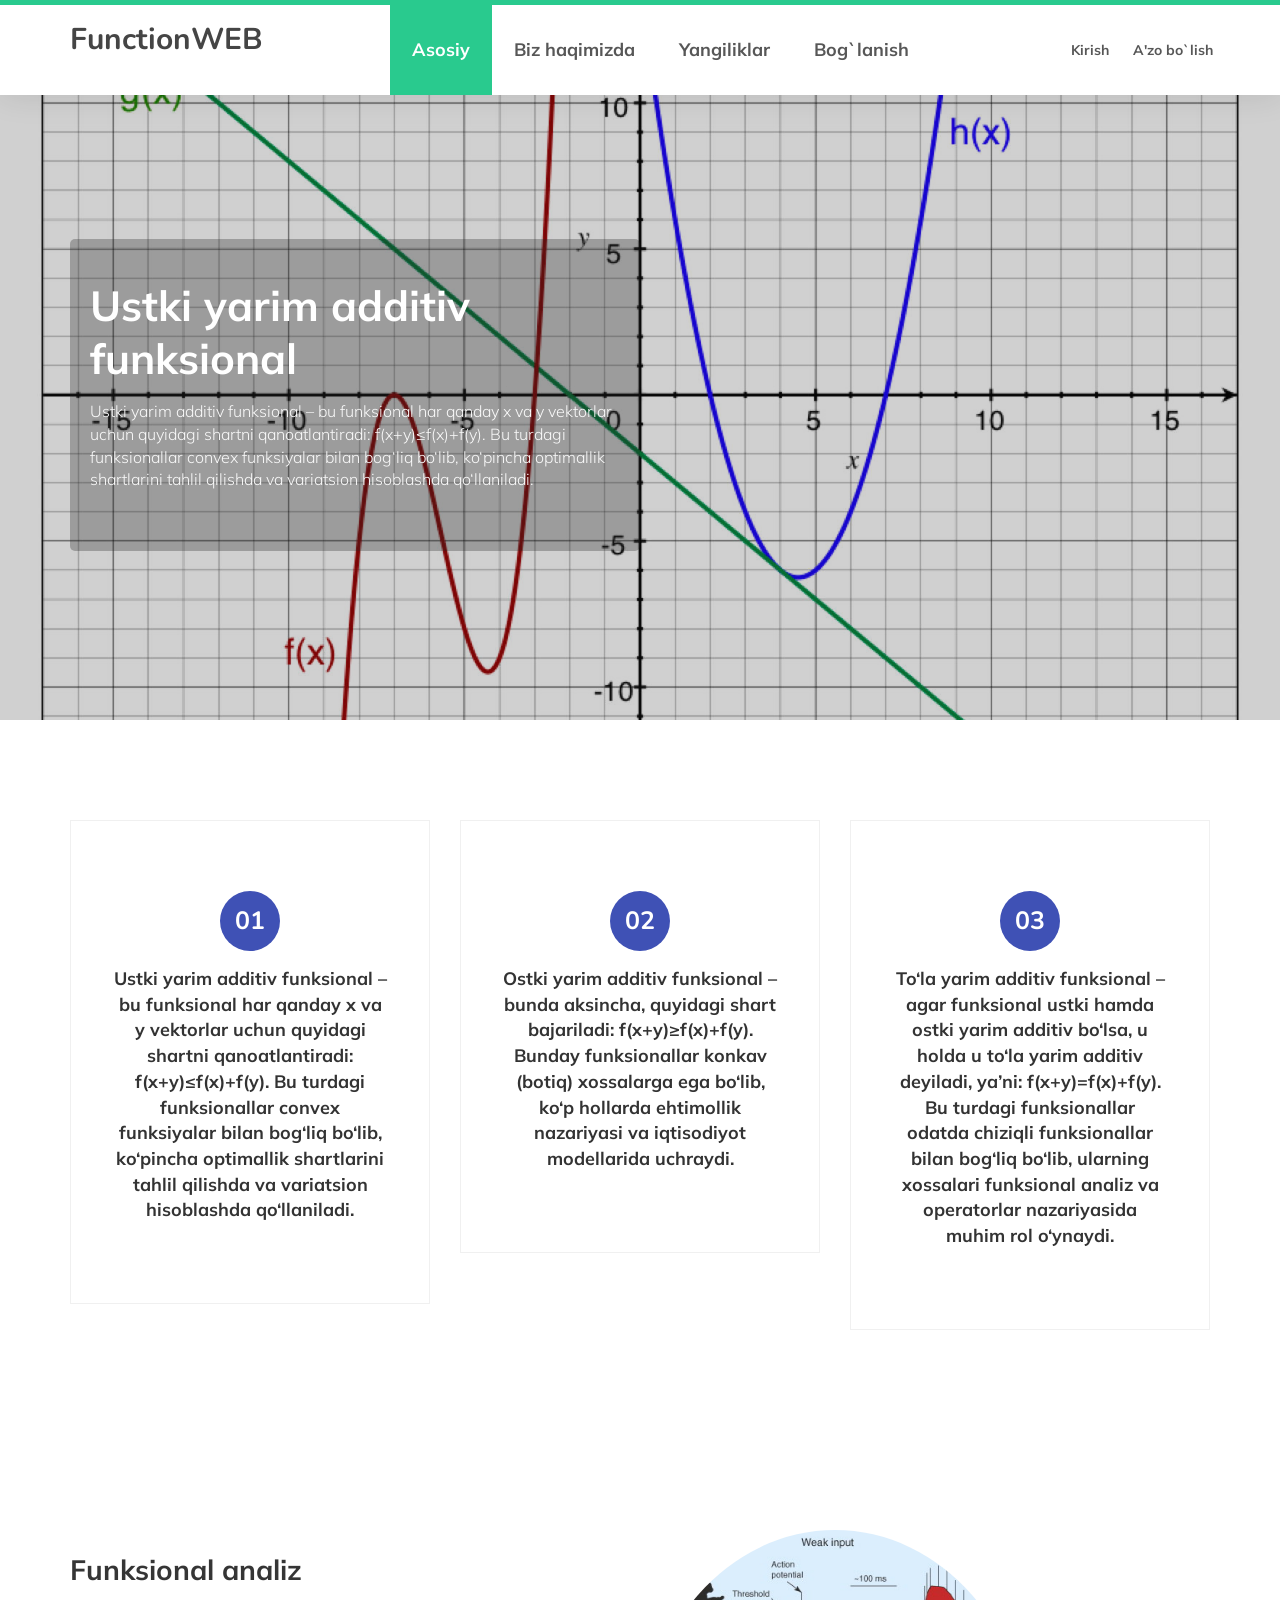
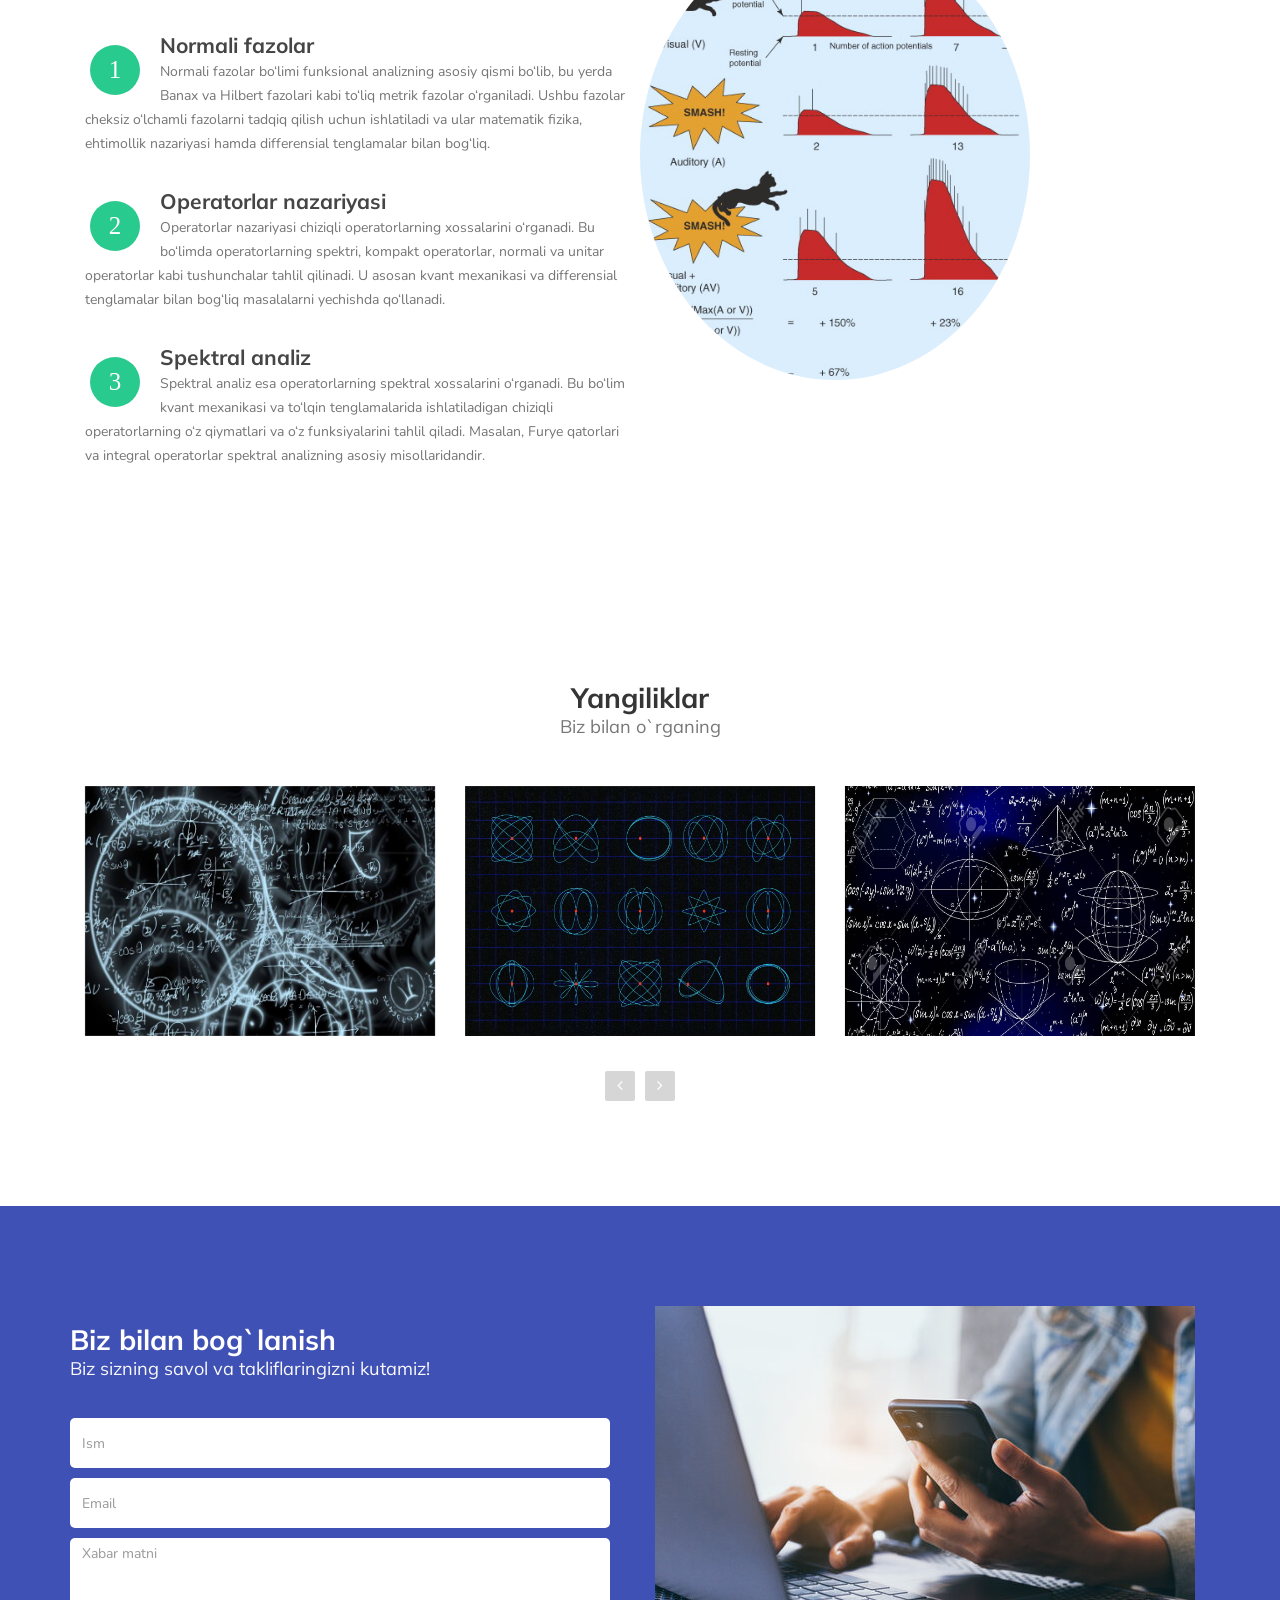
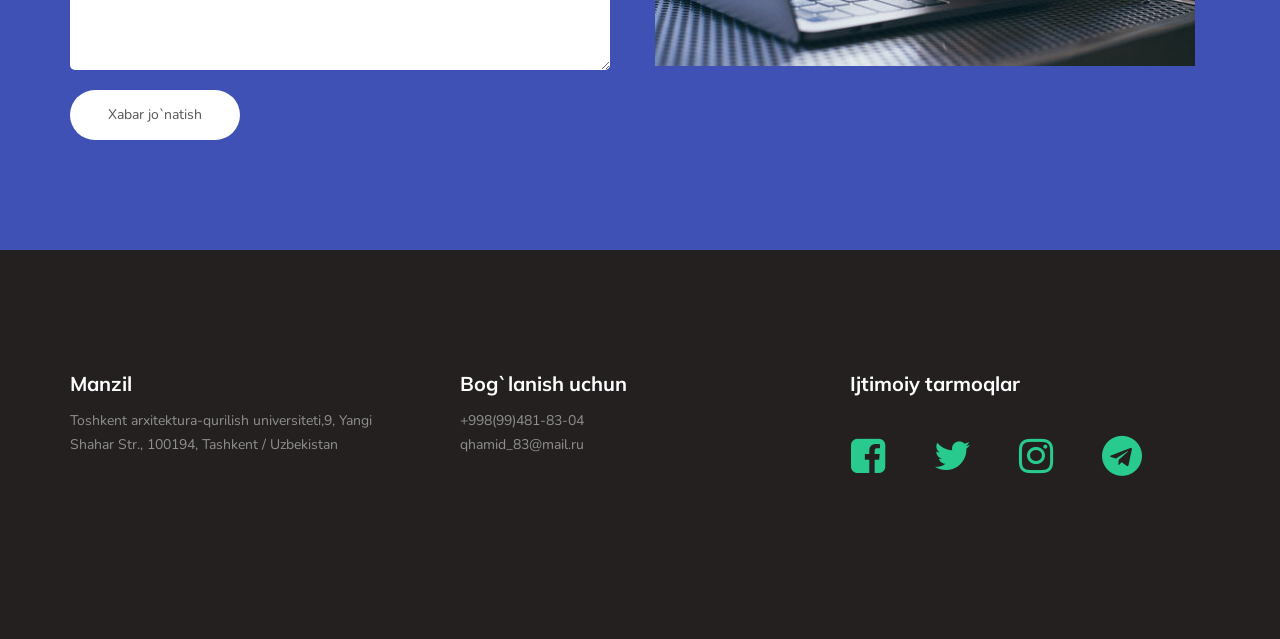
<file: index.html>
<!DOCTYPE html>
<html lang="en">

<head>

     <title>FunctionWEB</title>
     <meta charset="UTF-8">
     <meta http-equiv="X-UA-Compatible" content="IE=Edge">
     <meta name="description" content="">
     <meta name="keywords" content="">
     <meta name="author" content="">
     <meta name="viewport" content="width=device-width, initial-scale=1, maximum-scale=1">

     <link rel="stylesheet" href="css/bootstrap.min.css">
     <link rel="stylesheet" href="css/font-awesome.min.css">
     <link rel="stylesheet" href="css/owl.carousel.css">
     <link rel="stylesheet" href="css/owl.theme.default.min.css">

     <!-- MAIN CSS -->
     <link rel="stylesheet" href="css/templatemo-style.css">

</head>

<body id="top" data-spy="scroll" data-target=".navbar-collapse" data-offset="50">

     <!-- PRE LOADER -->
     <!-- <section class="preloader">
          <div class="spinner">

               <span class="spinner-rotate"></span>

          </div>
     </section> -->


     <!-- MENU -->
     <section class="navbar custom-navbar navbar-fixed-top" role="navigation">
          <div class="container">

               <div class="navbar-header">
                    <button class="navbar-toggle" data-toggle="collapse" data-target=".navbar-collapse">
                         <span class="icon icon-bar"></span>
                         <span class="icon icon-bar"></span>
                         <span class="icon icon-bar"></span>
                    </button>

                    <!-- lOGO TEXT HERE -->
                    <a href="index.html" class="navbar-brand" style="font-size: 3rem;">FunctionWEB</a>
               </div>

               <!-- MENU LINKS -->
               <div class="collapse navbar-collapse">
                    <ul class="nav navbar-nav navbar-nav-first">
                         <li><a href="#top" class="smoothScroll"><h4>Asosiy</h4></a></li>
                         <li><a href="#about" class="smoothScroll"><h4>Biz haqimizda</h4></a></li>
                         <li><a href="#courses" class="smoothScroll"><h4>Yangiliklar</h4></a></li>
                         <li><a href="#contact" class="smoothScroll"><h4>Bog`lanish</h4></a></li>
                    </ul>

                    <ul class="nav navbar-nav navbar-right">
                         <li><a href="student/signin.html"><h5>Kirish</h5></a></li>
                         <li><a href="student/signup.html"><h5>A'zo bo`lish</h5></a></li>
                    </ul>
               </div>

          </div>
     </section>


     <!-- HOME -->
     <section id="home">
          <div class="row">
               <div class="owl-carousel owl-theme home-slider">
                    <div class="item item-first">
                         <div class="caption">
                              <div class="container">
                                   <div class="col-md-6 col-sm-12 p-3" 
                                   style="background-color: rgba(37, 37, 37, 0.3);
                                   border-radius: 5px;
                                   padding: 20px;">
                                        <h1>Ustki yarim additiv funksional</h1>
                                        <h3 class="font-weight-bold">Ustki yarim additiv funksional – bu funksional har qanday x va y vektorlar uchun quyidagi shartni qanoatlantiradi: f(x+y)≤f(x)+f(y). Bu turdagi funksionallar convex funksiyalar bilan bog‘liq bo‘lib, ko‘pincha optimallik shartlarini tahlil qilishda va variatsion hisoblashda qo‘llaniladi.</h3>
                                   </div>
                              </div>
                         </div>
                    </div>

                    <div class="item item-second">
                         <div class="caption">
                              <div class="container">
                                   <div class="col-md-6 col-sm-12 p-3" 
                                   style="background-color: rgba(37, 37, 37, 0.3);">
                                        <h1>Ostki yarim additiv funksional</h1>
                                        <h3>Ostki yarim additiv funksional – bunda aksincha, quyidagi shart bajariladi: f(x+y)≥f(x)+f(y). Bunday funksionallar konkav (botiq) xossalarga ega bo‘lib, ko‘p hollarda ehtimollik nazariyasi va iqtisodiyot modellarida uchraydi.</h3>
                                   </div>
                              </div>
                         </div>
                    </div>

                    <div class="item item-third">
                         <div class="caption">
                              <div class="container">
                                   <div class="col-md-6 col-sm-12 p-3" 
                                   style="background-color: rgba(37, 37, 37, 0.3);">
                                        <h1>To‘la yarim additiv funksional</h1>
                                        <h3>To‘la yarim additiv funksional – agar funksional ustki hamda ostki yarim additiv bo‘lsa, u holda u to‘la yarim additiv deyiladi, ya’ni: f(x+y)=f(x)+f(y). Bu turdagi funksionallar odatda chiziqli funksionallar bilan bog‘liq bo‘lib, ularning xossalari funksional analiz va operatorlar nazariyasida muhim rol o‘ynaydi.</h3>
                                   </div>
                              </div>
                         </div>
                    </div>
               </div>
          </div>
     </section>


     <!-- FEATURE -->
     <section id="feature">
          <div class="container">
               <div class="row">

                    <div class="col-md-4 col-sm-4">
                         <div class="feature-thumb text-center">
                              <span>01</span>
                              <h4 style="text-align: center;">Ustki yarim additiv funksional – bu funksional har qanday x va y vektorlar uchun quyidagi shartni qanoatlantiradi: f(x+y)≤f(x)+f(y). Bu turdagi funksionallar convex funksiyalar bilan bog‘liq bo‘lib, ko‘pincha optimallik shartlarini tahlil qilishda va variatsion hisoblashda qo‘llaniladi.</h4>
                         </div>
                    </div>

                    <div class="col-md-4 col-sm-4">
                         <div class="feature-thumb text-center">
                              <span>02</span>
                              <h4 style="text-align: center;">
                                   Ostki yarim additiv funksional – bunda aksincha, quyidagi shart bajariladi: f(x+y)≥f(x)+f(y). Bunday funksionallar konkav (botiq) xossalarga ega bo‘lib, ko‘p hollarda ehtimollik nazariyasi va iqtisodiyot modellarida uchraydi.</h4>
                         </div>
                    </div>

                    <div class="col-md-4 col-sm-4">
                         <div class="feature-thumb text-center">
                              <span>03</span>
                              <h4 style="text-align: center;">To‘la yarim additiv funksional – agar funksional ustki hamda ostki yarim additiv bo‘lsa, u holda u to‘la yarim additiv deyiladi, ya’ni: f(x+y)=f(x)+f(y). Bu turdagi funksionallar odatda chiziqli funksionallar bilan bog‘liq bo‘lib, ularning xossalari funksional analiz va operatorlar nazariyasida muhim rol o‘ynaydi.</h4>
                         </div>
                    </div>

               </div>
          </div>
     </section>


     <!-- ABOUT -->
     <section id="about">
          <div class="container">
               <div class="row">
                    <div class="col-md-6 col-sm-12">
                         <div class="about-info">
                              <h2>Funksional analiz</h2>
                              <figure>
                                   <span><i class="fa">1</i></span>
                                   <figcaption>
                                        <h3>Normali fazolar</h3>
                                        <p>Normali fazolar bo‘limi funksional analizning asosiy qismi bo‘lib, bu yerda Banax va Hilbert fazolari kabi to‘liq metrik fazolar o‘rganiladi. Ushbu fazolar cheksiz o‘lchamli fazolarni tadqiq qilish uchun ishlatiladi va ular matematik fizika, ehtimollik nazariyasi hamda differensial tenglamalar bilan bog‘liq.</p>
                                   </figcaption>
                              </figure>
                              <figure>
                                   <span><i class="fa">2</i></span>
                                   <figcaption>
                                        <h3>Operatorlar nazariyasi    </h3>
                                        <p>Operatorlar nazariyasi chiziqli operatorlarning xossalarini o‘rganadi. Bu bo‘limda operatorlarning spektri, kompakt operatorlar, normali va unitar operatorlar kabi tushunchalar tahlil qilinadi. U asosan kvant mexanikasi va differensial tenglamalar bilan bog‘liq masalalarni yechishda qo‘llanadi.</p>
                                   </figcaption>
                              </figure>
                              <figure>
                                   <span><i class="fa">3</i></span>
                                   <figcaption>
                                        <h3>Spektral analiz</h3>
                                        <p>Spektral analiz esa operatorlarning spektral xossalarini o‘rganadi. Bu bo‘lim kvant mexanikasi va to‘lqin tenglamalarida ishlatiladigan chiziqli operatorlarning o‘z qiymatlari va o‘z funksiyalarini tahlil qiladi. Masalan, Furye qatorlari va integral operatorlar spektral analizning asosiy misollaridandir.</p>
                                   </figcaption>
                              </figure>
                         </div>
                    </div>
                    <div class="col-md-4 col-sm-12" 
                    style="overflow: hidden; 
                           height: 50vh;
                           border-radius: 50%;
                           background-image: url(images/dm5.jpg);
                           background-size: cover;
                           background-repeat: no-repeat;">
                    </div>

               </div>
          </div>
     </section>


     <!-- Courses -->
     <section id="courses">
          <div class="container">
               <div class="row">

                    <div class="col-md-12 col-sm-12">
                         <div class="section-title">
                              <h2>Yangiliklar <small>Biz bilan o`rganing</small></h2>
                         </div>

                         <div class="owl-carousel owl-theme owl-courses">
                              <div class="col-md-4 col-sm-4">
                                   <div class="item">
                                        <img src="images/dm1.jpg" style="width: 350px;height: 250px;" alt="">
                                   </div>
                              </div>

                              <div class="col-md-4 col-sm-4">
                                   <div class="item">
                                       <img src="images/dm2.webp" style="width: 350px;height: 250px;" alt="">
                                   </div>
                              </div>

                              <div class="col-md-4 col-sm-4">
                                   <div class="item">
                                        <img src="images/dm3.jpg" style="width: 350px;height: 250px;" alt="">
                                   </div>
                              </div>

                              <div class="col-md-4 col-sm-4">
                                   <div class="item">
                                       <img src="images/dm1.jpg" style="width: 350px;height: 250px;" alt="">
                                   </div>
                              </div>

                              <div class="col-md-4 col-sm-4">
                                   <div class="item">
                                       <img src="images/dm4.jpg" style="width: 350px;height: 250px;" alt="">
                                   </div>
                              </div>

                         </div>

                    </div>
               </div>
     </section>

     <!-- CONTACT -->
     <section id="contact">
          <div class="container">
               <div class="row">
                    <div class="col-md-6 col-sm-12">
                         <form id="contact-form" role="form" action="https://t.me/qhamid_83" method="post">
                              <div class="section-title">
                                   <h2>Biz bilan bog`lanish <small>Biz sizning savol va takliflaringizni kutamiz!</small></h2>
                              </div>

                              <div class="col-md-12 col-sm-12">
                                   <input type="text" class="form-control" placeholder="Ism" name="name"
                                        required="">

                                   <input type="email" class="form-control" placeholder="Email"
                                        name="email" required="">

                                   <textarea class="form-control" rows="6" placeholder="Xabar matni"
                                        name="message" required=""></textarea>
                              </div>

                              <div class="col-md-4 col-sm-12">
                                   <input type="submit" class="form-control" name="send message" value="Xabar jo`natish">
                              </div>

                         </form>
                    </div>

                    <div class="col-md-6 col-sm-12">
                         <div class="contact-image">
                              <img src="images/contact-image.jpg" class="img-responsive" alt="Smiling Two Girls">
                         </div>
                    </div>

               </div>
          </div>
     </section>


     <!-- FOOTER -->
     <footer id="footer">
          <div class="container">
               <div class="row">

                    <div class="col-md-4 col-sm-6">
                         <div class="footer-info">
                              <div class="section-title">
                                   <h2>Manzil</h2>
                              </div>
                              <address>
                                   <p>Toshkent arxitektura-qurilish universiteti,9, Yangi Shahar Str., 100194, Tashkent / Uzbekistan</p>
                              </address>
                         </div>
                    </div>

                    <div class="col-md-4 col-sm-6">
                         <div class="footer-info">
                              <div class="section-title">
                                   <h2>Bog`lanish uchun</h2>
                              </div>
                              <address>
                                   <p> +998(99)481-83-04</p>
                                   <p><a href="qhamid_83@mail.ru">qhamid_83@mail.ru</a></p>
                              </address>

                         </div>
                    </div>
                    <div class="col-md-4 col-sm-6">
                         <div class="footer-info">
                              <div class="section-title">
                                   <h2>Ijtimoiy tarmoqlar</h2>
                              </div>
                              <ul class="social-icon">
                                   <li style="width: 80px; height: 80px;"><a href="#" style="font-size: 4rem;" class="fa fa-facebook-square" attr="facebook icon"></a></li>
                                   <li style="width: 80px; height: 80px;"><a href="#" style="font-size: 4rem;" class="fa fa-twitter"></a></li>
                                   <li style="width: 80px; height: 80px;"><a href="#" style="font-size: 4rem;" class="fa fa-instagram"></a></li>
                                   <li style="width: 80px; height: 80px;"><a href="https://t.me/qhamid_83"
                                                                                      style="font-size: 4rem;" class="fa fa-telegram"></a></li>
                              </ul>
                         </div>
                    </div>
               </div>
          </div>
     </footer>


     <!-- SCRIPTS -->
     <script src="js/jquery.js"></script>
     <script src="js/bootstrap.min.js"></script>
     <script src="js/owl.carousel.min.js"></script>
     <script src="js/smoothscroll.js"></script>
     <script src="js/custom.js"></script>

</body>

</html>
</file>
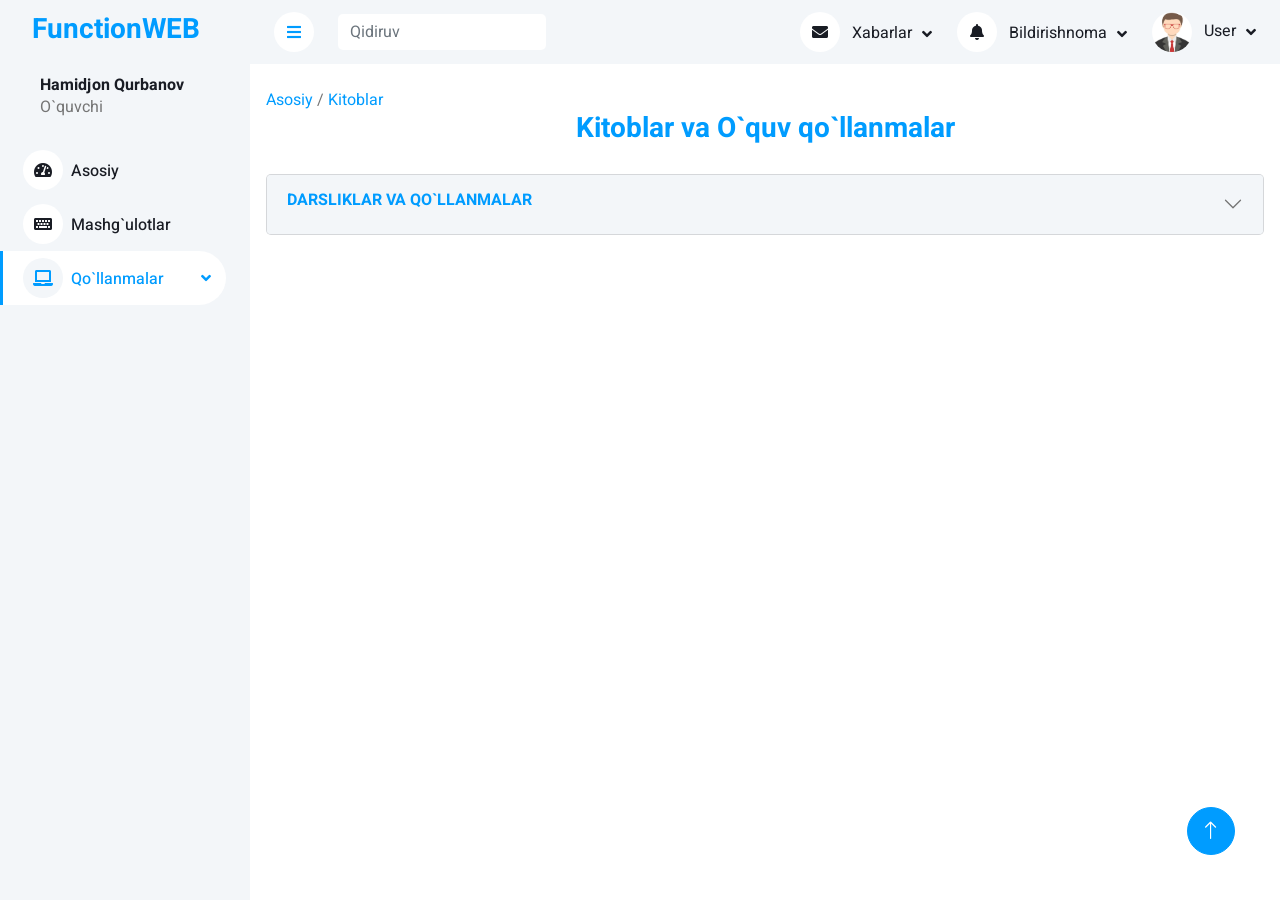
<file: student/books.html>
<!DOCTYPE html>
<html lang="en">

<head>
    <meta charset="utf-8">
    <title>FunctionWEB</title>
    <meta content="width=device-width, initial-scale=1.0" name="viewport">
    <meta content="" name="keywords">
    <meta content="" name="description">

    <!-- Favicon -->
    <link href="img/favicon.ico" rel="icon">

    <!-- Google Web Fonts -->
    <link rel="preconnect" href="https://fonts.googleapis.com">
    <link rel="preconnect" href="https://fonts.gstatic.com" crossorigin>
    <link href="https://fonts.googleapis.com/css2?family=Heebo:wght@400;500;600;700&display=swap" rel="stylesheet">

    <!-- Icon Font Stylesheet -->
    <link href="https://cdnjs.cloudflare.com/ajax/libs/font-awesome/5.10.0/css/all.min.css" rel="stylesheet">
    <link href="https://cdn.jsdelivr.net/npm/bootstrap-icons@1.4.1/font/bootstrap-icons.css" rel="stylesheet">

    <!-- Libraries Stylesheet -->
    <link href="lib/owlcarousel/assets/owl.carousel.min.css" rel="stylesheet">
    <link href="lib/tempusdominus/css/tempusdominus-bootstrap-4.min.css" rel="stylesheet" />

    <!-- Customized Bootstrap Stylesheet -->
    <link href="css/bootstrap.min.css" rel="stylesheet">

    <!-- Template Stylesheet -->
    <link href="css/style.css" rel="stylesheet">
    <link rel="stylesheet" href="css/books.css">
</head>

<body>
    <div class="container-fluid position-relative bg-white d-flex p-0">
        <!-- Spinner Start -->
        <div id="spinner"
            class="show bg-white position-fixed translate-middle w-100 vh-100 top-50 start-50 d-flex align-items-center justify-content-center">
            <div class="spinner-border text-primary" style="width: 3rem; height: 3rem;" role="status">
                <span class="sr-only">Loading...</span>
            </div>
        </div>
        <!-- Spinner End -->


        <!-- Sidebar Start -->
        <div class="sidebar pe-4 pb-3">
            <nav class="navbar bg-light navbar-light">
                <a href="studentindex.html" class="navbar-brand mx-4 mb-3">
                    <h3 class="text-primary"><i class="me-2"></i>FunctionWEB</h3>
                </a>
                <div class="d-flex align-items-center ms-4 mb-4">
                    <div class="ms-3">
                        <h6 class="mb-0">Hamidjon Qurbanov</h6>
                        <span>O`quvchi</span>
                    </div>
                </div>
                <div class="navbar-nav w-100">
                    <a href="studentindex.html" class="nav-item nav-link"><i
                            class="fa fa-tachometer-alt me-2"></i>Asosiy</a>
                    <a href="lessons.html" class="nav-item nav-link"><i class="fa fa-keyboard me-2"></i>Mashg`ulotlar</a>
                    <div class="nav-item dropdown">
                        <a href="#" class="nav-link dropdown-toggle active" data-bs-toggle="dropdown"><i
                                class="fa fa-laptop me-2"></i>Qo`llanmalar</a>
                        <div class="dropdown-menu bg-transparent border-0">
                            <a href="books.html" class="dropdown-item">Kitoblar</a>
                            <a href="videos.html" class="dropdown-item">Video darslar</a>
                        </div>
                    </div>
                    <!-- <a href="report.html" class="nav-item nav-link"><i class="fa fa-chart-bar me-2"></i>Hisobot</a> -->
                </div>
            </nav>
        </div>
        <!-- Sidebar End -->


        <!-- Content Start -->
        <div class="content">
            <!-- Navbar Start -->
            <nav class="navbar navbar-expand bg-light navbar-light sticky-top px-4 py-0">
                <a href="studentindex.html" class="navbar-brand d-flex d-lg-none me-4">
                    <h2 class="text-primary mb-0"><i class="fa fa-hashtag"></i></h2>
                </a>
                <a href="#" class="sidebar-toggler flex-shrink-0">
                    <i class="fa fa-bars"></i>
                </a>
                <form class="d-none d-md-flex ms-4">
                    <input class="form-control border-0" type="search" placeholder="Qidiruv">
                </form>
                <div class="navbar-nav align-items-center ms-auto">
                    <div class="nav-item dropdown">
                        <a href="#" class="nav-link dropdown-toggle" data-bs-toggle="dropdown">
                            <i class="fa fa-envelope me-lg-2"></i>
                            <span class="d-none d-lg-inline-flex">Xabarlar</span>
                        </a>
                        <div class="dropdown-menu dropdown-menu-end bg-light border-0 rounded-0 rounded-bottom m-0">
                            <a href="#" class="dropdown-item">
                                <div class="d-flex align-items-center">
                                    <!-- <img class="rounded-circle" src="img/user.jpg" alt="" style="width: 40px; height: 40px;">
                                    <div class="ms-2">
                                        <h6 class="fw-normal mb-0">Jhon send you a message</h6>
                                        <small>15 minutes ago</small>
                                    </div> -->
                                </div>
                            </a>
                            <hr class="dropdown-divider">
                            <a href="#" class="dropdown-item">
                                <div class="d-flex align-items-center">
                                    <!-- <img class="rounded-circle" src="img/user.jpg" alt="" style="width: 40px; height: 40px;">
                                    <div class="ms-2">
                                        <h6 class="fw-normal mb-0">Jhon send you a message</h6>
                                        <small>15 minutes ago</small>
                                    </div> -->
                                </div>
                            </a>
                            <hr class="dropdown-divider">
                            <a href="#" class="dropdown-item">
                                <div class="d-flex align-items-center">
                                    <!-- <img class="rounded-circle" src="img/user.jpg" alt="" style="width: 40px; height: 40px;">
                                    <div class="ms-2">
                                        <h6 class="fw-normal mb-0">Jhon send you a message</h6>
                                        <small>15 minutes ago</small>
                                    </div> -->
                                </div>
                            </a>
                            <hr class="dropdown-divider">
                            <a href="#" class="dropdown-item text-center">Barchasi</a>
                        </div>
                    </div>
                    <div class="nav-item dropdown">
                        <a href="#" class="nav-link dropdown-toggle" data-bs-toggle="dropdown">
                            <i class="fa fa-bell me-lg-2"></i>
                            <span class="d-none d-lg-inline-flex">Bildirishnoma</span>
                        </a>
                        <div class="dropdown-menu dropdown-menu-end bg-light border-0 rounded-0 rounded-bottom m-0">
                            <a href="#" class="dropdown-item">
                                <!-- <h6 class="fw-normal mb-0">Profile updated</h6>
                                <small>15 minutes ago</small> -->
                            </a>
                            <hr class="dropdown-divider">
                            <a href="#" class="dropdown-item">
                                <!-- <h6 class="fw-normal mb-0">New user added</h6>
                                <small>15 minutes ago</small> -->
                            </a>
                            <hr class="dropdown-divider">
                            <a href="#" class="dropdown-item">
                                <!-- <h6 class="fw-normal mb-0">Password changed</h6>
                                <small>15 minutes ago</small> -->
                            </a>
                            <hr class="dropdown-divider">
                            <a href="#" class="dropdown-item text-center">Barcha bildirishnomalar</a>
                        </div>
                    </div>
                    <div class="nav-item dropdown">
                        <a href="#" class="nav-link dropdown-toggle" data-bs-toggle="dropdown">
                            <img class="rounded-circle me-lg-2" src="img/user.jpg" alt=""
                                style="width: 40px; height: 40px;">
                            <span class="d-none d-lg-inline-flex">User</span>
                        </a>
                        <div class="dropdown-menu dropdown-menu-end bg-light border-0 rounded-0 rounded-bottom m-0">
                            <a href="#" class="dropdown-item">Shaxsiy kabinet</a>
                            <a href="#" class="dropdown-item">Sozlamalar</a>
                            <a href="#" class="dropdown-item">Chiqish</a>
                        </div>
                    </div>
                </div>
            </nav>
            <!-- Navbar End -->

            <!-- Books List Start -->

            <div class="continer-fluid mt-2 p-3">
                <div class="row">
                    <div class="col-12">
                        <a href="studentindex.html">Asosiy</a> /
                        <a href="books.html">Kitoblar</a>
                    </div>
                </div>
                <div class="row">
                    <div class="col-6 offset-3">
                        <h3 class=" text-center text-primary">Kitoblar va O`quv qo`llanmalar</h3>
                    </div>
                </div>
                <div class="row mt-3">
                    <div class="col-lg-12 col-md-6 mb-4 mb-lg-0 mt-1">
                        <div class="accordion-item">
                            <h2 class="accordion-header" id="heading1">
                                <button class="accordion-button collapsed" type="button" data-bs-toggle="collapse" data-bs-target="#collapse1"
                                    aria-expanded="false" aria-controls="collapse18" style="text-transform: uppercase;">
                                    <h6 class=" text-center text-primary">Darsliklar va qo`llanmalar</h6>
                                </button>
                            </h2>
                            <div id="collapse1" class="accordion-collapse collapse" aria-labelledby="heading18" data-bs-parent="#accordionExample">
                                <div class="accordion-body">
                                    <div class="row"> 
                                        <div class="col-lg-2 col-xs-6 col-sm-4 p-2">
                                            <div class="card" id="cardb">
                                                <div class="card-header bg-light d-flex justify-content-between align-items-center">
                                                    <img class="card-image w-100 bookimg" src="../student/sourses/books/images/books-3.png" alt="">
                                                </div>
                                                <div class="card-body p-2 text-center">
                                                    <h6 class="text-center  text-primary">Ayupov Xudoybergan</h6>
                                                </div>
                                                <div class="card-footer text-center">
                                                    <a href="../student/sourses/books/1. Аюпов_Худойберг.pdf" class="fa fa-download">Yuklash</a>
                                                </div>
                                            </div>
                                        </div>   
                                        <div class="col-lg-2 col-xs-6 col-sm-4 p-2">
                                            <div class="card" id="cardb">
                                                <div class="card-header bg-light d-flex justify-content-between align-items-center">
                                                    <img class="card-image w-100 bookimg" src="../student/sourses/books/images/books-3.png" alt="">
                                                </div>
                                                <div class="card-body p-2 text-center">
                                                    <h6 class="text-center  text-primary">Zadachnik</h6>
                                                </div>
                                                <div class="card-footer text-center">
                                                    <a href="../student/sourses/books/1.1.задачник.pdf" class="fa fa-download">Yuklash</a>
                                                </div>
                                            </div>
                                        </div>   
                                        <div class="col-lg-2 col-xs-6 col-sm-4 p-2">
                                            <div class="card" id="cardb">
                                                <div class="card-header bg-light d-flex justify-content-between align-items-center">
                                                    <img class="card-image w-100 bookimg" src="../student/sourses/books/images/books-3.png" alt="">
                                                </div>
                                                <div class="card-body p-2 text-center">
                                                    <h6 class="text-center  text-primary">Funksional_analiz_kursi_Sarimsoqov</h6>
                                                </div>
                                                <div class="card-footer text-center">
                                                    <a href="../student/sourses/books/1.2. Funksional_analiz_kursi_Sarimsoqov.pdf" class="fa fa-download">Yuklash</a>
                                                </div>
                                            </div>
                                        </div> 
                                        <div class="col-lg-2 col-xs-6 col-sm-4 p-2">
                                            <div class="card" id="cardb">
                                                <div class="card-header bg-light d-flex justify-content-between align-items-center">
                                                    <img class="card-image w-100 bookimg" src="../student/sourses/books/images/books-3.png" alt="">
                                                </div>
                                                <div class="card-body p-2 text-center">
                                                    <h6 class="text-center  text-primary">Funksional analiz. 1-qism (J.Abdullayev, Yu.Eshqobilov)</h6>
                                                </div>
                                                <div class="card-footer text-center">
                                                    <a href="../student/sourses/books/1.3. Funksional analiz. 1-qism (J.Abdullayev, Yu.Eshqobilov).pdf" class="fa fa-download">Yuklash</a>
                                                </div>
                                            </div>
                                        </div>
                                        <div class="col-lg-2 col-xs-6 col-sm-4 p-2">
                                            <div class="card" id="cardb">
                                                <div class="card-header bg-light d-flex justify-content-between align-items-center">
                                                    <img class="card-image w-100 bookimg" src="../student/sourses/books/images/books-3.png" alt="">
                                                </div>
                                                <div class="card-body p-2 text-center">
                                                    <h6 class="text-center  text-primary">Funk_analiz_Samarqand</h6>
                                                </div>
                                                <div class="card-footer text-center">
                                                    <a href="../student/sourses/books/1.4. Funk_analiz_Samarqand.pdf" class="fa fa-download">Yuklash</a>
                                                </div>
                                            </div>
                                        </div>
                                        <div class="col-lg-2 col-xs-6 col-sm-4 p-2">
                                            <div class="card" id="cardb">
                                                <div class="card-header bg-light d-flex justify-content-between align-items-center">
                                                    <img class="card-image w-100 bookimg" src="../student/sourses/books/images/books-3.png" alt="">
                                                </div>
                                                <div class="card-body p-2 text-center">
                                                    <h6 class="text-center  text-primary">Funksional analiz (Sh.Ayupov va b.)</h6>
                                                </div>
                                                <div class="card-footer text-center">
                                                    <a href="../student/sourses/books/1.5. Funksional analiz (Sh.Ayupov va b.).pdf" class="fa fa-download">Yuklash</a>
                                                </div>
                                            </div>
                                        </div>  
                                        <div class="col-lg-2 col-xs-6 col-sm-4 p-2">
                                            <div class="card" id="cardb">
                                                <div class="card-header bg-light d-flex justify-content-between align-items-center">
                                                    <img class="card-image w-100 bookimg" src="../student/sourses/books/images/books-3.png" alt="">
                                                </div>
                                                <div class="card-body p-2 text-center">
                                                    <h6 class="text-center  text-primary">Funksional analiz - Riskeldi Turgunbaev (2)</h6>
                                                </div>
                                                <div class="card-footer text-center">
                                                    <a href="../student/sourses/books/1.6. функционал анализ - Riskeldi Turgunbaev (2).pdf" class="fa fa-download">Yuklash</a>
                                                </div>
                                            </div>
                                        </div>  
                                    </div>
                                </div>
                            </div>
                        </div>
                    </div>
                </div>
            </div>

            <!-- Books List End -->

        </div>
        <!-- Content End -->


        <!-- Back to Top -->
        <a href="#" class="btn btn-lg btn-primary btn-lg-square back-to-top"><i class="bi bi-arrow-up"></i></a>
    </div>

    <!-- JavaScript Libraries -->
    <script src="https://code.jquery.com/jquery-3.4.1.min.js"></script>
    <script src="https://cdn.jsdelivr.net/npm/bootstrap@5.0.0/dist/js/bootstrap.bundle.min.js"></script>
    <script src="lib/chart/chart.min.js"></script>
    <script src="lib/easing/easing.min.js"></script>
    <script src="lib/waypoints/waypoints.min.js"></script>
    <script src="lib/owlcarousel/owl.carousel.min.js"></script>
    <script src="lib/tempusdominus/js/moment.min.js"></script>
    <script src="lib/tempusdominus/js/moment-timezone.min.js"></script>
    <script src="lib/tempusdominus/js/tempusdominus-bootstrap-4.min.js"></script>

    <!-- Template Javascript -->
    <script src="js/main.js"></script>
</body>

</html>
</file>
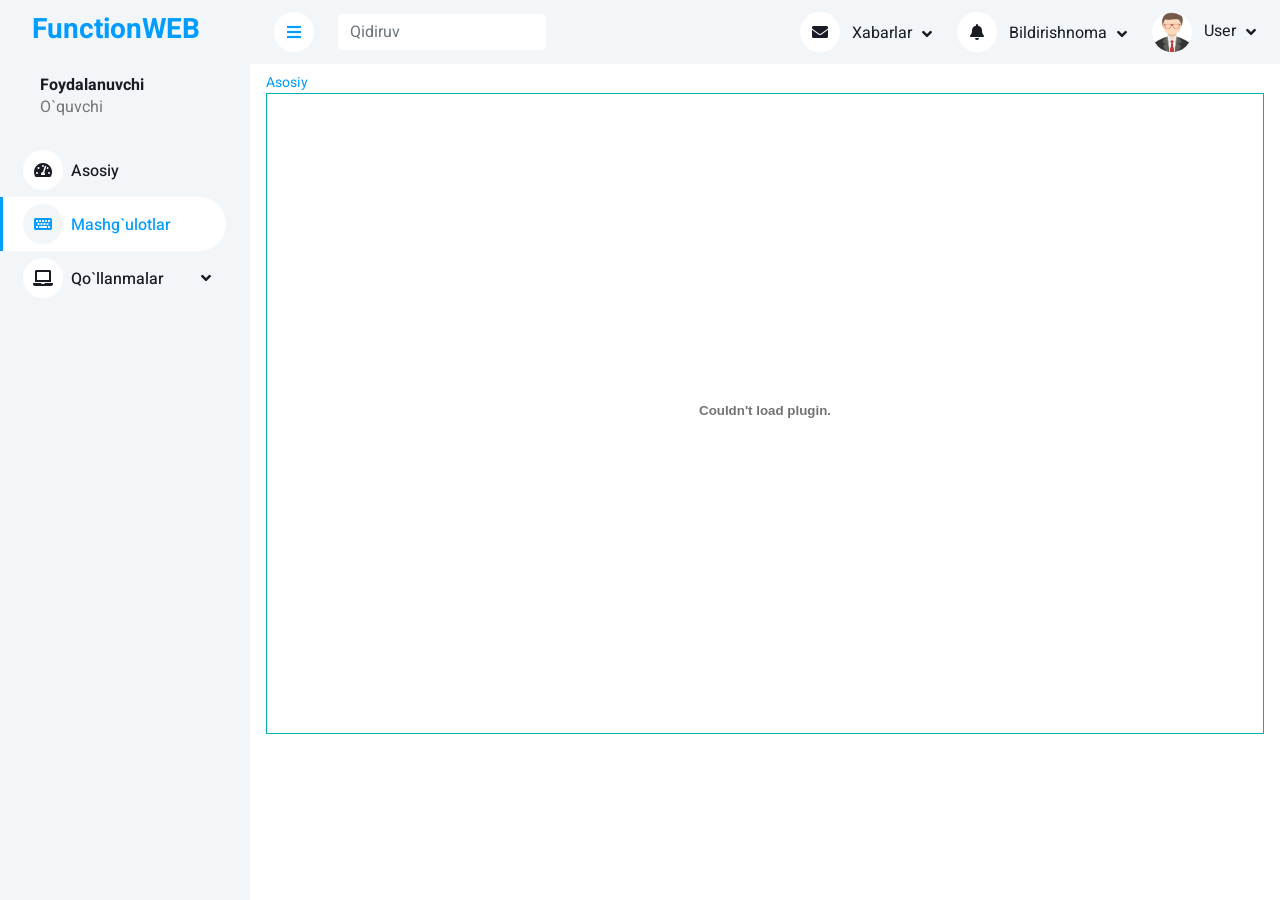
<file: student/firstLecture.html>
<!DOCTYPE html>
<html lang="en">

<head>
    <meta charset="utf-8">
    <title>FunctionWEB</title>
    <meta content="width=device-width, initial-scale=1.0" name="viewport">
    <meta content="" name="keywords">
    <meta content="" name="description">

    <!-- Favicon -->
    <link href="img/favicon.ico" rel="icon">

    <!-- Google Web Fonts -->
    <link rel="preconnect" href="https://fonts.googleapis.com">
    <link rel="preconnect" href="https://fonts.gstatic.com" crossorigin>
    <link href="https://fonts.googleapis.com/css2?family=Heebo:wght@400;500;600;700&display=swap" rel="stylesheet">

    <!-- Icon Font Stylesheet -->
    <link href="https://cdnjs.cloudflare.com/ajax/libs/font-awesome/5.10.0/css/all.min.css" rel="stylesheet">
    <link href="https://cdn.jsdelivr.net/npm/bootstrap-icons@1.4.1/font/bootstrap-icons.css" rel="stylesheet">

    <!-- Libraries Stylesheet -->
    <link href="lib/owlcarousel/assets/owl.carousel.min.css" rel="stylesheet">
    <link href="lib/tempusdominus/css/tempusdominus-bootstrap-4.min.css" rel="stylesheet" />

    <!-- Customized Bootstrap Stylesheet -->
    <link href="css/bootstrap.min.css" rel="stylesheet">

    <!-- Template Stylesheet -->
    <link href="css/style.css" rel="stylesheet">
    <style>
        .lScroll {
            height: 600px;
            background: transparent;
            overflow: scroll;
            overflow-x: hidden;
        }

        .lScroll::-webkit-scrollbar {
            width: 12px;
        }

        .lScroll::-webkit-scrollbar-track {
            -webkit-box-shadow: inset 0 0 6px rgba(0, 0, 0, 0.3);
            border-radius: 10px;
        }

        .lScroll::-webkit-scrollbar-thumb {
            border-radius: 10px;
            -webkit-box-shadow: inset 0 0 6px rgba(0, 0, 0, 0.5);
        }
    </style>
</head>

<body>
    <div class="container-fluid position-relative bg-white d-flex p-0">
        <!-- Spinner Start -->
        <div id="spinner"
            class="show bg-white position-fixed translate-middle w-100 vh-100 top-50 start-50 d-flex align-items-center justify-content-center">
            <div class="spinner-border text-primary" style="width: 3rem; height: 3rem;" role="status">
                <span class="sr-only">Loading...</span>
            </div>
        </div>
        <!-- Spinner End -->


        <!-- Sidebar Start -->
        <div class="sidebar pe-4 pb-3">
            <nav class="navbar bg-light navbar-light">
                <a href="studentindex.html" class="navbar-brand mx-4 mb-3">
                    <h3 class="text-primary"><i class="me-2"></i>FunctionWEB</h3>
                </a>
                <div class="d-flex align-items-center ms-4 mb-4">
                    <div class="ms-3">
                        <h6 class="mb-0">Foydalanuvchi</h6>
                        <span>O`quvchi</span>
                    </div>
                </div>
                <div class="navbar-nav w-100">
                    <a href="studentindex.html" class="nav-item nav-link"><i
                            class="fa fa-tachometer-alt me-2"></i>Asosiy</a>
                    <a href="lessons.html" class="nav-item nav-link active"><i
                            class="fa fa-keyboard me-2"></i>Mashg`ulotlar</a>
                    <div class="nav-item dropdown">
                        <a href="#" class="nav-link dropdown-toggle" data-bs-toggle="dropdown"><i
                                class="fa fa-laptop me-2"></i>Qo`llanmalar</a>
                        <div class="dropdown-menu bg-transparent border-0">
                            <a href="books.html" class="dropdown-item">Kitoblar</a>
                            <a href="videos.html" class="dropdown-item">Video darslar</a>
                        </div>
                    </div>
                    <!-- <a href="report.html" class="nav-item nav-link"><i class="fa fa-chart-bar me-2"></i>Hisobot</a> -->
                </div>
            </nav>
        </div>
        <!-- Sidebar End -->


        <!-- Content Start -->
        <div class="content">
            <!-- Navbar Start -->
            <nav class="navbar navbar-expand bg-light navbar-light sticky-top px-4 py-0">
                <a href="studentindex.html" class="navbar-brand d-flex d-lg-none me-4">
                    <h2 class="text-primary mb-0"><i class="fa fa-hashtag"></i></h2>
                </a>
                <a href="#" class="sidebar-toggler flex-shrink-0">
                    <i class="fa fa-bars"></i>
                </a>
                <form class="d-none d-md-flex ms-4">
                    <input class="form-control border-0" type="search" placeholder="Qidiruv">
                </form>
                <div class="navbar-nav align-items-center ms-auto">
                    <div class="nav-item dropdown">
                        <a href="#" class="nav-link dropdown-toggle" data-bs-toggle="dropdown">
                            <i class="fa fa-envelope me-lg-2"></i>
                            <span class="d-none d-lg-inline-flex">Xabarlar</span>
                        </a>
                        <div class="dropdown-menu dropdown-menu-end bg-light border-0 rounded-0 rounded-bottom m-0">
                            <a href="#" class="dropdown-item">
                                <div class="d-flex align-items-center">
                                    <!-- <img class="rounded-circle" src="img/user.jpg" alt="" style="width: 40px; height: 40px;">
                                    <div class="ms-2">
                                        <h6 class="fw-normal mb-0">Jhon send you a message</h6>
                                        <small>15 minutes ago</small>
                                    </div> -->
                                </div>
                            </a>
                            <hr class="dropdown-divider">
                            <a href="#" class="dropdown-item">
                                <div class="d-flex align-items-center">
                                    <!-- <img class="rounded-circle" src="img/user.jpg" alt="" style="width: 40px; height: 40px;">
                                    <div class="ms-2">
                                        <h6 class="fw-normal mb-0">Jhon send you a message</h6>
                                        <small>15 minutes ago</small>
                                    </div> -->
                                </div>
                            </a>
                            <hr class="dropdown-divider">
                            <a href="#" class="dropdown-item">
                                <div class="d-flex align-items-center">
                                    <!-- <img class="rounded-circle" src="img/user.jpg" alt="" style="width: 40px; height: 40px;">
                                    <div class="ms-2">
                                        <h6 class="fw-normal mb-0">Jhon send you a message</h6>
                                        <small>15 minutes ago</small>
                                    </div> -->
                                </div>
                            </a>
                            <hr class="dropdown-divider">
                            <a href="#" class="dropdown-item text-center">Barchasi</a>
                        </div>
                    </div>
                    <div class="nav-item dropdown">
                        <a href="#" class="nav-link dropdown-toggle" data-bs-toggle="dropdown">
                            <i class="fa fa-bell me-lg-2"></i>
                            <span class="d-none d-lg-inline-flex">Bildirishnoma</span>
                        </a>
                        <div class="dropdown-menu dropdown-menu-end bg-light border-0 rounded-0 rounded-bottom m-0">
                            <a href="#" class="dropdown-item">
                                <!-- <h6 class="fw-normal mb-0">Profile updated</h6>
                                <small>15 minutes ago</small> -->
                            </a>
                            <hr class="dropdown-divider">
                            <a href="#" class="dropdown-item">
                                <!-- <h6 class="fw-normal mb-0">New user added</h6>
                                <small>15 minutes ago</small> -->
                            </a>
                            <hr class="dropdown-divider">
                            <a href="#" class="dropdown-item">
                                <!-- <h6 class="fw-normal mb-0">Password changed</h6>
                                <small>15 minutes ago</small> -->
                            </a>
                            <hr class="dropdown-divider">
                            <a href="#" class="dropdown-item text-center">Barcha bildirishnomalar</a>
                        </div>
                    </div>
                    <div class="nav-item dropdown">
                        <a href="#" class="nav-link dropdown-toggle" data-bs-toggle="dropdown">
                            <img class="rounded-circle me-lg-2" src="img/user.jpg" alt=""
                                style="width: 40px; height: 40px;">
                            <span class="d-none d-lg-inline-flex">User</span>
                        </a>
                        <div class="dropdown-menu dropdown-menu-end bg-light border-0 rounded-0 rounded-bottom m-0">
                            <a href="#" class="dropdown-item">Shaxsiy kabinet</a>
                            <a href="#" class="dropdown-item">Sozlamalar</a>
                            <a href="signin.html" class="dropdown-item">Chiqish</a>
                        </div>
                    </div>
                </div>
            </nav>
            <!-- Navbar End -->
            <!-- Lecture Start -->
            <div class="continer-fluid  p-3 pt-2">
                <div class="row">
                    <div class="col-12" style="font-size: 14px;">
                        <a href="studentindex.html">Asosiy</a>
                    </div>
                </div>
                <div class="row">
                    <div class="col-12">
                        <div class="row m-0 p-3" style="border: 1px solid  rgb(8, 173, 176);">
                            <div class="col-12">
                                <object 
                                    id="objL" 
                                    type="application/pdf"  
                                    class="w-100" 
                                    style="height: 600px;"
                                    data="../student/sourses/books/Yarim additiv funksonallar.pdf">
                                </object>
                            </div>
                        </div>
                    </div>
                </div>
            </div>
            <!-- Lecture End -->
        </div>
        <!-- Content End -->
    </div>

    <!-- JavaScript Libraries -->
    <script src="https://code.jquery.com/jquery-3.4.1.min.js"></script>
    <script src="https://cdn.jsdelivr.net/npm/bootstrap@5.0.0/dist/js/bootstrap.bundle.min.js"></script>
    <script src="lib/chart/chart.min.js"></script>
    <script src="lib/easing/easing.min.js"></script>
    <script src="lib/waypoints/waypoints.min.js"></script>
    <script src="lib/owlcarousel/owl.carousel.min.js"></script>
    <script src="lib/tempusdominus/js/moment.min.js"></script>
    <script src="lib/tempusdominus/js/moment-timezone.min.js"></script>
    <script src="lib/tempusdominus/js/tempusdominus-bootstrap-4.min.js"></script>

    <!-- Template Javascript -->
    <script src="js/main.js"></script>
    <!-- <script src="js/lecture.js"></script> -->
</body>

</html>
</file>
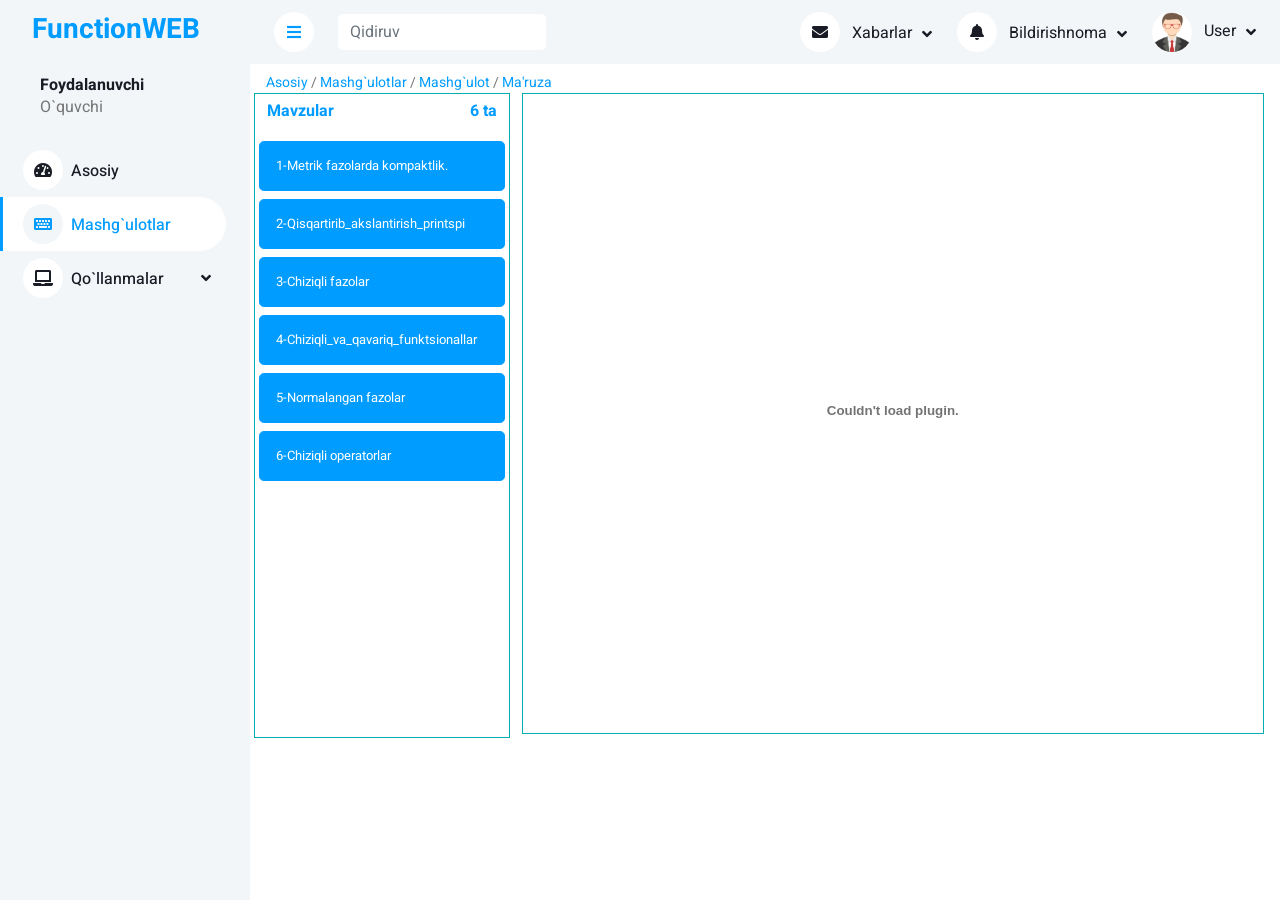
<file: student/lecture.html>
<!DOCTYPE html>
<html lang="en">

<head>
    <meta charset="utf-8">
    <title>FunctionWEB</title>
    <meta content="width=device-width, initial-scale=1.0" name="viewport">
    <meta content="" name="keywords">
    <meta content="" name="description">

    <!-- Favicon -->
    <link href="img/favicon.ico" rel="icon">

    <!-- Google Web Fonts -->
    <link rel="preconnect" href="https://fonts.googleapis.com">
    <link rel="preconnect" href="https://fonts.gstatic.com" crossorigin>
    <link href="https://fonts.googleapis.com/css2?family=Heebo:wght@400;500;600;700&display=swap" rel="stylesheet">

    <!-- Icon Font Stylesheet -->
    <link href="https://cdnjs.cloudflare.com/ajax/libs/font-awesome/5.10.0/css/all.min.css" rel="stylesheet">
    <link href="https://cdn.jsdelivr.net/npm/bootstrap-icons@1.4.1/font/bootstrap-icons.css" rel="stylesheet">

    <!-- Libraries Stylesheet -->
    <link href="lib/owlcarousel/assets/owl.carousel.min.css" rel="stylesheet">
    <link href="lib/tempusdominus/css/tempusdominus-bootstrap-4.min.css" rel="stylesheet" />

    <!-- Customized Bootstrap Stylesheet -->
    <link href="css/bootstrap.min.css" rel="stylesheet">

    <!-- Template Stylesheet -->
    <link href="css/style.css" rel="stylesheet">
    <style>
        .lScroll {
            height: 600px;
            background: transparent;
            overflow: scroll;
            overflow-x: hidden;
        }

        .lScroll::-webkit-scrollbar {
            width: 12px;
        }

        .lScroll::-webkit-scrollbar-track {
            -webkit-box-shadow: inset 0 0 6px rgba(0, 0, 0, 0.3);
            border-radius: 10px;
        }

        .lScroll::-webkit-scrollbar-thumb {
            border-radius: 10px;
            -webkit-box-shadow: inset 0 0 6px rgba(0, 0, 0, 0.5);
        }
    </style>
</head>

<body>
    <div class="container-fluid position-relative bg-white d-flex p-0">
        <!-- Spinner Start -->
        <div id="spinner"
            class="show bg-white position-fixed translate-middle w-100 vh-100 top-50 start-50 d-flex align-items-center justify-content-center">
            <div class="spinner-border text-primary" style="width: 3rem; height: 3rem;" role="status">
                <span class="sr-only">Loading...</span>
            </div>
        </div>
        <!-- Spinner End -->


        <!-- Sidebar Start -->
        <div class="sidebar pe-4 pb-3">
            <nav class="navbar bg-light navbar-light">
                <a href="studentindex.html" class="navbar-brand mx-4 mb-3">
                    <h3 class="text-primary"><i class="me-2"></i>FunctionWEB</h3>
                </a>
                <div class="d-flex align-items-center ms-4 mb-4">
                    <div class="ms-3">
                        <h6 class="mb-0">Foydalanuvchi</h6>
                        <span>O`quvchi</span>
                    </div>
                </div>
                <div class="navbar-nav w-100">
                    <a href="studentindex.html" class="nav-item nav-link"><i
                            class="fa fa-tachometer-alt me-2"></i>Asosiy</a>
                    <a href="lessons.html" class="nav-item nav-link active"><i
                            class="fa fa-keyboard me-2"></i>Mashg`ulotlar</a>
                    <div class="nav-item dropdown">
                        <a href="#" class="nav-link dropdown-toggle" data-bs-toggle="dropdown"><i
                                class="fa fa-laptop me-2"></i>Qo`llanmalar</a>
                        <div class="dropdown-menu bg-transparent border-0">
                            <a href="books.html" class="dropdown-item">Kitoblar</a>
                            <a href="videos.html" class="dropdown-item">Video darslar</a>
                        </div>
                    </div>
                    <!-- <a href="report.html" class="nav-item nav-link"><i class="fa fa-chart-bar me-2"></i>Hisobot</a> -->
                </div>
            </nav>
        </div>
        <!-- Sidebar End -->


        <!-- Content Start -->
        <div class="content">
            <!-- Navbar Start -->
            <nav class="navbar navbar-expand bg-light navbar-light sticky-top px-4 py-0">
                <a href="studentindex.html" class="navbar-brand d-flex d-lg-none me-4">
                    <h2 class="text-primary mb-0"><i class="fa fa-hashtag"></i></h2>
                </a>
                <a href="#" class="sidebar-toggler flex-shrink-0">
                    <i class="fa fa-bars"></i>
                </a>
                <form class="d-none d-md-flex ms-4">
                    <input class="form-control border-0" type="search" placeholder="Qidiruv">
                </form>
                <div class="navbar-nav align-items-center ms-auto">
                    <div class="nav-item dropdown">
                        <a href="#" class="nav-link dropdown-toggle" data-bs-toggle="dropdown">
                            <i class="fa fa-envelope me-lg-2"></i>
                            <span class="d-none d-lg-inline-flex">Xabarlar</span>
                        </a>
                        <div class="dropdown-menu dropdown-menu-end bg-light border-0 rounded-0 rounded-bottom m-0">
                            <a href="#" class="dropdown-item">
                                <div class="d-flex align-items-center">
                                    <!-- <img class="rounded-circle" src="img/user.jpg" alt="" style="width: 40px; height: 40px;">
                                    <div class="ms-2">
                                        <h6 class="fw-normal mb-0">Jhon send you a message</h6>
                                        <small>15 minutes ago</small>
                                    </div> -->
                                </div>
                            </a>
                            <hr class="dropdown-divider">
                            <a href="#" class="dropdown-item">
                                <div class="d-flex align-items-center">
                                    <!-- <img class="rounded-circle" src="img/user.jpg" alt="" style="width: 40px; height: 40px;">
                                    <div class="ms-2">
                                        <h6 class="fw-normal mb-0">Jhon send you a message</h6>
                                        <small>15 minutes ago</small>
                                    </div> -->
                                </div>
                            </a>
                            <hr class="dropdown-divider">
                            <a href="#" class="dropdown-item">
                                <div class="d-flex align-items-center">
                                    <!-- <img class="rounded-circle" src="img/user.jpg" alt="" style="width: 40px; height: 40px;">
                                    <div class="ms-2">
                                        <h6 class="fw-normal mb-0">Jhon send you a message</h6>
                                        <small>15 minutes ago</small>
                                    </div> -->
                                </div>
                            </a>
                            <hr class="dropdown-divider">
                            <a href="#" class="dropdown-item text-center">Barchasi</a>
                        </div>
                    </div>
                    <div class="nav-item dropdown">
                        <a href="#" class="nav-link dropdown-toggle" data-bs-toggle="dropdown">
                            <i class="fa fa-bell me-lg-2"></i>
                            <span class="d-none d-lg-inline-flex">Bildirishnoma</span>
                        </a>
                        <div class="dropdown-menu dropdown-menu-end bg-light border-0 rounded-0 rounded-bottom m-0">
                            <a href="#" class="dropdown-item">
                                <!-- <h6 class="fw-normal mb-0">Profile updated</h6>
                                <small>15 minutes ago</small> -->
                            </a>
                            <hr class="dropdown-divider">
                            <a href="#" class="dropdown-item">
                                <!-- <h6 class="fw-normal mb-0">New user added</h6>
                                <small>15 minutes ago</small> -->
                            </a>
                            <hr class="dropdown-divider">
                            <a href="#" class="dropdown-item">
                                <!-- <h6 class="fw-normal mb-0">Password changed</h6>
                                <small>15 minutes ago</small> -->
                            </a>
                            <hr class="dropdown-divider">
                            <a href="#" class="dropdown-item text-center">Barcha bildirishnomalar</a>
                        </div>
                    </div>
                    <div class="nav-item dropdown">
                        <a href="#" class="nav-link dropdown-toggle" data-bs-toggle="dropdown">
                            <img class="rounded-circle me-lg-2" src="img/user.jpg" alt=""
                                style="width: 40px; height: 40px;">
                            <span class="d-none d-lg-inline-flex">User</span>
                        </a>
                        <div class="dropdown-menu dropdown-menu-end bg-light border-0 rounded-0 rounded-bottom m-0">
                            <a href="#" class="dropdown-item">Shaxsiy kabinet</a>
                            <a href="#" class="dropdown-item">Sozlamalar</a>
                            <a href="signin.html" class="dropdown-item">Chiqish</a>
                        </div>
                    </div>
                </div>
            </nav>
            <!-- Navbar End -->
            <!-- Lecture Start -->
            <div class="continer-fluid  p-3 pt-2">
                <div class="row">
                    <div class="col-12" style="font-size: 14px;">
                        <a href="studentindex.html">Asosiy</a> /
                        <a href="lessons.html">Mashg`ulotlar</a> /
                        <a href="tasks.html">Mashg`ulot</a> /
                        <a href="lecture.html">Ma'ruza</a>
                    </div>
                </div>
                <div class="row">
                    <div class="col-3" style="border: 1px solid rgb(8, 173, 176);">
                        <div class="row mb-2 d-flex align-items-center justify-content-between">
                            <h6 class="col-5 text-primary mt-2 text-start">Mavzular</h6>
                            <h6 class="col-5 text-primary mt-2 text-end" id="lecCount"></h6>
                        </div>

                        <div class="row">
                            <div class="col-12 p-1 lScroll" id="lectureLink">
                                <!-- lectureBtns -->
                            </div>
                        </div>
                    </div>
                    <div class="col-9">
                        <div class="row m-0 p-3" style="border: 1px solid  rgb(8, 173, 176);">
                            <div class="col-12">
                                <object 
                                    id="objL" 
                                    type="application/pdf"  
                                    class="w-100" 
                                    style="height: 600px;"
                                    data="../student/sourses/books/Yarim additiv funksonallar.pdf">
                                </object>
                            </div>
                        </div>
                    </div>
                </div>
            </div>
            <!-- Lecture End -->
        </div>
        <!-- Content End -->
    </div>

    <!-- JavaScript Libraries -->
    <script src="https://code.jquery.com/jquery-3.4.1.min.js"></script>
    <script src="https://cdn.jsdelivr.net/npm/bootstrap@5.0.0/dist/js/bootstrap.bundle.min.js"></script>
    <script src="lib/chart/chart.min.js"></script>
    <script src="lib/easing/easing.min.js"></script>
    <script src="lib/waypoints/waypoints.min.js"></script>
    <script src="lib/owlcarousel/owl.carousel.min.js"></script>
    <script src="lib/tempusdominus/js/moment.min.js"></script>
    <script src="lib/tempusdominus/js/moment-timezone.min.js"></script>
    <script src="lib/tempusdominus/js/tempusdominus-bootstrap-4.min.js"></script>

    <!-- Template Javascript -->
    <script src="js/main.js"></script>
    <script src="js/lecture.js"></script>
</body>

</html>
</file>
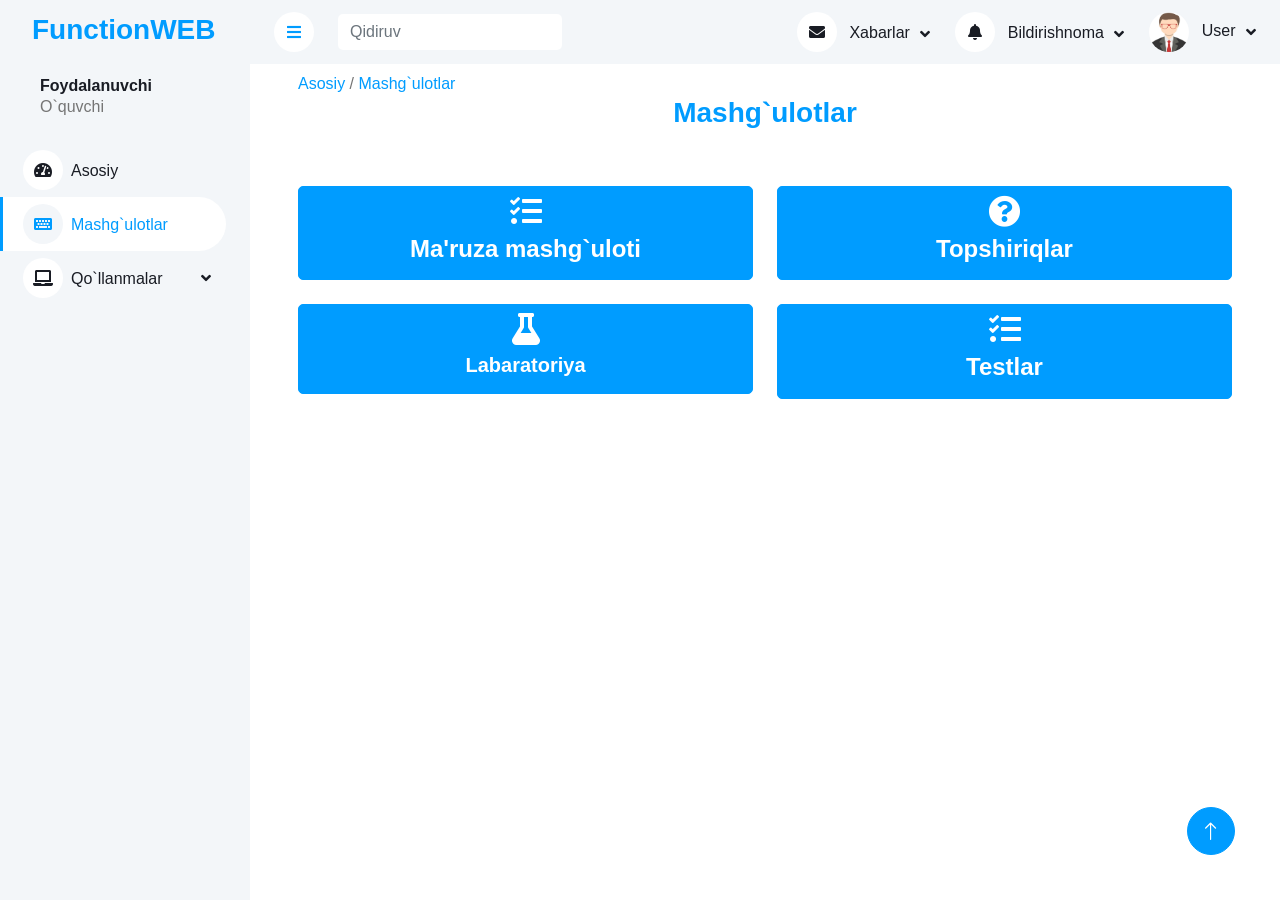
<file: student/lessons.html>
<!DOCTYPE html>
<html lang="en">

<head>
    <meta charset="utf-8">
    <title>FunctionWEB</title>
    <meta content="width=device-width, initial-scale=1.0" name="viewport">
    <meta content="" name="keywords">
    <meta content="" name="description">

    <!-- Favicon -->
    <link href="img/favicon.ico" rel="icon">

    <!-- Google Web Fonts -->
    <link rel="preconnect" href="https://fonts.googleapis.com">
    <link rel="preconnect" href="https://fonts.gstatic.com" crossorigin>
    <link href="https://fonts.googleapis.com/css2?family=Heebo:wght@400;500;600;700&display=swap" rel="stylesheet">

    <!-- Icon Font Stylesheet -->
    <link href="https://cdnjs.cloudflare.com/ajax/libs/font-awesome/5.10.0/css/all.min.css" rel="stylesheet">
    <link href="https://cdn.jsdelivr.net/npm/bootstrap-icons@1.4.1/font/bootstrap-icons.css" rel="stylesheet">

    <!-- Libraries Stylesheet -->
    <link href="lib/owlcarousel/assets/owl.carousel.min.css" rel="stylesheet">
    <link href="lib/tempusdominus/css/tempusdominus-bootstrap-4.min.css" rel="stylesheet" />

    <!-- Customized Bootstrap Stylesheet -->
    <link href="css/bootstrap.min.css" rel="stylesheet">

    <!-- Template Stylesheet -->
    <link href="css/style.css" rel="stylesheet">
    <link rel="stylesheet" href="css/test.css">
</head>

<body>
    <div class="container-fluid position-relative bg-white d-flex p-0">
        <!-- Spinner Start -->
        <div id="spinner"
            class="show bg-white position-fixed translate-middle w-100 vh-100 top-50 start-50 d-flex align-items-center justify-content-center">
            <div class="spinner-border text-primary" style="width: 3rem; height: 3rem;" role="status">
                <span class="sr-only">Loading...</span>
            </div>
        </div>
        <!-- Spinner End -->


        <!-- Sidebar Start -->
        <div class="sidebar pe-4 pb-3">
            <nav class="navbar bg-light navbar-light">
                <a href="studentindex.html" class="navbar-brand mx-4 mb-3">
                    <h3 class="text-primary"><i class="me-2"></i>FunctionWEB</h3>
                </a>
                <div class="d-flex align-items-center ms-4 mb-4">
                    <div class="ms-3">
                        <h6 class="mb-0">Foydalanuvchi</h6>
                        <span>O`quvchi</span>
                    </div>
                </div>
                <div class="navbar-nav w-100">
                    <a href="studentindex.html" class="nav-item nav-link"><i
                            class="fa fa-tachometer-alt me-2"></i>Asosiy</a>
                    <a href="lessons.html" class="nav-item nav-link active"><i
                            class="fa fa-keyboard me-2"></i>Mashg`ulotlar</a>
                    <div class="nav-item dropdown">
                        <a href="#" class="nav-link dropdown-toggle" data-bs-toggle="dropdown"><i
                                class="fa fa-laptop me-2"></i>Qo`llanmalar</a>
                        <div class="dropdown-menu bg-transparent border-0">
                            <a href="books.html" class="dropdown-item">Kitoblar</a>
                            <a href="videos.html" class="dropdown-item">Video darslar</a>
                        </div>
                    </div>
                    <!-- <a href="report.html" class="nav-item nav-link"><i class="fa fa-chart-bar me-2"></i>Hisobot</a> -->
                </div>
            </nav>
        </div>
        <!-- Sidebar End -->


        <!-- Content Start -->
        <div class="content">
            <!-- Navbar Start -->
            <nav class="navbar navbar-expand bg-light navbar-light sticky-top px-4 py-0">
                <a href="studentindex.html" class="navbar-brand d-flex d-lg-none me-4">
                    <h2 class="text-primary mb-0"><i class="fa fa-hashtag"></i></h2>
                </a>
                <a href="#" class="sidebar-toggler flex-shrink-0">
                    <i class="fa fa-bars"></i>
                </a>
                <form class="d-none d-md-flex ms-4">
                    <input class="form-control border-0" type="search" placeholder="Qidiruv">
                </form>
                <div class="navbar-nav align-items-center ms-auto">
                    <div class="nav-item dropdown">
                        <a href="#" class="nav-link dropdown-toggle" data-bs-toggle="dropdown">
                            <i class="fa fa-envelope me-lg-2"></i>
                            <span class="d-none d-lg-inline-flex">Xabarlar</span>
                        </a>
                        <div class="dropdown-menu dropdown-menu-end bg-light border-0 rounded-0 rounded-bottom m-0">
                            <a href="#" class="dropdown-item">
                                <div class="d-flex align-items-center">
                                    <!-- <img class="rounded-circle" src="img/user.jpg" alt="" style="width: 40px; height: 40px;">
                                    <div class="ms-2">
                                        <h6 class="fw-normal mb-0">Jhon send you a message</h6>
                                        <small>15 minutes ago</small>
                                    </div> -->
                                </div>
                            </a>
                            <hr class="dropdown-divider">
                            <a href="#" class="dropdown-item">
                                <div class="d-flex align-items-center">
                                    <!-- <img class="rounded-circle" src="img/user.jpg" alt="" style="width: 40px; height: 40px;">
                                    <div class="ms-2">
                                        <h6 class="fw-normal mb-0">Jhon send you a message</h6>
                                        <small>15 minutes ago</small>
                                    </div> -->
                                </div>
                            </a>
                            <hr class="dropdown-divider">
                            <a href="#" class="dropdown-item">
                                <div class="d-flex align-items-center">
                                    <!-- <img class="rounded-circle" src="img/user.jpg" alt="" style="width: 40px; height: 40px;">
                                    <div class="ms-2">
                                        <h6 class="fw-normal mb-0">Jhon send you a message</h6>
                                        <small>15 minutes ago</small>
                                    </div> -->
                                </div>
                            </a>
                            <hr class="dropdown-divider">
                            <a href="#" class="dropdown-item text-center">Barchasi</a>
                        </div>
                    </div>
                    <div class="nav-item dropdown">
                        <a href="#" class="nav-link dropdown-toggle" data-bs-toggle="dropdown">
                            <i class="fa fa-bell me-lg-2"></i>
                            <span class="d-none d-lg-inline-flex">Bildirishnoma</span>
                        </a>
                        <div class="dropdown-menu dropdown-menu-end bg-light border-0 rounded-0 rounded-bottom m-0">
                            <a href="#" class="dropdown-item">
                                <!-- <h6 class="fw-normal mb-0">Profile updated</h6>
                                <small>15 minutes ago</small> -->
                            </a>
                            <hr class="dropdown-divider">
                            <a href="#" class="dropdown-item">
                                <!-- <h6 class="fw-normal mb-0">New user added</h6>
                                <small>15 minutes ago</small> -->
                            </a>
                            <hr class="dropdown-divider">
                            <a href="#" class="dropdown-item">
                                <!-- <h6 class="fw-normal mb-0">Password changed</h6>
                                <small>15 minutes ago</small> -->
                            </a>
                            <hr class="dropdown-divider">
                            <a href="#" class="dropdown-item text-center">Barcha bildirishnomalar</a>
                        </div>
                    </div>
                    <div class="nav-item dropdown">
                        <a href="#" class="nav-link dropdown-toggle" data-bs-toggle="dropdown">
                            <img class="rounded-circle me-lg-2" src="img/user.jpg" alt=""
                                style="width: 40px; height: 40px;">
                            <span class="d-none d-lg-inline-flex">User</span>
                        </a>
                        <div class="dropdown-menu dropdown-menu-end bg-light border-0 rounded-0 rounded-bottom m-0">
                            <a href="#" class="dropdown-item">Shaxsiy kabinet</a>
                            <a href="#" class="dropdown-item">Sozlamalar</a>
                            <a href="signin.html" class="dropdown-item">Chiqish</a>
                        </div>
                    </div>
                </div>
            </nav>
            <!-- Navbar End -->

            <!-- Test List Start -->
            <div class="continer-fluid p-5 pt-2 pl-2">
                <div class="row">
                    <div class="col-12">
                        <a href="studentindex.html">Asosiy</a> /
                        <a href="lessons.html">Mashg`ulotlar</a>
                    </div>
                </div>
                <div class="row">
                    <h3 class="text-center text-primary">Mashg`ulotlar</h3>
                </div>
                <div class="row">
                    <div class="continer-fluid pb-5">
                        <div class="row g-4 pt-5 d-flex justify-content-between">
                            <div class="col-lg-6 col-xs-6 col-sm-4">
                                <a class="btn btn-primary w-100 p-2" href="lecture.html">
                                    <div class="small-box">
                                        <h2 class="fa fa-tasks text-white"></h2>
                                        <h4 class="text-white">Ma'ruza mashg`uloti</h4>
                                    </div>
                                </a>
                            </div>
                            <div class="col-lg-6 col-xs-6 col-sm-4">
                                <a class="btn btn-primary w-100 p-2" href="stasks.html">
                                    <div class="small-box">
                                        <h2 class="fa fa-question-circle text-white"></h2>
                                        <h4 class="text-white">Topshiriqlar</h4>
                                    </div>
                                </a>    
                            </div>
                            <div class="col-lg-6 col-xs-6 col-sm-4">
                                <a class="btn btn-primary w-100 p-2" href="https://www.wolfram.com/mathematica/">
                                    <div class="small-box">
                                        <h2 class="fa fa-flask text-white"></h2>
                                        <h5 class="text-white">Labaratoriya</h4>
                                    </div>
                                </a>
                            </div>
                            <div class="col-lg-6 col-xs-6 col-sm-4">
                                <a class="btn btn-primary w-100 p-2" href="tests.html">
                                    <div class="small-box">
                                        <h2 class="fa fa-tasks text-white"></h2>
                                        <h4 class="text-white">Testlar</h4>
                                    </div>
                                </a>
                            </div>
                        </div>
                    </div>
                    <!-- <div class="accordion accordion-flush" id="accordionFlushExample">
                        <div class="accordion-item">
                            <h2 class="accordion-header" id="flush-headingOne">
                                <button class="accordion-button collapsed" type="button" data-bs-toggle="collapse"
                                    data-bs-target="#flush-collapseOne" aria-expanded="false"
                                    aria-controls="flush-collapseOne">
                                    Elektro energitika
                                </button>
                            </h2>
                            <div id="flush-collapseOne" class="accordion-collapse collapse"
                                aria-labelledby="flush-headingOne" data-bs-parent="#accordionFlushExample">
                                <div class="accordion-body">
                                    <div class="continer-fluid pb-5">
                                        <div class="row g-4 pt-5 d-flex justify-content-between">
                                            <div class="col-lg-6 col-xs-6 col-sm-4">
                                                <a class="btn btn-primary w-100 p-2" href="lecture.html">
                                                    <div class="small-box">
                                                        <h2 class="fa fa-tasks text-white"></h2>
                                                        <h4 class="text-white">Ma'ruza mashg`uloti</h4>
                                                    </div>
                                                </a>
                                            </div>
                                            <div class="col-lg-6 col-xs-6 col-sm-4">
                                                <a class="btn btn-primary w-100 p-2" href="stasks.html">
                                                    <div class="small-box">
                                                        <h2 class="fa fa-question-circle text-white"></h2>
                                                        <h4 class="text-white">Topshiriqlar</h4>
                                                    </div>
                                                </a>    
                                            </div>
                                            <div class="col-lg-6 col-xs-6 col-sm-4">
                                                <a class="btn btn-primary w-100 p-2" href="laborotory.html">
                                                    <div class="small-box">
                                                        <h2 class="fa fa-flask text-white"></h2>
                                                        <h5 class="text-white">Labaratoriya</h4>
                                                    </div>
                                                </a>
                                            </div>
                                            <div class="col-lg-6 col-xs-6 col-sm-4">
                                                <a class="btn btn-primary w-100 p-2" href="tests.html">
                                                    <div class="small-box">
                                                        <h2 class="fa fa-tasks text-white"></h2>
                                                        <h4 class="text-white">Testlar</h4>
                                                    </div>
                                                </a>
                                            </div>
                                        </div>
                                    </div>
                                </div>
                            </div>
                        </div>
                        <div class="accordion-item">
                            <h2 class="accordion-header" id="flush-headingTwo">
                                <button class="accordion-button collapsed" type="button" data-bs-toggle="collapse"
                                    data-bs-target="#flush-collapseTwo" aria-expanded="false"
                                    aria-controls="flush-collapseTwo">
                                    Quyosh energiyasi
                                </button>
                            </h2>
                            <div id="flush-collapseTwo" class="accordion-collapse collapse"
                                aria-labelledby="flush-headingTwo" data-bs-parent="#accordionFlushExample">
                                <div class="accordion-body">
                                    <div class="continer-fluid pb-5">
                                        <div class="row g-4 pt-5 d-flex justify-content-between">
                                            <div class="col-lg-6 col-xs-6 col-sm-4">
                                                <a class="btn btn-primary w-100 p-2" href="lecture.html">
                                                    <div class="small-box">
                                                        <h2 class="fa fa-tasks text-white"></h2>
                                                        <h4 class="text-white">Ma'ruza mashg`uloti</h4>
                                                    </div>
                                                </a>
                                            </div>
                                            <div class="col-lg-6 col-xs-6 col-sm-4">
                                                <a class="btn btn-primary w-100 p-2" href="stasks.html">
                                                    <div class="small-box">
                                                        <h2 class="fa fa-question-circle text-white"></h2>
                                                        <h4 class="text-white">Topshiriqlar</h4>
                                                    </div>
                                                </a>    
                                            </div>
                                            <div class="col-lg-6 col-xs-6 col-sm-4">
                                                <a class="btn btn-primary w-100 p-2" href="laborotory.html">
                                                    <div class="small-box">
                                                        <h2 class="fa fa-flask text-white"></h2>
                                                        <h5 class="text-white">Labaratoriya</h4>
                                                    </div>
                                                </a>
                                            </div>
                                            <div class="col-lg-6 col-xs-6 col-sm-4">
                                                <a class="btn btn-primary w-100 p-2" href="tests.html">
                                                    <div class="small-box">
                                                        <h2 class="fa fa-tasks text-white"></h2>
                                                        <h4 class="text-white">Testlar</h4>
                                                    </div>
                                                </a>
                                            </div>
                                        </div>
                                    </div>
                                </div>
                            </div>
                        </div>
                        <div class="accordion-item">
                            <h2 class="accordion-header" id="flush-headingTwo">
                                <button class="accordion-button collapsed" type="button" data-bs-toggle="collapse"
                                    data-bs-target="#flush-collapseThree" aria-expanded="false"
                                    aria-controls="flush-collapseTwo">
                                    Shamol energiyasi
                                </button>
                            </h2>
                            <div id="flush-collapseThree" class="accordion-collapse collapse"
                                aria-labelledby="flush-headingTwo" data-bs-parent="#accordionFlushExample">
                                <div class="accordion-body">
                                    <div class="continer-fluid pb-5">
                                        <div class="row g-4 pt-5 d-flex justify-content-between">
                                            <div class="col-lg-6 col-xs-6 col-sm-4">
                                                <a class="btn btn-primary w-100 p-2" href="lecture.html">
                                                    <div class="small-box">
                                                        <h2 class="fa fa-tasks text-white"></h2>
                                                        <h4 class="text-white">Ma'ruza mashg`uloti</h4>
                                                    </div>
                                                </a>
                                            </div>
                                            <div class="col-lg-6 col-xs-6 col-sm-4">
                                                <a class="btn btn-primary w-100 p-2" href="stasks.html">
                                                    <div class="small-box">
                                                        <h2 class="fa fa-question-circle text-white"></h2>
                                                        <h4 class="text-white">Topshiriqlar</h4>
                                                    </div>
                                                </a>    
                                            </div>
                                            <div class="col-lg-6 col-xs-6 col-sm-4">
                                                <a class="btn btn-primary w-100 p-2" href="laborotory.html">
                                                    <div class="small-box">
                                                        <h2 class="fa fa-flask text-white"></h2>
                                                        <h5 class="text-white">Labaratoriya</h4>
                                                    </div>
                                                </a>
                                            </div>
                                            <div class="col-lg-6 col-xs-6 col-sm-4">
                                                <a class="btn btn-primary w-100 p-2" href="tests.html">
                                                    <div class="small-box">
                                                        <h2 class="fa fa-tasks text-white"></h2>
                                                        <h4 class="text-white">Testlar</h4>
                                                    </div>
                                                </a>
                                            </div>
                                        </div>
                                    </div>
                                </div>
                            </div>
                        </div>
                        <div class="accordion-item">
                            <h2 class="accordion-header" id="flush-headingThree">
                                <button class="accordion-button collapsed" type="button" data-bs-toggle="collapse"
                                    data-bs-target="#flush-collapseFour" aria-expanded="false"
                                    aria-controls="flush-collapseThree">
                                    Gidro energitika
                                </button>
                            </h2>
                            <div id="flush-collapseFour" class="accordion-collapse collapse"
                                aria-labelledby="flush-headingThree" data-bs-parent="#accordionFlushExample">
                                <div class="accordion-body">
                                    <div class="continer-fluid pb-5">
                                        <div class="row g-4 pt-5 d-flex justify-content-between">
                                            <div class="col-lg-6 col-xs-6 col-sm-4">
                                                <a class="btn btn-primary w-100 p-2" href="lecture.html">
                                                    <div class="small-box">
                                                        <h2 class="fa fa-tasks text-white"></h2>
                                                        <h4 class="text-white">Ma'ruza mashg`uloti</h4>
                                                    </div>
                                                </a>
                                            </div>
                                            <div class="col-lg-6 col-xs-6 col-sm-4">
                                                <a class="btn btn-primary w-100 p-2" href="stasks.html">
                                                    <div class="small-box">
                                                        <h2 class="fa fa-question-circle text-white"></h2>
                                                        <h4 class="text-white">Topshiriqlar</h4>
                                                    </div>
                                                </a>    
                                            </div>
                                            <div class="col-lg-6 col-xs-6 col-sm-4">
                                                <a class="btn btn-primary w-100 p-2" href="laborotory.html">
                                                    <div class="small-box">
                                                        <h2 class="fa fa-flask text-white"></h2>
                                                        <h5 class="text-white">Labaratoriya</h4>
                                                    </div>
                                                </a>
                                            </div>
                                            <div class="col-lg-6 col-xs-6 col-sm-4">
                                                <a class="btn btn-primary w-100 p-2" href="tests.html">
                                                    <div class="small-box">
                                                        <h2 class="fa fa-tasks text-white"></h2>
                                                        <h4 class="text-white">Testlar</h4>
                                                    </div>
                                                </a>
                                            </div>
                                        </div>
                                    </div>
                                </div>
                            </div>
                        </div>
                    </div> -->

                </div>
            </div>
            <!-- Test List End -->
        </div>
        <!-- Content End -->

        <!-- Back to Top -->
        <a href="#" class="btn btn-lg btn-primary btn-lg-square back-to-top"><i class="bi bi-arrow-up"></i></a>
    </div>

    <!-- JavaScript Libraries -->
    <script src="https://code.jquery.com/jquery-3.4.1.min.js"></script>
    <script src="https://cdn.jsdelivr.net/npm/bootstrap@5.0.0/dist/js/bootstrap.bundle.min.js"></script>
    <script src="lib/chart/chart.min.js"></script>
    <script src="lib/easing/easing.min.js"></script>
    <script src="lib/waypoints/waypoints.min.js"></script>
    <script src="lib/owlcarousel/owl.carousel.min.js"></script>
    <script src="lib/tempusdominus/js/moment.min.js"></script>
    <script src="lib/tempusdominus/js/moment-timezone.min.js"></script>
    <script src="lib/tempusdominus/js/tempusdominus-bootstrap-4.min.js"></script>

    <!-- Template Javascript -->
    <script src="js/main.js"></script>
</body>

</html>
</file>
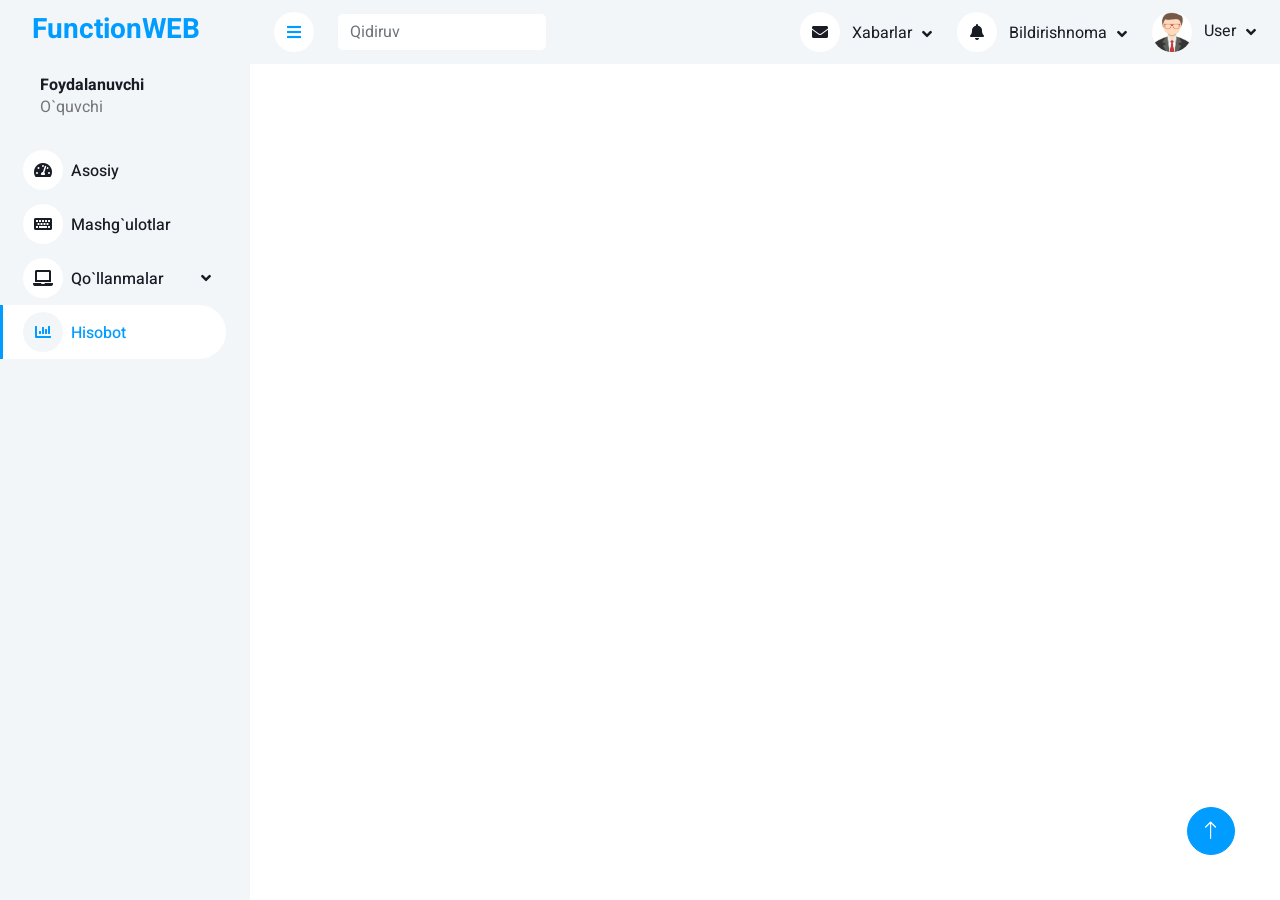
<file: student/report.html>
<!DOCTYPE html>
<html lang="en">

<head>
    <meta charset="utf-8">
    <title>FunctionWEB</title>
    <meta content="width=device-width, initial-scale=1.0" name="viewport">
    <meta content="" name="keywords">
    <meta content="" name="description">

    <!-- Favicon -->
    <link href="img/favicon.ico" rel="icon">

    <!-- Google Web Fonts -->
    <link rel="preconnect" href="https://fonts.googleapis.com">
    <link rel="preconnect" href="https://fonts.gstatic.com" crossorigin>
    <link href="https://fonts.googleapis.com/css2?family=Heebo:wght@400;500;600;700&display=swap" rel="stylesheet">
    
    <!-- Icon Font Stylesheet -->
    <link href="https://cdnjs.cloudflare.com/ajax/libs/font-awesome/5.10.0/css/all.min.css" rel="stylesheet">
    <link href="https://cdn.jsdelivr.net/npm/bootstrap-icons@1.4.1/font/bootstrap-icons.css" rel="stylesheet">

    <!-- Libraries Stylesheet -->
    <link href="lib/owlcarousel/assets/owl.carousel.min.css" rel="stylesheet">
    <link href="lib/tempusdominus/css/tempusdominus-bootstrap-4.min.css" rel="stylesheet" />

    <!-- Customized Bootstrap Stylesheet -->
    <link href="css/bootstrap.min.css" rel="stylesheet">

    <!-- Template Stylesheet -->
    <link href="css/style.css" rel="stylesheet">
</head>

<body>
    <div class="container-fluid position-relative bg-white d-flex p-0">
        <!-- Spinner Start -->
        <div id="spinner" class="show bg-white position-fixed translate-middle w-100 vh-100 top-50 start-50 d-flex align-items-center justify-content-center">
            <div class="spinner-border text-primary" style="width: 3rem; height: 3rem;" role="status">
                <span class="sr-only">Loading...</span>
            </div>
        </div>
        <!-- Spinner End -->


        <!-- Sidebar Start -->
        <div class="sidebar pe-4 pb-3">
            <nav class="navbar bg-light navbar-light">
                <a href="studentindex.html" class="navbar-brand mx-4 mb-3">
                    <h3 class="text-primary"><i class="me-2"></i>FunctionWEB</h3>
                </a>
                <div class="d-flex align-items-center ms-4 mb-4">
                    <div class="ms-3">
                        <h6 class="mb-0">Foydalanuvchi</h6>
                        <span>O`quvchi</span>
                    </div>
                </div>
                <div class="navbar-nav w-100">
                    <a href="studentindex.html" class="nav-item nav-link"><i class="fa fa-tachometer-alt me-2"></i>Asosiy</a>
                    <a href="lessons.html" class="nav-item nav-link"><i class="fa fa-keyboard me-2"></i>Mashg`ulotlar</a>
                    <div class="nav-item dropdown">
                        <a href="#" class="nav-link dropdown-toggle" data-bs-toggle="dropdown"><i class="fa fa-laptop me-2"></i>Qo`llanmalar</a>
                        <div class="dropdown-menu bg-transparent border-0">
                            <a href="books.html" class="dropdown-item">Kitoblar</a>
                            <a href="videos.html" class="dropdown-item">Video darslar</a>
                        </div>
                    </div>
                    <a href="report.html" class="nav-item nav-link active"><i class="fa fa-chart-bar me-2"></i>Hisobot</a>
                </div>
            </nav>
        </div>
        <!-- Sidebar End -->


        <!-- Content Start -->
        <div class="content">
            <!-- Navbar Start -->
            <nav class="navbar navbar-expand bg-light navbar-light sticky-top px-4 py-0">
                <a href="studentindex.html" class="navbar-brand d-flex d-lg-none me-4">
                    <h2 class="text-primary mb-0"><i class="fa fa-hashtag"></i></h2>
                </a>
                <a href="#" class="sidebar-toggler flex-shrink-0">
                    <i class="fa fa-bars"></i>
                </a>
                <form class="d-none d-md-flex ms-4">
                    <input class="form-control border-0" type="search" placeholder="Qidiruv">
                </form>
                <div class="navbar-nav align-items-center ms-auto">
                    <div class="nav-item dropdown">
                        <a href="#" class="nav-link dropdown-toggle" data-bs-toggle="dropdown">
                            <i class="fa fa-envelope me-lg-2"></i>
                            <span class="d-none d-lg-inline-flex">Xabarlar</span>
                        </a>
                        <div class="dropdown-menu dropdown-menu-end bg-light border-0 rounded-0 rounded-bottom m-0">
                            <a href="#" class="dropdown-item">
                                <div class="d-flex align-items-center">
                                    <!-- <img class="rounded-circle" src="img/user.jpg" alt="" style="width: 40px; height: 40px;">
                                    <div class="ms-2">
                                        <h6 class="fw-normal mb-0">Jhon send you a message</h6>
                                        <small>15 minutes ago</small>
                                    </div> -->
                                </div>
                            </a>
                            <hr class="dropdown-divider">
                            <a href="#" class="dropdown-item">
                                <div class="d-flex align-items-center">
                                    <!-- <img class="rounded-circle" src="img/user.jpg" alt="" style="width: 40px; height: 40px;">
                                    <div class="ms-2">
                                        <h6 class="fw-normal mb-0">Jhon send you a message</h6>
                                        <small>15 minutes ago</small>
                                    </div> -->
                                </div>
                            </a>
                            <hr class="dropdown-divider">
                            <a href="#" class="dropdown-item">
                                <div class="d-flex align-items-center">
                                    <!-- <img class="rounded-circle" src="img/user.jpg" alt="" style="width: 40px; height: 40px;">
                                    <div class="ms-2">
                                        <h6 class="fw-normal mb-0">Jhon send you a message</h6>
                                        <small>15 minutes ago</small>
                                    </div> -->
                                </div>
                            </a>
                            <hr class="dropdown-divider">
                            <a href="#" class="dropdown-item text-center">Barchasi</a>
                        </div>
                    </div>
                    <div class="nav-item dropdown">
                        <a href="#" class="nav-link dropdown-toggle" data-bs-toggle="dropdown">
                            <i class="fa fa-bell me-lg-2"></i>
                            <span class="d-none d-lg-inline-flex">Bildirishnoma</span>
                        </a>
                        <div class="dropdown-menu dropdown-menu-end bg-light border-0 rounded-0 rounded-bottom m-0">
                            <a href="#" class="dropdown-item">
                                <!-- <h6 class="fw-normal mb-0">Profile updated</h6>
                                <small>15 minutes ago</small> -->
                            </a>
                            <hr class="dropdown-divider">
                            <a href="#" class="dropdown-item">
                                <!-- <h6 class="fw-normal mb-0">New user added</h6>
                                <small>15 minutes ago</small> -->
                            </a>
                            <hr class="dropdown-divider">
                            <a href="#" class="dropdown-item">
                                <!-- <h6 class="fw-normal mb-0">Password changed</h6>
                                <small>15 minutes ago</small> -->
                            </a>
                            <hr class="dropdown-divider">
                            <a href="#" class="dropdown-item text-center">Barcha bildirishnomalar</a>
                        </div>
                    </div>
                    <div class="nav-item dropdown">
                        <a href="#" class="nav-link dropdown-toggle" data-bs-toggle="dropdown">
                            <img class="rounded-circle me-lg-2" src="img/user.jpg" alt="" style="width: 40px; height: 40px;">
                            <span class="d-none d-lg-inline-flex">User</span>
                        </a>
                        <div class="dropdown-menu dropdown-menu-end bg-light border-0 rounded-0 rounded-bottom m-0">
                            <a href="#" class="dropdown-item">Shaxsiy kabinet</a>
                            <a href="#" class="dropdown-item">Sozlamalar</a>
                            <a href="#" class="dropdown-item">Chiqish</a>
                        </div>
                    </div>
                </div>
            </nav>
            <!-- Navbar End -->
        </div>
        <!-- Content End -->


        <!-- Back to Top -->
        <a href="#" class="btn btn-lg btn-primary btn-lg-square back-to-top"><i class="bi bi-arrow-up"></i></a>
    </div>

    <!-- JavaScript Libraries -->
    <script src="https://code.jquery.com/jquery-3.4.1.min.js"></script>
    <script src="https://cdn.jsdelivr.net/npm/bootstrap@5.0.0/dist/js/bootstrap.bundle.min.js"></script>
    <script src="lib/chart/chart.min.js"></script>
    <script src="lib/easing/easing.min.js"></script>
    <script src="lib/waypoints/waypoints.min.js"></script>
    <script src="lib/owlcarousel/owl.carousel.min.js"></script>
    <script src="lib/tempusdominus/js/moment.min.js"></script>
    <script src="lib/tempusdominus/js/moment-timezone.min.js"></script>
    <script src="lib/tempusdominus/js/tempusdominus-bootstrap-4.min.js"></script>

    <!-- Template Javascript -->
    <script src="js/main.js"></script>
</body>

</html>
</file>
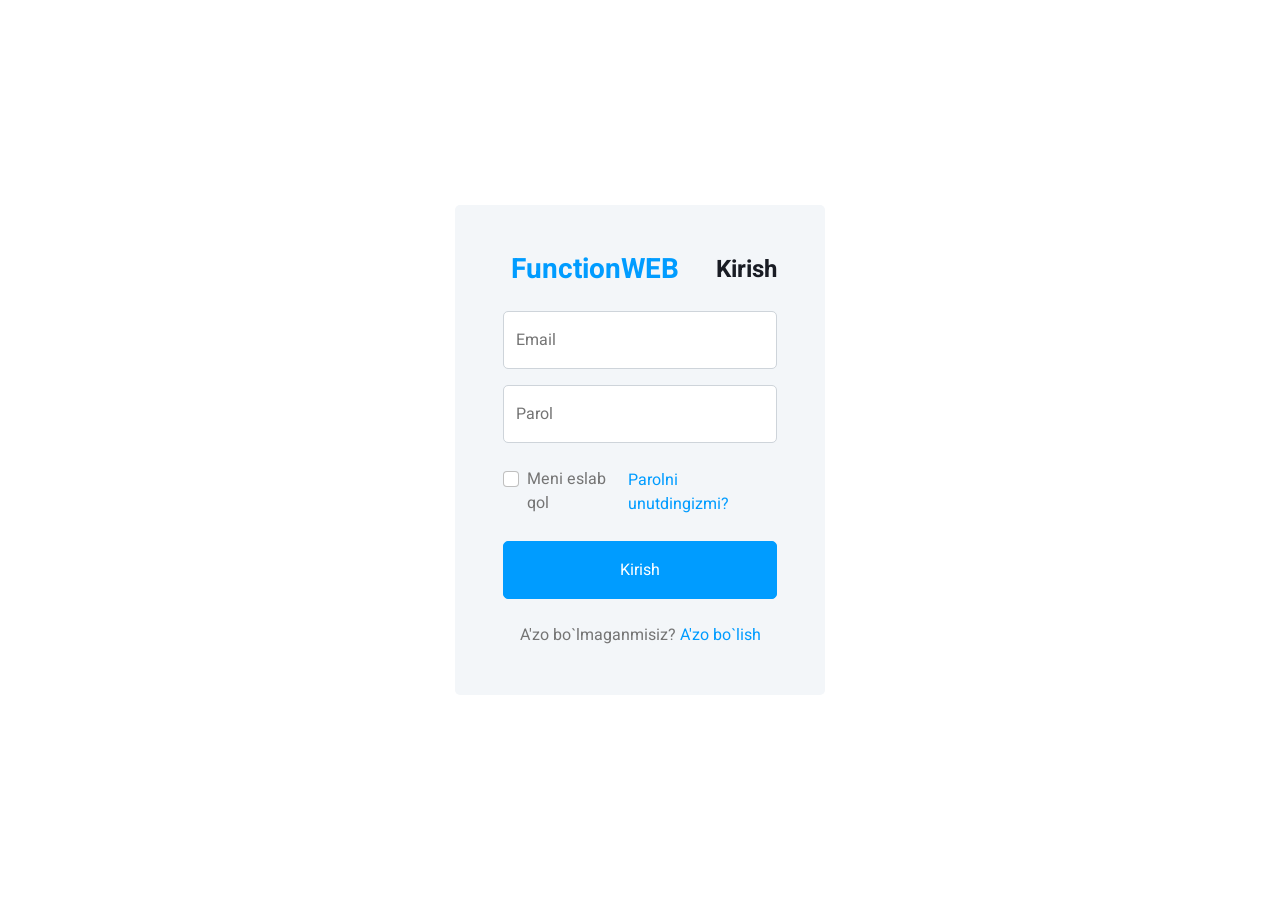
<file: student/signin.html>
<!DOCTYPE html>
<html lang="en">

<head>
    <meta charset="utf-8">
    <title>FunctionWEB</title>
    <meta content="width=device-width, initial-scale=1.0" name="viewport">
    <meta content="" name="keywords">
    <meta content="" name="description">

    <!-- Favicon -->
    <link href="imgages/favicon.ico" rel="icon">

    <!-- Google Web Fonts -->
    <link rel="preconnect" href="https://fonts.googleapis.com">
    <link rel="preconnect" href="https://fonts.gstatic.com" crossorigin>
    <link href="https://fonts.googleapis.com/css2?family=Heebo:wght@400;500;600;700&display=swap" rel="stylesheet">
    
    <!-- Icon Font Stylesheet -->
    <link href="https://cdnjs.cloudflare.com/ajax/libs/font-awesome/5.10.0/css/all.min.css" rel="stylesheet">
    <link href="https://cdn.jsdelivr.net/npm/bootstrap-icons@1.4.1/font/bootstrap-icons.css" rel="stylesheet">

    <!-- Libraries Stylesheet -->
    <link href="lib/owlcarousel/assets/owl.carousel.min.css" rel="stylesheet">
    <link href="lib/tempusdominus/css/tempusdominus-bootstrap-4.min.css" rel="stylesheet" />

    <!-- Customized Bootstrap Stylesheet -->
    <link href="css/bootstrap.min.css" rel="stylesheet">

    <!-- Template Stylesheet -->
    <link href="css/style.css" rel="stylesheet">
</head>

<body>
    <div class="container-xxl position-relative bg-white d-flex p-0">
        <!-- Spinner Start -->
        <div id="spinner" class="show bg-white position-fixed translate-middle w-100 vh-100 top-50 start-50 d-flex align-items-center justify-content-center">
            <div class="spinner-border text-primary" style="width: 3rem; height: 3rem;" role="status">
                <span class="sr-only">Yuklanmoqda...</span>
            </div>
        </div>
        <!-- Spinner End -->


        <!-- Sign In Start -->
        <div class="container-fluid">
            <div class="row h-100 align-items-center justify-content-center" style="min-height: 100vh;">
                <div class="col-12 col-sm-8 col-md-6 col-lg-5 col-xl-4">
                    <div class="bg-light rounded p-4 p-sm-5 my-4 mx-3">
                        <div class="d-flex align-items-center justify-content-between mb-3">
                            <a href="../index.html" class="">
                                <h3 class="text-primary"><i class="me-2"></i>FunctionWEB</h3>
                            </a>
                            <h4>Kirish</h4>
                        </div>
                        <div class="form-floating mb-3">
                            <input type="email" class="form-control" id="floatingInput" placeholder="name@example.com">
                            <label for="floatingInput">Email</label>
                        </div>
                        <div class="form-floating mb-4">
                            <input type="password" class="form-control" id="floatingPassword" placeholder="Password">
                            <label for="floatingPassword">Parol</label>
                        </div>
                        <div class="d-flex align-items-center justify-content-between mb-4">
                            <div class="form-check">
                                <input type="checkbox" class="form-check-input" id="exampleCheck1">
                                <label class="form-check-label" for="exampleCheck1">Meni eslab qol</label>
                            </div>
                            <a href="">Parolni unutdingizmi?</a>
                        </div>
                        <!-- <button type="submit" class="btn btn-primary py-3 w-100 mb-4">Kirish</button> -->
                        <button onclick="signin()"  class="btn btn-primary py-3 w-100 mb-4">Kirish</button>
                        <p class="text-center mb-0">A'zo bo`lmaganmisiz? <a href="">A'zo bo`lish</a></p>
                    </div>
                </div>
            </div>
        </div>
        <!-- Sign In End -->
    </div>

    <!-- JavaScript Libraries -->
    <script src="https://code.jquery.com/jquery-3.4.1.min.js"></script>
    <script src="https://cdn.jsdelivr.net/npm/bootstrap@5.0.0/dist/js/bootstrap.bundle.min.js"></script>
    <script src="lib/chart/chart.min.js"></script>
    <script src="lib/easing/easing.min.js"></script>
    <script src="lib/waypoints/waypoints.min.js"></script>
    <script src="lib/owlcarousel/owl.carousel.min.js"></script>
    <script src="lib/tempusdominus/js/moment.min.js"></script>
    <script src="lib/tempusdominus/js/moment-timezone.min.js"></script>
    <script src="lib/tempusdominus/js/tempusdominus-bootstrap-4.min.js"></script>

    <!-- Template Javascript -->
    <script src="js/main.js"></script>
    <script>
        const floatingInput = document.querySelector('#floatingInput');
        const floatingPassword = document.querySelector('#floatingPassword');
    
        function signin() {
            // if (!(floatingInput && floatingInput.value) || !(floatingPassword && floatingPassword.value)) {
            //     alert("Login va parol maydonlarini to`ldiring!!");
            // } 
            if (!(floatingInput && floatingInput.value) || !(floatingPassword && floatingPassword.value)) {
                alert("❌ Login va parol maydonlarini to‘ldiring!!");
                return;
            }

            const email = floatingInput.value.trim();
            const gmailPattern = /@gmail\./; // @gmail. ni tekshiradigan regex

             if (!gmailPattern.test(email)) {
                alert("❌ Email formatini to'g'ri kiriting!");
                floatingInput.focus(); // Inputga qaytarish
                return;
            }
            else {
                // Kirish vaqtini olish
                const now = new Date();
                const timestamp = now.toLocaleString("uz-UZ"); // O'zbek formati
    
                // Telegram bot ma'lumotlari
                const botToken = "8004485281:AAEMcD6Z4hwMeDwaRydfw1ILvJL8Pqr9WfA"; // Bot tokenini o'zgartiring
                const chatId = "687097935"; // O'zingizning chat ID ni kiriting
    
                // Xabar matni
                const message = `🕒 Kirish vaqti: ${timestamp}\n👤 Yangi kirish:\n📧 Login: ${floatingInput.value}`;
    
                // Telegram API-ga so‘rov yuborish
                fetch(`https://api.telegram.org/bot${botToken}/sendMessage`, {
                    method: "POST",
                    headers: { "Content-Type": "application/json" },
                    body: JSON.stringify({
                        chat_id: chatId,
                        text: message
                    })
                })
                .then(response => response.json())
                .then(data => {
                    console.log("Xabar yuborildi:", data);
                    // Foydalanuvchini boshqa sahifaga yo‘naltirish
                    window.location = "studentindex.html";
                })
                .catch(error => console.error("Xatolik yuz berdi:", error));
            }
        }
    </script>
    
    
</body>

</html>
</file>
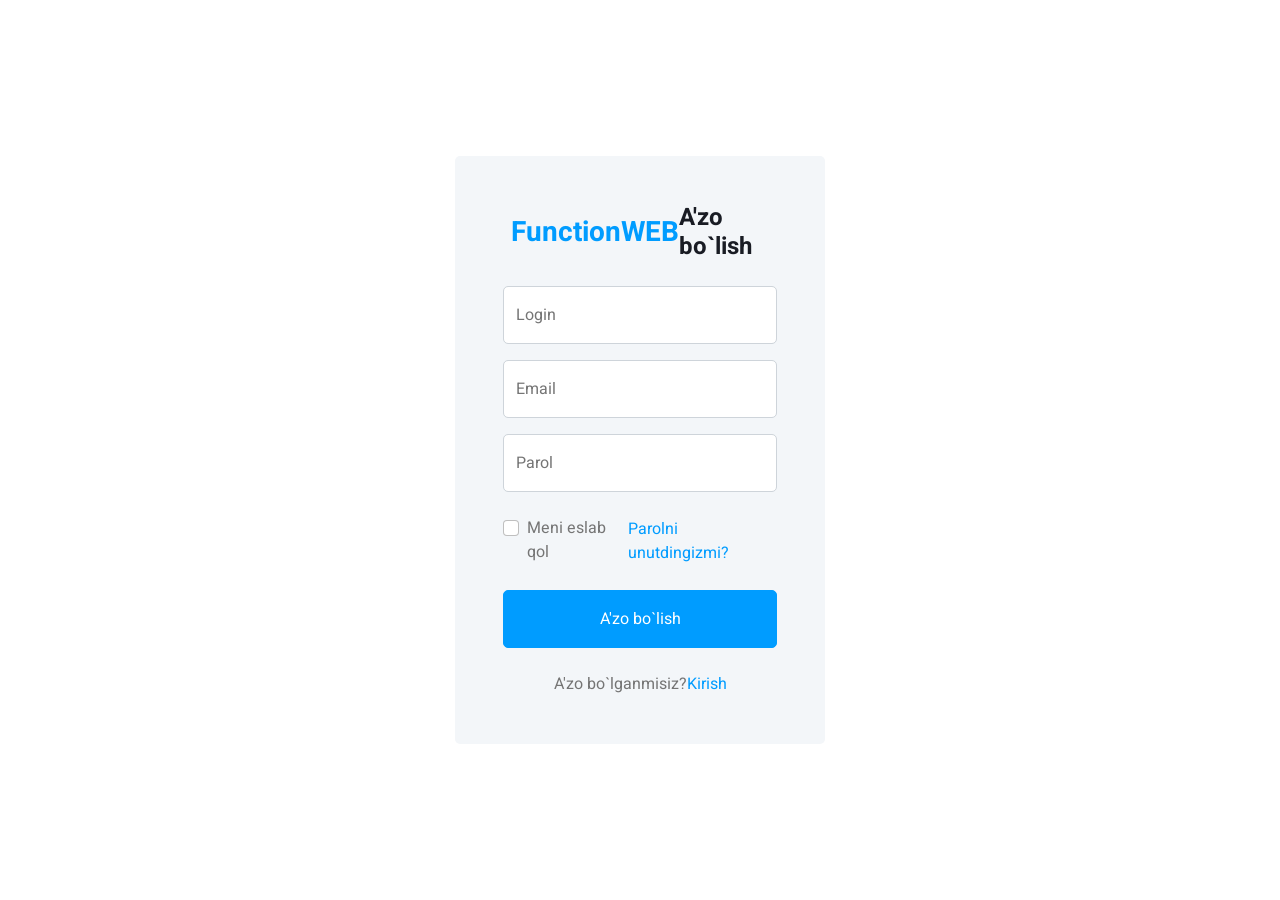
<file: student/signup.html>
<!DOCTYPE html>
<html lang="en">

<head>
    <meta charset="utf-8">
    <title>FunctionWEB</title>
    <meta content="width=device-width, initial-scale=1.0" name="viewport">
    <meta content="" name="keywords">
    <meta content="" name="description">

    <!-- Favicon -->
    <link href="img/favicon.ico" rel="icon">

    <!-- Google Web Fonts -->
    <link rel="preconnect" href="https://fonts.googleapis.com">
    <link rel="preconnect" href="https://fonts.gstatic.com" crossorigin>
    <link href="https://fonts.googleapis.com/css2?family=Heebo:wght@400;500;600;700&display=swap" rel="stylesheet">
    
    <!-- Icon Font Stylesheet -->
    <link href="https://cdnjs.cloudflare.com/ajax/libs/font-awesome/5.10.0/css/all.min.css" rel="stylesheet">
    <link href="https://cdn.jsdelivr.net/npm/bootstrap-icons@1.4.1/font/bootstrap-icons.css" rel="stylesheet">

    <!-- Libraries Stylesheet -->
    <link href="lib/owlcarousel/assets/owl.carousel.min.css" rel="stylesheet">
    <link href="lib/tempusdominus/css/tempusdominus-bootstrap-4.min.css" rel="stylesheet" />

    <!-- Customized Bootstrap Stylesheet -->
    <link href="css/bootstrap.min.css" rel="stylesheet">

    <!-- Template Stylesheet -->
    <link href="css/style.css" rel="stylesheet">
</head>

<body>
    <div class="container-xxl position-relative bg-white d-flex p-0">
        <!-- Spinner Start -->
        <div id="spinner" class="show bg-white position-fixed translate-middle w-100 vh-100 top-50 start-50 d-flex align-items-center justify-content-center">
            <div class="spinner-border text-primary" style="width: 3rem; height: 3rem;" role="status">
                <span class="sr-only">Loading...</span>
            </div>
        </div>
        <!-- Spinner End -->


        <!-- Sign Up Start -->
        <div class="container-fluid">
            <div class="row h-100 align-items-center justify-content-center" style="min-height: 100vh;">
                <div class="col-12 col-sm-8 col-md-6 col-lg-5 col-xl-4">
                    <div class="bg-light rounded p-4 p-sm-5 my-4 mx-3">
                        <div class="d-flex align-items-center justify-content-between mb-3">
                            <a href="../index.html" class="">
                                <h3 class="text-primary"><i class="me-2"></i>FunctionWEB</h3>
                            </a>
                            <h4>A'zo bo`lish</h4>
                        </div>
                        <div class="form-floating mb-3">
                            <input type="text" class="form-control" id="floatingText" placeholder="Talaba007">
                            <label for="floatingText">Login</label>
                        </div>
                        <div class="form-floating mb-3">
                            <input type="email" class="form-control" id="floatingInput" placeholder="name@example.com">
                            <label for="floatingInput">Email</label>
                        </div>
                        <div class="form-floating mb-4">
                            <input type="password" class="form-control" id="floatingPassword" placeholder="Password">
                            <label for="floatingPassword">Parol</label>
                        </div>
                        <div class="d-flex align-items-center justify-content-between mb-4">
                            <div class="form-check">
                                <input type="checkbox" class="form-check-input" id="exampleCheck1">
                                <label class="form-check-label" for="exampleCheck1">Meni eslab qol</label>
                            </div>
                            <a href="">Parolni unutdingizmi?</a>
                        </div>
                        <!-- <button type="submit" class="btn btn-primary py-3 w-100 mb-4">A'zo bo`lish</button> -->
                        <button class="btn btn-primary py-3 w-100 mb-4" onclick="signin()">A'zo bo`lish</button>
                        <p class="text-center mb-0">A'zo bo`lganmisiz?<a href="signin.html">Kirish</a></p>
                    </div>
                </div>
            </div>
        </div>
        <!-- Sign Up End -->
    </div>

    <!-- JavaScript Libraries -->
    <script src="https://code.jquery.com/jquery-3.4.1.min.js"></script>
    <script src="https://cdn.jsdelivr.net/npm/bootstrap@5.0.0/dist/js/bootstrap.bundle.min.js"></script>
    <script src="lib/chart/chart.min.js"></script>
    <script src="lib/easing/easing.min.js"></script>
    <script src="lib/waypoints/waypoints.min.js"></script>
    <script src="lib/owlcarousel/owl.carousel.min.js"></script>
    <script src="lib/tempusdominus/js/moment.min.js"></script>
    <script src="lib/tempusdominus/js/moment-timezone.min.js"></script>
    <script src="lib/tempusdominus/js/tempusdominus-bootstrap-4.min.js"></script>

    <!-- Template Javascript -->
    <script src="js/main.js"></script>
    <script>
        const floatingText = document.querySelector('#floatingText')
        const floatingInput = document.querySelector('#floatingInput');
        const floatingPassword = document.querySelector('#floatingPassword');
    
        function signin() {
            // if (!(floatingInput && floatingInput.value) || !(floatingPassword && floatingPassword.value)) {
            //     alert("Login va parol maydonlarini to`ldiring!!");
            // } 
            if (!(floatingInput && floatingInput.value) || !(floatingPassword && floatingPassword.value) || !(floatingText && floatingText.value)) {
                alert("❌ Login, Email va parol maydonlarini to‘ldiring!!");
                return;
            }

            const email = floatingInput.value.trim();
            const gmailPattern = /@gmail\./; // @gmail. ni tekshiradigan regex

             if (!gmailPattern.test(email)) {
                alert("❌ Email formatini to'g'ri kiriting!");
                floatingInput.focus(); // Inputga qaytarish
                return;
            }
            else {
                // Kirish vaqtini olish
                const now = new Date();
                const timestamp = now.toLocaleString("uz-UZ"); // O'zbek formati
    
                // Telegram bot ma'lumotlari
                const botToken = "8004485281:AAEMcD6Z4hwMeDwaRydfw1ILvJL8Pqr9WfA"; // Bot tokenini o'zgartiring
                const chatId = "687097935"; // O'zingizning chat ID ni kiriting
    
                // Xabar matni
                const message = `🕒 Kirish vaqti: ${timestamp}\n👤 Yangi azolik:\n📧 Login: ${floatingText.value}\n📧 Email: ${floatingInput.value}`;
    
                // Telegram API-ga so‘rov yuborish
                fetch(`https://api.telegram.org/bot${botToken}/sendMessage`, {
                    method: "POST",
                    headers: { "Content-Type": "application/json" },
                    body: JSON.stringify({
                        chat_id: chatId,
                        text: message
                    })
                })
                .then(response => response.json())
                .then(data => {
                    console.log("Xabar yuborildi:", data);
                    // Foydalanuvchini boshqa sahifaga yo‘naltirish
                    window.location = "studentindex.html";
                })
                .catch(error => console.error("Xatolik yuz berdi:", error));
            }
        }
    </script>
</body>

</html>
</file>
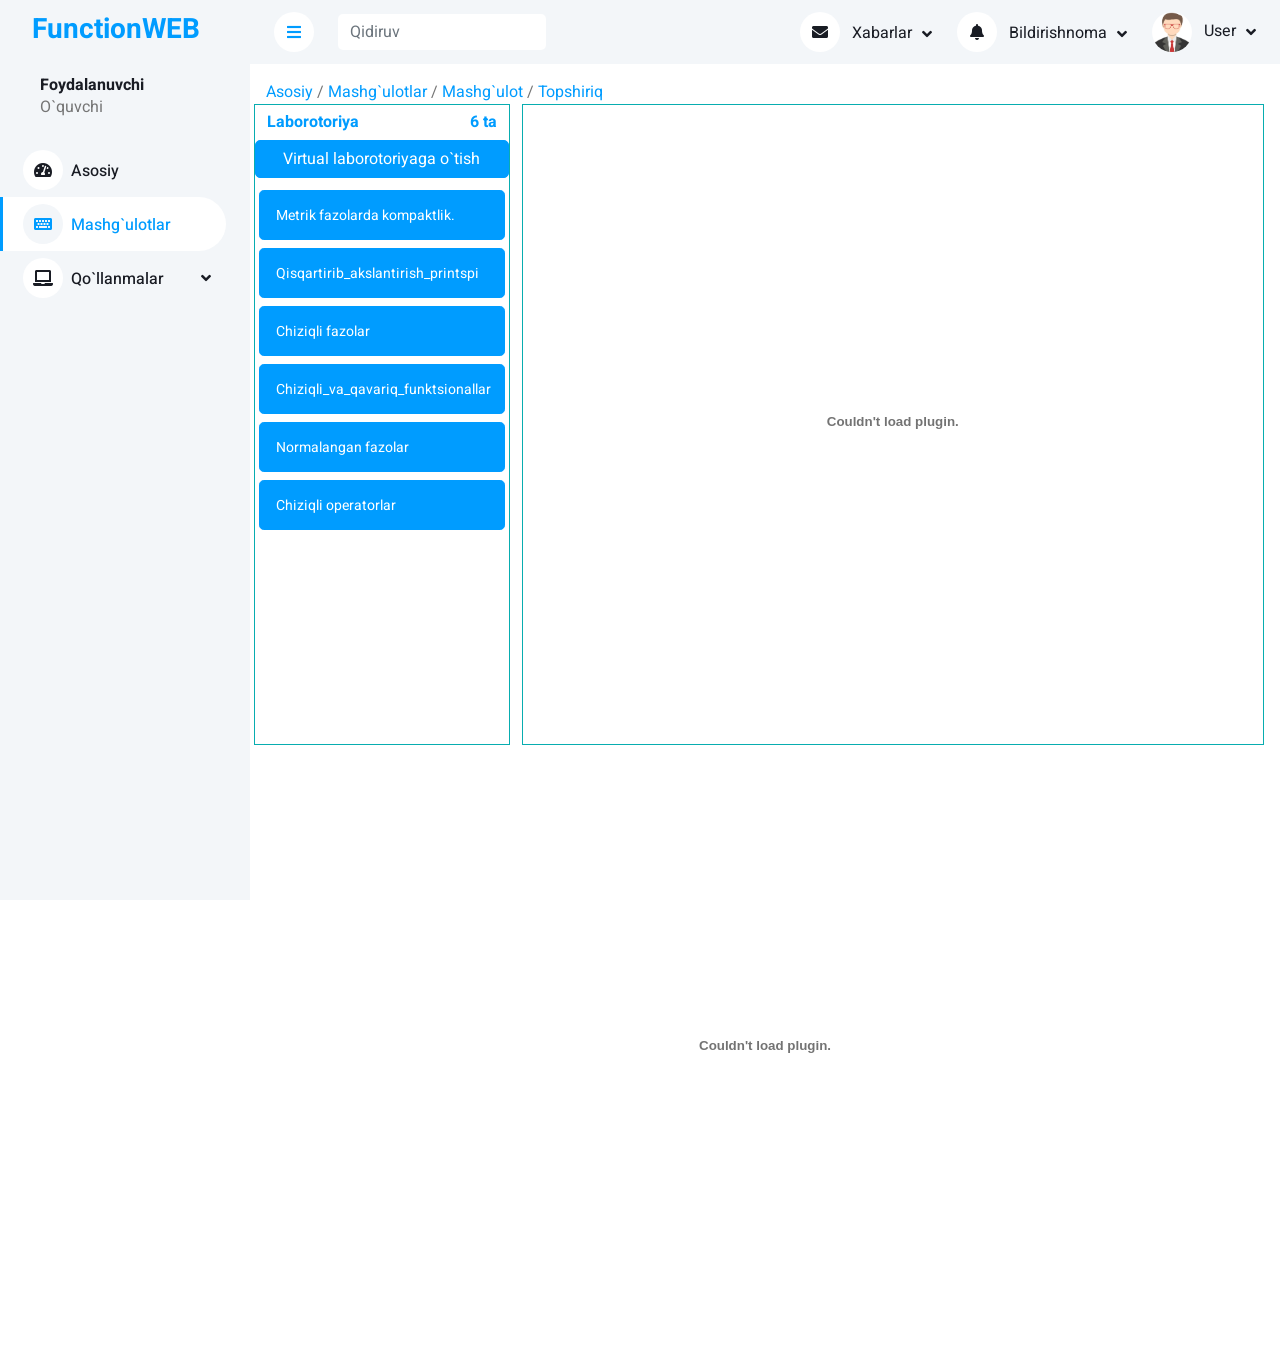
<file: student/stasks.html>
<!DOCTYPE html>
<html lang="en">

<head>
    <meta charset="utf-8">
    <title>FunctionWEB</title>
    <meta content="width=device-width, initial-scale=1.0" name="viewport">
    <meta content="" name="keywords">
    <meta content="" name="description">

    <!-- Favicon -->
    <link href="img/favicon.ico" rel="icon">

    <!-- Google Web Fonts -->
    <link rel="preconnect" href="https://fonts.googleapis.com">
    <link rel="preconnect" href="https://fonts.gstatic.com" crossorigin>
    <link href="https://fonts.googleapis.com/css2?family=Heebo:wght@400;500;600;700&display=swap" rel="stylesheet">
    
    <!-- Icon Font Stylesheet -->
    <link href="https://cdnjs.cloudflare.com/ajax/libs/font-awesome/5.10.0/css/all.min.css" rel="stylesheet">
    <link href="https://cdn.jsdelivr.net/npm/bootstrap-icons@1.4.1/font/bootstrap-icons.css" rel="stylesheet">

    <!-- Libraries Stylesheet -->
    <link href="lib/owlcarousel/assets/owl.carousel.min.css" rel="stylesheet">
    <link href="lib/tempusdominus/css/tempusdominus-bootstrap-4.min.css" rel="stylesheet" />

    <!-- Customized Bootstrap Stylesheet -->
    <link href="css/bootstrap.min.css" rel="stylesheet">

    <!-- Template Stylesheet -->
    <link href="css/style.css" rel="stylesheet">
</head>

<body>
    <div class="container-fluid position-relative bg-white d-flex p-0">
        <!-- Spinner Start -->
        <div id="spinner" class="show bg-white position-fixed translate-middle w-100 vh-100 top-50 start-50 d-flex align-items-center justify-content-center">
            <div class="spinner-border text-primary" style="width: 3rem; height: 3rem;" role="status">
                <span class="sr-only">Loading...</span>
            </div>
        </div>
        <!-- Spinner End -->


        <!-- Sidebar Start -->
        <div class="sidebar pe-4 pb-3">
            <nav class="navbar bg-light navbar-light">
                <a href="studentindex.html" class="navbar-brand mx-4 mb-3">
                    <h3 class="text-primary"><i class="me-2"></i>FunctionWEB</h3>
                </a>
                <div class="d-flex align-items-center ms-4 mb-4">
                    <div class="ms-3">
                        <h6 class="mb-0">Foydalanuvchi</h6>
                        <span>O`quvchi</span>
                    </div>
                </div>
                <div class="navbar-nav w-100">
                    <a href="studentindex.html" class="nav-item nav-link"><i class="fa fa-tachometer-alt me-2"></i>Asosiy</a>
                    <a href="lessons.html" class="nav-item nav-link active"><i class="fa fa-keyboard me-2"></i>Mashg`ulotlar</a>
                    <div class="nav-item dropdown">
                        <a href="#" class="nav-link dropdown-toggle" data-bs-toggle="dropdown"><i class="fa fa-laptop me-2"></i>Qo`llanmalar</a>
                        <div class="dropdown-menu bg-transparent border-0">
                            <a href="books.html" class="dropdown-item">Kitoblar</a>
                            <a href="videos.html" class="dropdown-item">Video darslar</a>
                        </div>
                    </div>
                    <!-- <a href="report.html" class="nav-item nav-link"><i class="fa fa-chart-bar me-2"></i>Hisobot</a> -->
                </div>
            </nav>
        </div>
        <!-- Sidebar End -->


        <!-- Content Start -->
        <div class="content">
            <!-- Navbar Start -->
            <nav class="navbar navbar-expand bg-light navbar-light sticky-top px-4 py-0">
                <a href="studentindex.html" class="navbar-brand d-flex d-lg-none me-4">
                    <h2 class="text-primary mb-0"><i class="fa fa-hashtag"></i></h2>
                </a>
                <a href="#" class="sidebar-toggler flex-shrink-0">
                    <i class="fa fa-bars"></i>
                </a>
                <form class="d-none d-md-flex ms-4">
                    <input class="form-control border-0" type="search" placeholder="Qidiruv">
                </form>
                <div class="navbar-nav align-items-center ms-auto">
                    <div class="nav-item dropdown">
                        <a href="#" class="nav-link dropdown-toggle" data-bs-toggle="dropdown">
                            <i class="fa fa-envelope me-lg-2"></i>
                            <span class="d-none d-lg-inline-flex">Xabarlar</span>
                        </a>
                        <div class="dropdown-menu dropdown-menu-end bg-light border-0 rounded-0 rounded-bottom m-0">
                            <a href="#" class="dropdown-item">
                                <div class="d-flex align-items-center">
                                    <!-- <img class="rounded-circle" src="img/user.jpg" alt="" style="width: 40px; height: 40px;">
                                    <div class="ms-2">
                                        <h6 class="fw-normal mb-0">Jhon send you a message</h6>
                                        <small>15 minutes ago</small>
                                    </div> -->
                                </div>
                            </a>
                            <hr class="dropdown-divider">
                            <a href="#" class="dropdown-item">
                                <div class="d-flex align-items-center">
                                    <!-- <img class="rounded-circle" src="img/user.jpg" alt="" style="width: 40px; height: 40px;">
                                    <div class="ms-2">
                                        <h6 class="fw-normal mb-0">Jhon send you a message</h6>
                                        <small>15 minutes ago</small>
                                    </div> -->
                                </div>
                            </a>
                            <hr class="dropdown-divider">
                            <a href="#" class="dropdown-item">
                                <div class="d-flex align-items-center">
                                    <!-- <img class="rounded-circle" src="img/user.jpg" alt="" style="width: 40px; height: 40px;">
                                    <div class="ms-2">
                                        <h6 class="fw-normal mb-0">Jhon send you a message</h6>
                                        <small>15 minutes ago</small>
                                    </div> -->
                                </div>
                            </a>
                            <hr class="dropdown-divider">
                            <a href="#" class="dropdown-item text-center">Barchasi</a>
                        </div>
                    </div>
                    <div class="nav-item dropdown">
                        <a href="#" class="nav-link dropdown-toggle" data-bs-toggle="dropdown">
                            <i class="fa fa-bell me-lg-2"></i>
                            <span class="d-none d-lg-inline-flex">Bildirishnoma</span>
                        </a>
                        <div class="dropdown-menu dropdown-menu-end bg-light border-0 rounded-0 rounded-bottom m-0">
                            <a href="#" class="dropdown-item">
                                <!-- <h6 class="fw-normal mb-0">Profile updated</h6>
                                <small>15 minutes ago</small> -->
                            </a>
                            <hr class="dropdown-divider">
                            <a href="#" class="dropdown-item">
                                <!-- <h6 class="fw-normal mb-0">New user added</h6>
                                <small>15 minutes ago</small> -->
                            </a>
                            <hr class="dropdown-divider">
                            <a href="#" class="dropdown-item">
                                <!-- <h6 class="fw-normal mb-0">Password changed</h6>
                                <small>15 minutes ago</small> -->
                            </a>
                            <hr class="dropdown-divider">
                            <a href="#" class="dropdown-item text-center">Barcha bildirishnomalar</a>
                        </div>
                    </div>
                    <div class="nav-item dropdown">
                        <a href="#" class="nav-link dropdown-toggle" data-bs-toggle="dropdown">
                            <img class="rounded-circle me-lg-2" src="img/user.jpg" alt="" style="width: 40px; height: 40px;">
                            <span class="d-none d-lg-inline-flex">User</span>
                        </a>
                        <div class="dropdown-menu dropdown-menu-end bg-light border-0 rounded-0 rounded-bottom m-0">
                            <a href="#" class="dropdown-item">Shaxsiy kabinet</a>
                            <a href="#" class="dropdown-item">Sozlamalar</a>
                            <a href="signin.html" class="dropdown-item">Chiqish</a>
                        </div>
                    </div>
                </div>
            </nav>
            <!-- Navbar End -->

            <!-- stasks start -->

            <div class="continer-fluid p-3">
                <div class="row">
                    <div class="col-12">
                        <a href="studentindex.html">Asosiy</a> /
                        <a href="lessons.html">Mashg`ulotlar</a> /
                        <a href="tasks.html">Mashg`ulot</a> /
                        <a href="stasks.html">Topshiriq</a>
                    </div>
                </div>
                <div class="row">
                    <div class="col-3" style="border: 1px solid rgb(8, 173, 176);">
                        <div class="row mb-2 d-flex align-items-center justify-content-between">
                            <h6 class="col-5 text-primary mt-2 text-start">Laborotoriya</h6>
                            <h6 class="col-5 text-primary mt-2 text-end" id="taskCount"></h6>
                            <a href="#" class="btn btn-primary text-center">Virtual laborotoriyaga o`tish</a>
                        </div>
                        <div class="row">
                            <div class="col-12 p-1 lScroll" id="stasksLink">
                                <!-- stasksBtns -->
                            </div>
                        </div>
                    </div>
                    <div class="col-9">
                        <div class="row m-0 p-3" style="border: 1px solid  rgb(8, 173, 176);">
                            <div class="col-12">
                                <object 
                                    id="objL" 
                                    type="application/pdf"  
                                    class="w-100" 
                                    style="height: 600px;"
                                    data="sourses/books/Yarim additiv funksonallar.pdf">
                                </object>
                            </div>
                        </div>
                    </div>
                </div>
                <div class="row">
                    <div class="col-12">
                        <object 
                            id="objL" 
                            type="application/pdf"  
                            class="w-100" 
                            style="height: 600px;"
                            data="laborotory2.html  ">
                        </object>
                    </div>
                </div>
            </div>
            <!-- stasks end -->
            

        </div>
        <!-- Content End -->


        <!-- Back to Top -->
        <!-- <a href="#" class="btn btn-lg btn-primary btn-lg-square back-to-top"><i class="bi bi-arrow-up"></i></a> -->
    </div>

    <!-- JavaScript Libraries -->
    <script src="https://code.jquery.com/jquery-3.4.1.min.js"></script>
    <script src="https://cdn.jsdelivr.net/npm/bootstrap@5.0.0/dist/js/bootstrap.bundle.min.js"></script>
    <script src="lib/chart/chart.min.js"></script>
    <script src="lib/easing/easing.min.js"></script>
    <script src="lib/waypoints/waypoints.min.js"></script>
    <script src="lib/owlcarousel/owl.carousel.min.js"></script>
    <script src="lib/tempusdominus/js/moment.min.js"></script>
    <script src="lib/tempusdominus/js/moment-timezone.min.js"></script>
    <script src="lib/tempusdominus/js/tempusdominus-bootstrap-4.min.js"></script>

    <!-- Template Javascript -->
    <script src="js/main.js"></script>
    <script src="js/stasks.js"></script>
</body>

</html>
</file>
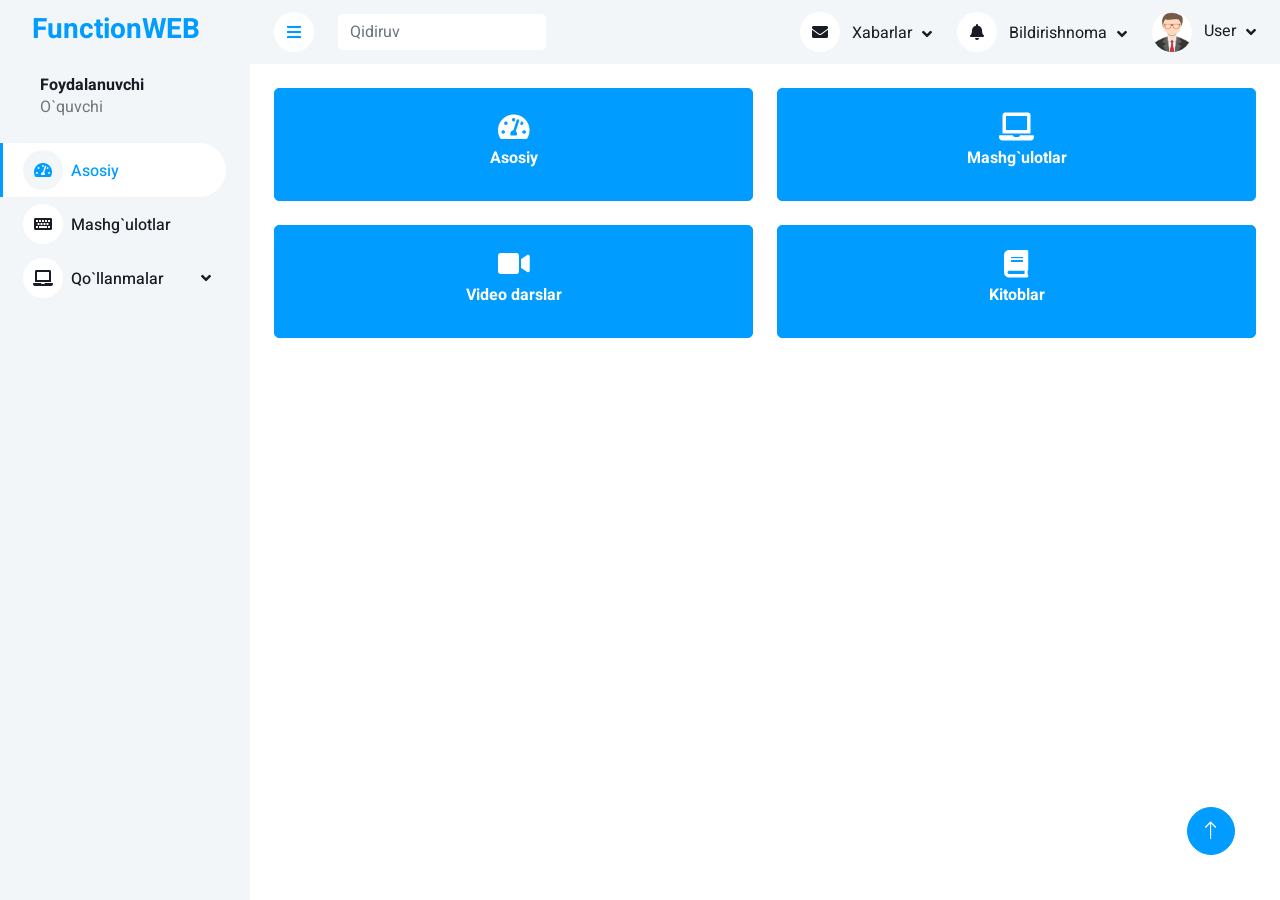
<file: student/studentindex.html>
<!DOCTYPE html>
<html lang="en">

<head>
    <meta charset="utf-8">
    <title>FunctionWEB</title>
    <meta content="width=device-width, initial-scale=1.0" name="viewport">
    <meta content="" name="keywords">
    <meta content="" name="description">

    <!-- Favicon -->
    <link href="img/favicon.ico" rel="icon">

    <!-- Google Web Fonts -->
    <link rel="preconnect" href="https://fonts.googleapis.com">
    <link rel="preconnect" href="https://fonts.gstatic.com" crossorigin>
    <link href="https://fonts.googleapis.com/css2?family=Heebo:wght@400;500;600;700&display=swap" rel="stylesheet">
    
    <!-- Icon Font Stylesheet -->
    <link href="https://cdnjs.cloudflare.com/ajax/libs/font-awesome/5.10.0/css/all.min.css" rel="stylesheet">
    <link href="https://cdn.jsdelivr.net/npm/bootstrap-icons@1.4.1/font/bootstrap-icons.css" rel="stylesheet">

    <!-- Libraries Stylesheet -->
    <link href="lib/owlcarousel/assets/owl.carousel.min.css" rel="stylesheet">
    <link href="lib/tempusdominus/css/tempusdominus-bootstrap-4.min.css" rel="stylesheet" />

    <!-- Customized Bootstrap Stylesheet -->
    <link href="css/bootstrap.min.css" rel="stylesheet">

    <!-- Template Stylesheet -->
    <link href="css/style.css" rel="stylesheet">
</head>

<body>
    <div class="container-fluid position-relative bg-white d-flex p-0">
        <!-- Spinner Start -->
        <div id="spinner" class="show bg-white position-fixed translate-middle w-100 vh-100 top-50 
        start-50 d-flex align-items-center justify-content-center">
            <div class="spinner-border text-primary" style="width: 3rem; height: 3rem;" role="status">
                <span class="sr-only">Loading...</span>
            </div>
        </div>
        <!-- Spinner End -->

        <!-- Sidebar Start -->
        <div class="sidebar pe-4 pb-3">
            <nav class="navbar bg-light navbar-light">
                <a href="../index.html" class="navbar-brand mx-4 mb-3">
                    <h3 class="text-primary"><i class="me-2"></i>FunctionWEB</h3>
                </a>
                <div class="d-flex align-items-center ms-4 mb-4">
                    <div class="ms-3">
                        <h6 class="mb-0">Foydalanuvchi</h6>
                        <span>O`quvchi</span>
                    </div>
                </div>
                <div class="navbar-nav w-100">
                    <a href="studentindex.html" class="nav-item nav-link active"><i class="fa fa-tachometer-alt me-2"></i>Asosiy</a>
                    <a href="lessons.html" class="nav-item nav-link"><i class="fa fa-keyboard me-2"></i>Mashg`ulotlar</a>
                    <div class="nav-item dropdown">
                        <a href="#" class="nav-link dropdown-toggle" data-bs-toggle="dropdown"><i class="fa fa-laptop me-2"></i>Qo`llanmalar</a>
                        <div class="dropdown-menu bg-transparent border-0">
                            <a href="books.html" class="dropdown-item">Kitoblar</a>
                            <a href="videos.html" class="dropdown-item">Video darslar</a>
                        </div>
                    </div>
                    <!-- <a href="report.html" class="nav-item nav-link"><i class="fa fa-chart-bar me-2"></i>Hisobot</a> -->
                </div>
            </nav>
        </div>
        <!-- Sidebar End -->

        <!-- Content Start -->
        <div class="content">
            <!-- Navbar Start -->
            <nav class="navbar navbar-expand bg-light navbar-light sticky-top px-4 py-0">
                <a href="index.html" class="navbar-brand d-flex d-lg-none me-4">
                    <h2 class="text-primary mb-0"><i class="fa fa-hashtag"></i></h2>
                </a>
                <a href="#" class="sidebar-toggler flex-shrink-0">
                    <i class="fa fa-bars"></i>
                </a>
                <form class="d-none d-md-flex ms-4">
                    <input class="form-control border-0" type="search" placeholder="Qidiruv">
                </form>
                <div class="navbar-nav align-items-center ms-auto">
                    <div class="nav-item dropdown">
                        <a href="#" class="nav-link dropdown-toggle" data-bs-toggle="dropdown">
                            <i class="fa fa-envelope me-lg-2"></i>
                            <span class="d-none d-lg-inline-flex">Xabarlar</span>
                        </a>
                        <div class="dropdown-menu dropdown-menu-end bg-light border-0 rounded-0 rounded-bottom m-0">
                            <a href="#" class="dropdown-item">
                                <div class="d-flex align-items-center">
                                    <!-- <img class="rounded-circle" src="img/user.jpg" alt="" style="width: 40px; height: 40px;">
                                    <div class="ms-2">
                                        <h6 class="fw-normal mb-0">Jhon send you a message</h6>
                                        <small>15 minutes ago</small>
                                    </div> -->
                                </div>
                            </a>
                            <hr class="dropdown-divider">
                            <a href="#" class="dropdown-item">
                                <div class="d-flex align-items-center">
                                    <!-- <img class="rounded-circle" src="img/user.jpg" alt="" style="width: 40px; height: 40px;">
                                    <div class="ms-2">
                                        <h6 class="fw-normal mb-0">Jhon send you a message</h6>
                                        <small>15 minutes ago</small>
                                    </div> -->
                                </div>
                            </a>
                            <hr class="dropdown-divider">
                            <a href="#" class="dropdown-item">
                                <div class="d-flex align-items-center">
                                    <!-- <img class="rounded-circle" src="img/user.jpg" alt="" style="width: 40px; height: 40px;">
                                    <div class="ms-2">
                                        <h6 class="fw-normal mb-0">Jhon send you a message</h6>
                                        <small>15 minutes ago</small>
                                    </div> -->
                                </div>
                            </a>
                            <hr class="dropdown-divider">
                            <a href="#" class="dropdown-item text-center">Barchasi</a>
                        </div>
                    </div>
                    <div class="nav-item dropdown">
                        <a href="#" class="nav-link dropdown-toggle" data-bs-toggle="dropdown">
                            <i class="fa fa-bell me-lg-2"></i>
                            <span class="d-none d-lg-inline-flex">Bildirishnoma</span>
                        </a>
                        <div class="dropdown-menu dropdown-menu-end bg-light border-0 rounded-0 rounded-bottom m-0">
                            <a href="#" class="dropdown-item">
                                <!-- <h6 class="fw-normal mb-0">Profile updated</h6>
                                <small>15 minutes ago</small> -->
                            </a>
                            <hr class="dropdown-divider">
                            <a href="#" class="dropdown-item">
                                <!-- <h6 class="fw-normal mb-0">New user added</h6>
                                <small>15 minutes ago</small> -->
                            </a>
                            <hr class="dropdown-divider">
                            <a href="#" class="dropdown-item">
                                <!-- <h6 class="fw-normal mb-0">Password changed</h6>
                                <small>15 minutes ago</small> -->
                            </a>
                            <hr class="dropdown-divider">
                            <a href="#" class="dropdown-item text-center">Barcha bildirishnomalar</a>
                        </div>
                    </div>
                    <div class="nav-item dropdown">
                        <a href="#" class="nav-link dropdown-toggle" data-bs-toggle="dropdown">
                            <img class="rounded-circle me-lg-2" src="img/user.jpg" alt="" style="width: 40px; height: 40px;">
                            <span class="d-none d-lg-inline-flex">User</span>
                        </a>
                        <div class="dropdown-menu dropdown-menu-end bg-light border-0 rounded-0 rounded-bottom m-0">
                            <a href="#" class="dropdown-item">Shaxsiy kabinet</a>
                            <a href="#" class="dropdown-item">Sozlamalar</a>
                            <a href="#" class="dropdown-item">Chiqish</a>
                        </div>
                    </div>
                </div>
            </nav>
            <!-- Navbar End -->

            <!-- main start-->

            <div class="continer-fluid">
                <div class="pt-4 px-4">
                    <div class="row g-4">
                        <div class="col-lg-6 col-xs-6 col-sm-4">
                            <a class="btn btn-primary w-100 p-4" href="firstLecture.html">
                                <div class="small-box">
                                    <h3 class="fa fa-tachometer-alt text-white"></h3>
                                    <h6 class="text-white">Asosiy</h6>
                                </div>
                            </a>
                        </div>
                        <div class="col-lg-6 col-xs-6 col-sm-4">
                            <a class="btn btn-primary w-100 p-4" href="lessons.html">
                                <div class="small-box">
                                    <h3 class="fa fa-laptop text-white"></h3>
                                    <h6 class="text-white">Mashg`ulotlar</h6>
                                </div>
                            </a>
                        </div>
                        <div class="col-lg-6 col-xs-6 col-sm-4">
                            <a class="btn btn-primary w-100 p-4" href="videos.html">
                                <div class="small-box">
                                    <h3 class="fa fa-video text-white"></h3>
                                    <h6 class="text-white">Video darslar</h6>
                                </div>
                            </a>
                        </div>
                        <div class="col-lg-6 col-xs-6 col-sm-4">
                            <a class="btn btn-primary w-100 p-4" href="books.html">
                                <div class="small-box">
                                    <h3 class="fa fa-book text-white"></h3>
                                    <h6 class="text-white">Kitoblar</h6>
                                </div>
                            </a>
                        </div>
                    </div>
                </div>
            </div>
            <!-- main end -->

            <!-- Table start
            <div class="container-fluid pt-4 px-4">
                <div class="row g-4">
                    <div class="col-sm-12 col-md-6 col-xl-12">
                        <div class="h-100 bg-light rounded p-4">
                            <div class="d-flex align-items-center justify-content-between mb-2">
                                <h6 class="mb-0">Xabarlar</h6>
                                <a href="">Hammasini</a>
                            </div>
                            <div class="d-flex align-items-center border-bottom py-3">
                                <img class="rounded-circle flex-shrink-0" src="img/user.jpg" alt="" style="width: 40px; height: 40px;">
                                <div class="w-100 ms-3">
                                    <div class="d-flex w-100 justify-content-between">
                                        <h6 class="mb-0">O`qituvchi</h6>
                                        <small>15 minut oldin</small>
                                    </div>
                                    <span>Tabala...</span>
                                </div>
                            </div>
                            <div class="d-flex align-items-center border-bottom py-3">
                                <img class="rounded-circle flex-shrink-0" src="img/user.jpg" alt="" style="width: 40px; height: 40px;">
                                <div class="w-100 ms-3">
                                    <div class="d-flex w-100 justify-content-between">
                                        <h6 class="mb-0">O`qituvchi</h6>
                                        <small>15 minut oldin</small>
                                    </div>
                                    <span>Tabala...</span>
                                </div>
                            </div>
                            <div class="d-flex align-items-center border-bottom py-3">
                                <img class="rounded-circle flex-shrink-0" src="img/user.jpg" alt="" style="width: 40px; height: 40px;">
                                <div class="w-100 ms-3">
                                    <div class="d-flex w-100 justify-content-between">
                                        <h6 class="mb-0">O`qituvchi</h6>
                                        <small>15 minut oldin</small>
                                    </div>
                                    <span>Tabala...</span>
                                </div>
                            </div>
                            <div class="d-flex align-items-center border-bottom py-3">
                                <img class="rounded-circle flex-shrink-0" src="img/user.jpg" alt="" style="width: 40px; height: 40px;">
                                <div class="w-100 ms-3">
                                    <div class="d-flex w-100 justify-content-between">
                                        <h6 class="mb-0">O`qituvchi</h6>
                                        <small>15 minut oldin</small>
                                    </div>
                                    <span>Tabala...</span>
                                </div>
                            </div>
                            <div class="d-flex align-items-center border-bottom py-3">
                                <img class="rounded-circle flex-shrink-0" src="img/user.jpg" alt="" style="width: 40px; height: 40px;">
                                <div class="w-100 ms-3">
                                    <div class="d-flex w-100 justify-content-between">
                                        <h6 class="mb-0">O`qituvchi</h6>
                                        <small>15 minut oldin</small>
                                    </div>
                                    <span>Tabala...</span>
                                </div>
                            </div>
                            <div class="d-flex align-items-center border-bottom py-3">
                                <img class="rounded-circle flex-shrink-0" src="img/user.jpg" alt="" style="width: 40px; height: 40px;">
                                <div class="w-100 ms-3">
                                    <div class="d-flex w-100 justify-content-between">
                                        <h6 class="mb-0">O`qituvchi</h6>
                                        <small>15 minut oldin</small>
                                    </div>
                                    <span>Tabala...</span>
                                </div>
                            </div>
                        </div>
                    </div>
                </div>
            </div> -->
            <!-- Table End -->

            <!-- Chart Start -->
            <!-- <div class="container-fluid pt-4 px-4">
                <div class="row g-4">
                    <div class="col-sm-12 col-xl-6">
                        <div class="bg-light rounded h-100 p-4">
                            <h6 class="mb-4">Faollik ko`rsatkichi</h6>
                            <canvas id="salse-revenue"></canvas>
                        </div>
                    </div>  
                    
                    <div class="col-sm-12 col-xl-6">
                        <div class="bg-light rounded h-100 p-4">
                            <h6 class="mb-4">Mashg`ulotlar bo`yicha natijalar</h6>
                            <canvas id="worldwide-sales"></canvas>
                        </div>
                    </div>
                </div>
            </div> -->
            <!-- Chart End -->

        </div>
        <!-- Content End -->

        

        <!-- Back to Top -->
        <a href="#" class="btn btn-lg btn-primary btn-lg-square back-to-top"><i class="bi bi-arrow-up"></i></a>
    </div>

    <!-- JavaScript Libraries -->
    <script src="https://code.jquery.com/jquery-3.4.1.min.js"></script>
    <script src="https://cdn.jsdelivr.net/npm/bootstrap@5.0.0/dist/js/bootstrap.bundle.min.js"></script>
    <script src="lib/chart/chart.min.js"></script>
    <script src="lib/easing/easing.min.js"></script>
    <script src="lib/waypoints/waypoints.min.js"></script>
    <script src="lib/owlcarousel/owl.carousel.min.js"></script>
    <script src="lib/tempusdominus/js/moment.min.js"></script>
    <script src="lib/tempusdominus/js/moment-timezone.min.js"></script>
    <script src="lib/tempusdominus/js/tempusdominus-bootstrap-4.min.js"></script>
    <!-- Template Javascript -->
    <script src="js/main.js"></script>
</body>

</html>
</file>
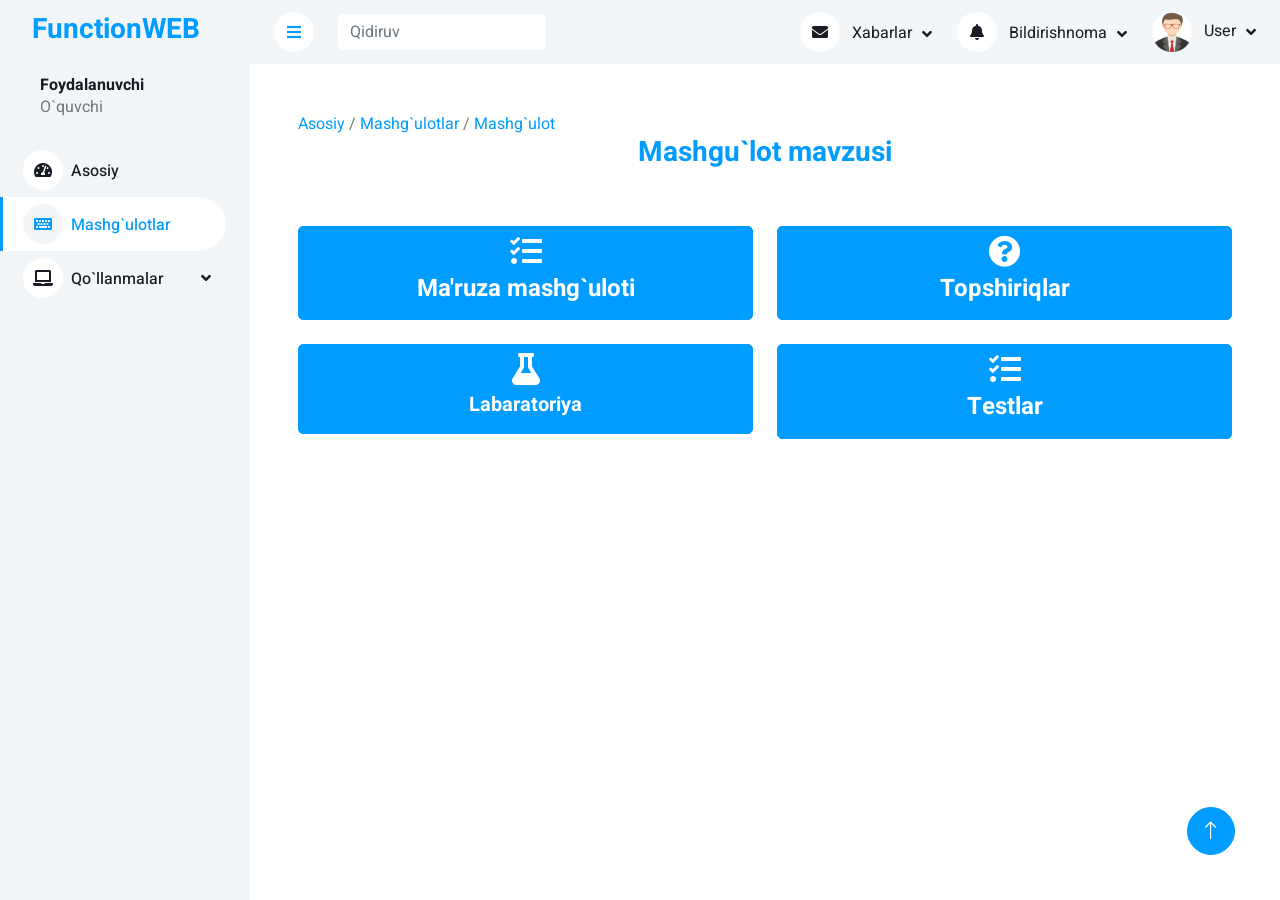
<file: student/tasks.html>
<!DOCTYPE html>
<html lang="en">

<head>
    <meta charset="utf-8">
    <title>FunctionWEB</title>
    <meta content="width=device-width, initial-scale=1.0" name="viewport">
    <meta content="" name="keywords">
    <meta content="" name="description">

    <!-- Favicon -->
    <link href="img/favicon.ico" rel="icon">

    <!-- Google Web Fonts -->
    <link rel="preconnect" href="https://fonts.googleapis.com">
    <link rel="preconnect" href="https://fonts.gstatic.com" crossorigin>
    <link href="https://fonts.googleapis.com/css2?family=Heebo:wght@400;500;600;700&display=swap" rel="stylesheet">
    
    <!-- Icon Font Stylesheet -->
    <link href="https://cdnjs.cloudflare.com/ajax/libs/font-awesome/5.10.0/css/all.min.css" rel="stylesheet">
    <link href="https://cdn.jsdelivr.net/npm/bootstrap-icons@1.4.1/font/bootstrap-icons.css" rel="stylesheet">

    <!-- Libraries Stylesheet -->
    <link href="lib/owlcarousel/assets/owl.carousel.min.css" rel="stylesheet">
    <link href="lib/tempusdominus/css/tempusdominus-bootstrap-4.min.css" rel="stylesheet" />

    <!-- Customized Bootstrap Stylesheet -->
    <link href="css/bootstrap.min.css" rel="stylesheet">

    <!-- Template Stylesheet -->
    <link href="css/style.css" rel="stylesheet">
</head>

<body>
    <div class="container-fluid position-relative bg-white d-flex p-0">
        <!-- Spinner Start -->
        <div id="spinner" class="show bg-white position-fixed translate-middle w-100 vh-100 top-50 start-50 d-flex align-items-center justify-content-center">
            <div class="spinner-border text-primary" style="width: 3rem; height: 3rem;" role="status">
                <span class="sr-only">Loading...</span>
            </div>
        </div>
        <!-- Spinner End -->


        <!-- Sidebar Start -->
        <div class="sidebar pe-4 pb-3">
            <nav class="navbar bg-light navbar-light">
                <a href="studentindex.html" class="navbar-brand mx-4 mb-3">
                    <h3 class="text-primary"><i class="me-2"></i>FunctionWEB</h3>
                </a>
                <div class="d-flex align-items-center ms-4 mb-4">
                    <div class="ms-3">
                        <h6 class="mb-0">Foydalanuvchi</h6>
                        <span>O`quvchi</span>
                    </div>
                </div>
                <div class="navbar-nav w-100">
                    <a href="studentindex.html" class="nav-item nav-link"><i class="fa fa-tachometer-alt me-2"></i>Asosiy</a>
                    <a href="lessons.html" class="nav-item nav-link active"><i class="fa fa-keyboard me-2"></i>Mashg`ulotlar</a>
                    <div class="nav-item dropdown">
                        <a href="#" class="nav-link dropdown-toggle" data-bs-toggle="dropdown"><i class="fa fa-laptop me-2"></i>Qo`llanmalar</a>
                        <div class="dropdown-menu bg-transparent border-0">
                            <a href="books.html" class="dropdown-item">Kitoblar</a>
                            <a href="videos.html" class="dropdown-item">Video darslar</a>
                        </div>
                    </div>
                    <!-- <a href="report.html" class="nav-item nav-link"><i class="fa fa-chart-bar me-2"></i>Hisobot</a> -->
                </div>
            </nav>
        </div>
        <!-- Sidebar End -->


        <!-- Content Start -->
        <div class="content">
            <!-- Navbar Start -->
            <nav class="navbar navbar-expand bg-light navbar-light sticky-top px-4 py-0">
                <a href="studentindex.html" class="navbar-brand d-flex d-lg-none me-4">
                    <h2 class="text-primary mb-0"><i class="fa fa-hashtag"></i></h2>
                </a>
                <a href="#" class="sidebar-toggler flex-shrink-0">
                    <i class="fa fa-bars"></i>
                </a>
                <form class="d-none d-md-flex ms-4">
                    <input class="form-control border-0" type="search" placeholder="Qidiruv">
                </form>
                <div class="navbar-nav align-items-center ms-auto">
                    <div class="nav-item dropdown">
                        <a href="#" class="nav-link dropdown-toggle" data-bs-toggle="dropdown">
                            <i class="fa fa-envelope me-lg-2"></i>
                            <span class="d-none d-lg-inline-flex">Xabarlar</span>
                        </a>
                        <div class="dropdown-menu dropdown-menu-end bg-light border-0 rounded-0 rounded-bottom m-0">
                            <a href="#" class="dropdown-item">
                                <div class="d-flex align-items-center">
                                    <!-- <img class="rounded-circle" src="img/user.jpg" alt="" style="width: 40px; height: 40px;">
                                    <div class="ms-2">
                                        <h6 class="fw-normal mb-0">Jhon send you a message</h6>
                                        <small>15 minutes ago</small>
                                    </div> -->
                                </div>
                            </a>
                            <hr class="dropdown-divider">
                            <a href="#" class="dropdown-item">
                                <div class="d-flex align-items-center">
                                    <!-- <img class="rounded-circle" src="img/user.jpg" alt="" style="width: 40px; height: 40px;">
                                    <div class="ms-2">
                                        <h6 class="fw-normal mb-0">Jhon send you a message</h6>
                                        <small>15 minutes ago</small>
                                    </div> -->
                                </div>
                            </a>
                            <hr class="dropdown-divider">
                            <a href="#" class="dropdown-item">
                                <div class="d-flex align-items-center">
                                    <!-- <img class="rounded-circle" src="img/user.jpg" alt="" style="width: 40px; height: 40px;">
                                    <div class="ms-2">
                                        <h6 class="fw-normal mb-0">Jhon send you a message</h6>
                                        <small>15 minutes ago</small>
                                    </div> -->
                                </div>
                            </a>
                            <hr class="dropdown-divider">
                            <a href="#" class="dropdown-item text-center">Barchasi</a>
                        </div>
                    </div>
                    <div class="nav-item dropdown">
                        <a href="#" class="nav-link dropdown-toggle" data-bs-toggle="dropdown">
                            <i class="fa fa-bell me-lg-2"></i>
                            <span class="d-none d-lg-inline-flex">Bildirishnoma</span>
                        </a>
                        <div class="dropdown-menu dropdown-menu-end bg-light border-0 rounded-0 rounded-bottom m-0">
                            <a href="#" class="dropdown-item">
                                <!-- <h6 class="fw-normal mb-0">Profile updated</h6>
                                <small>15 minutes ago</small> -->
                            </a>
                            <hr class="dropdown-divider">
                            <a href="#" class="dropdown-item">
                                <!-- <h6 class="fw-normal mb-0">New user added</h6>
                                <small>15 minutes ago</small> -->
                            </a>
                            <hr class="dropdown-divider">
                            <a href="#" class="dropdown-item">
                                <!-- <h6 class="fw-normal mb-0">Password changed</h6>
                                <small>15 minutes ago</small> -->
                            </a>
                            <hr class="dropdown-divider">
                            <a href="#" class="dropdown-item text-center">Barcha bildirishnomalar</a>
                        </div>
                    </div>
                    <div class="nav-item dropdown">
                        <a href="#" class="nav-link dropdown-toggle" data-bs-toggle="dropdown">
                            <img class="rounded-circle me-lg-2" src="img/user.jpg" alt="" style="width: 40px; height: 40px;">
                            <span class="d-none d-lg-inline-flex">User</span>
                        </a>
                        <div class="dropdown-menu dropdown-menu-end bg-light border-0 rounded-0 rounded-bottom m-0">
                            <a href="#" class="dropdown-item">Shaxsiy kabinet</a>
                            <a href="#" class="dropdown-item">Sozlamalar</a>
                            <a href="signin.html" class="dropdown-item">Chiqish</a>
                        </div>
                    </div>
                </div>
            </nav>
            <!-- Navbar End -->

            <!-- main start-->

            <div class="continer-fluid p-5">
                <div class="row">
                    <div class="col-12">
                        <a href="studentindex.html">Asosiy</a> /
                        <a href="lessons.html">Mashg`ulotlar</a> /
                        <a href="tasks.html">Mashg`ulot</a>
                    </div>
                </div>
                <div class="row">
                    <div class="col-6 offset-3">
                        <h3 class="text-center text-primary" id="theme">Mashgu`lot mavzusi</h3>
                    </div>
                </div>
                <div class="row g-4 pt-5 d-flex justify-content-between">
                    <div class="col-lg-6 col-xs-6 col-sm-4">
                        <a class="btn btn-primary w-100 p-2" href="lecture.html">
                            <div class="small-box">
                                <h2 class="fa fa-tasks text-white"></h2>
                                <h4 class="text-white">Ma'ruza mashg`uloti</h4>
                            </div>
                        </a>
                    </div>
                    <div class="col-lg-6 col-xs-6 col-sm-4">
                        <a class="btn btn-primary w-100 p-2" href="stasks.html">
                            <div class="small-box">
                                <h2 class="fa fa-question-circle text-white"></h2>
                                <h4 class="text-white">Topshiriqlar</h4>
                            </div>
                        </a>    
                    </div>
                    <div class="col-lg-6 col-xs-6 col-sm-4">
                        <a class="btn btn-primary w-100 p-2" href="https://www.wolfram.com/mathematica/">
                            <div class="small-box">
                                <h2 class="fa fa-flask text-white"></h2>
                                <h5 class="text-white">Labaratoriya</h4>
                            </div>
                        </a>
                    </div>
                    <div class="col-lg-6 col-xs-6 col-sm-4">
                        <a class="btn btn-primary w-100 p-2" href="tests.html">
                            <div class="small-box">
                                <h2 class="fa fa-tasks text-white"></h2>
                                <h4 class="text-white">Testlar</h4>
                            </div>
                        </a>
                    </div>
                </div>
            </div>
            <!-- main end -->

        </div>
        <!-- Content End -->


        <!-- Back to Top -->
        <a href="#" class="btn btn-lg btn-primary btn-lg-square back-to-top"><i class="bi bi-arrow-up"></i></a>
    </div>

    <!-- JavaScript Libraries -->
    <script src="https://code.jquery.com/jquery-3.4.1.min.js"></script>
    <script src="https://cdn.jsdelivr.net/npm/bootstrap@5.0.0/dist/js/bootstrap.bundle.min.js"></script>
    <script src="lib/chart/chart.min.js"></script>
    <script src="lib/easing/easing.min.js"></script>
    <script src="lib/waypoints/waypoints.min.js"></script>
    <script src="lib/owlcarousel/owl.carousel.min.js"></script>
    <script src="lib/tempusdominus/js/moment.min.js"></script>
    <script src="lib/tempusdominus/js/moment-timezone.min.js"></script>
    <script src="lib/tempusdominus/js/tempusdominus-bootstrap-4.min.js"></script>

    <!-- Template Javascript -->
    <script src="js/main.js"></script>
</body>

</html>
</file>
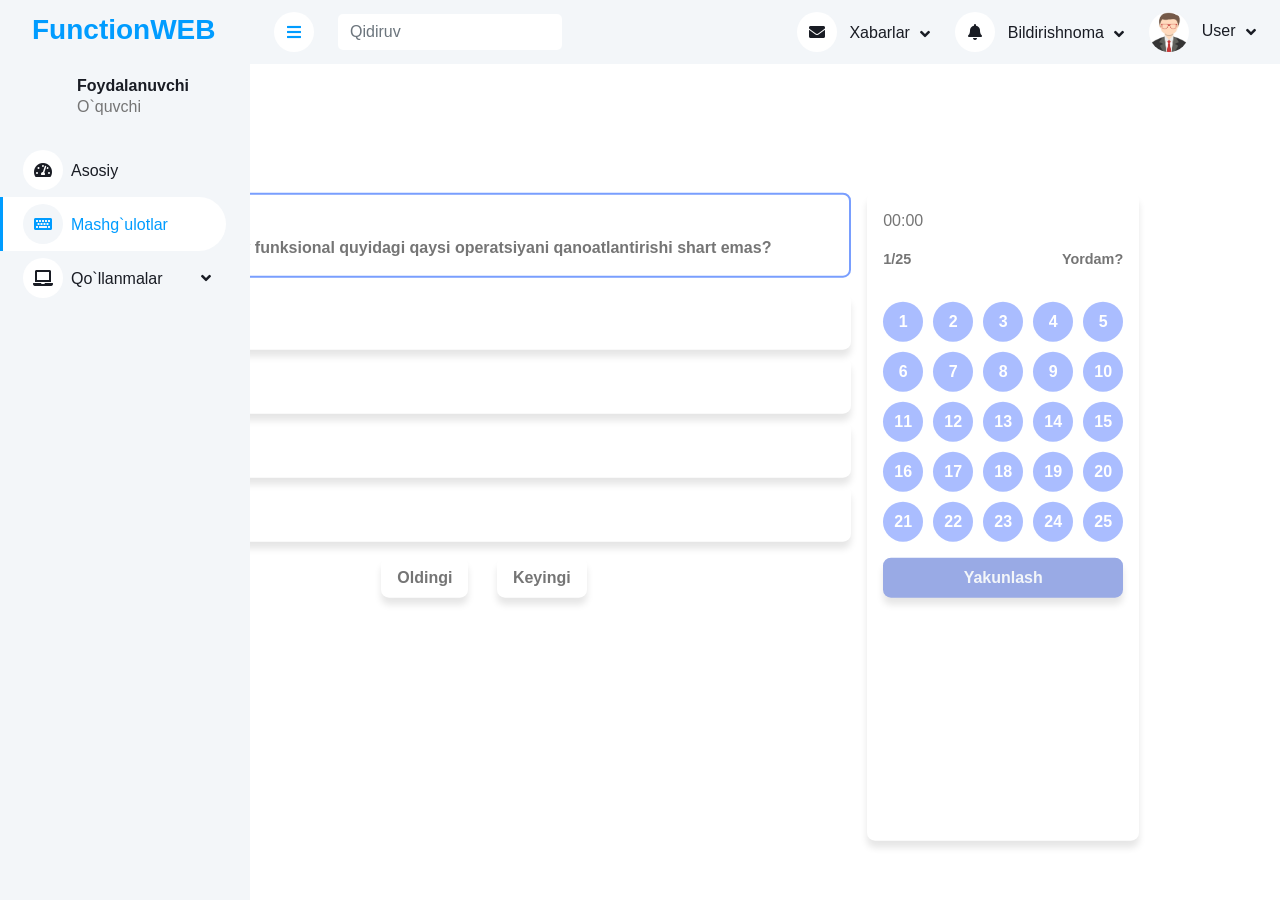
<file: student/testpage.html>
<!DOCTYPE html>
<html lang="en">

<head>
    <meta charset="utf-8">
    <title>FunctionWEB</title>
    <meta content="width=device-width, initial-scale=1.0" name="viewport">
    <meta content="" name="keywords">
    <meta content="" name="description">

    <!-- Favicon -->
    <link href="img/favicon.ico" rel="icon">

    <!-- Google Web Fonts -->
    <link rel="preconnect" href="https://fonts.googleapis.com">
    <link rel="preconnect" href="https://fonts.gstatic.com" crossorigin>
    <link href="https://fonts.googleapis.com/css2?family=Heebo:wght@400;500;600;700&display=swap" rel="stylesheet">

    <!-- Icon Font Stylesheet -->
    <link href="https://cdnjs.cloudflare.com/ajax/libs/font-awesome/5.10.0/css/all.min.css" rel="stylesheet">
    <link href="https://cdn.jsdelivr.net/npm/bootstrap-icons@1.4.1/font/bootstrap-icons.css" rel="stylesheet">

    <!-- Libraries Stylesheet -->
    <link href="lib/owlcarousel/assets/owl.carousel.min.css" rel="stylesheet">
    <link href="lib/tempusdominus/css/tempusdominus-bootstrap-4.min.css" rel="stylesheet" />

    <!-- Customized Bootstrap Stylesheet -->
    <link href="css/bootstrap.min.css" rel="stylesheet">

    <!-- Template Stylesheet -->
    <link href="css/style.css" rel="stylesheet">
    <link rel="stylesheet" href="css/test.css">
    <link rel="stylesheet" href="css/testStyle.css">
</head>

<body>
    <!-- Modal -->
    <div class="modal fade" id="exampleModal" tabindex="-1" aria-labelledby="exampleModalLabel" aria-hidden="true">
        <div class="modal-dialog">
            <div class="modal-content">
                <div class="modal-header">
                    <h5 class="modal-title" id="exampleModalLabel">Savolning javobi</h5>
                    <button type="button" class="btn-close" data-bs-dismiss="modal" aria-label="Close"></button>
                </div>
                <div class="modal-body">
                    <h3 id="answerId"></h3>
                </div>
                <div class="modal-footer">
                    <a href="lessons.html" class="btn btn-primary w-50 p-3" style="background-color: lightseagreen; color: white;">Yopish</a>
                </div>
            </div>
        </div>
    </div>
     <!-- Modal -->
     <div class="modal fade" id="result" tabindex="-1" aria-labelledby="resultLabel" aria-hidden="true">
        <div class="modal-dialog">
            <div class="modal-content">
                <div class="modal-header">
                    <h5 class="modal-title" id="resultLabel">Savolning javobi</h5>
                    <button type="button" class="btn-close" data-bs-dismiss="modal" aria-label="Close"></button>
                </div>
                <div class="modal-body">
                    <p id="cans"></p>
                    <p id="icans"></p>
                    <p id="fine"></p>
                    <p id="fullball"></p>
                    <p id="noselect"></p>
                </div>
                <div class="modal-footer">
                    <a href="lessons.html" class="btn btn-primary w-50 p-3" style="background-color: lightseagreen; color: white;">Yopish</a>
                </div>
            </div>
        </div>
    </div>
    <div class="container-fluid position-relative bg-white d-flex p-0">
        <!-- Spinner Start -->
        <div id="spinner" class="show bg-white position-fixed translate-middle w-100 vh-100 top-50 start-50 d-flex align-items-center justify-content-center">
            <div class="spinner-border text-primary" style="width: 3rem; height: 3rem;" role="status">
                <span class="sr-only">Loading...</span>
            </div>
        </div>
        <!-- Spinner End -->


        <!-- Sidebar Start -->
        <div class="sidebar pe-4 pb-3">
            <nav class="navbar bg-light navbar-light">
                <a href="studentindex.html" class="navbar-brand mx-4 mb-3">
                    <h3 class="text-primary"><i class="me-2"></i>FunctionWEB</h3>
                </a>
                <div class="d-flex align-items-center ms-4 mb-4">
                    <div class="ms-3">
                        <h6 class="mb-0">Foydalanuvchi</h6>
                        <span>O`quvchi</span>
                    </div>
                </div>
                <div class="navbar-nav w-100">
                    <a href="studentindex.html" class="nav-item nav-link"><i
                            class="fa fa-tachometer-alt me-2"></i>Asosiy</a>
                    <a href="lessons.html" class="nav-item nav-link active"><i
                            class="fa fa-keyboard me-2"></i>Mashg`ulotlar</a>
                    <div class="nav-item dropdown">
                        <a href="#" class="nav-link dropdown-toggle" data-bs-toggle="dropdown"><i
                                class="fa fa-laptop me-2"></i>Qo`llanmalar</a>
                        <div class="dropdown-menu bg-transparent border-0">
                            <a href="books.html" class="dropdown-item">Kitoblar</a>
                            <a href="videos.html" class="dropdown-item">Video darslar</a>
                        </div>
                    </div>
                    <!-- <a href="report.html" class="nav-item nav-link"><i class="fa fa-chart-bar me-2"></i>Hisobot</a> -->
                </div>
            </nav>
        </div>
        <!-- Sidebar End -->


        <!-- Content Start -->
        <div class="content">
            <!-- Navbar Start -->
            <nav class="navbar navbar-expand bg-light navbar-light sticky-top px-4 py-0">
                <a href="studentindex.html" class="navbar-brand d-flex d-lg-none me-4">
                    <h2 class="text-primary mb-0"><i class="fa fa-hashtag"></i></h2>
                </a>
                <a href="#" class="sidebar-toggler flex-shrink-0">
                    <i class="fa fa-bars"></i>
                </a>
                <form class="d-none d-md-flex ms-4">
                    <input class="form-control border-0" type="search" placeholder="Qidiruv">
                </form>
                <div class="navbar-nav align-items-center ms-auto">
                    <div class="nav-item dropdown">
                        <a href="#" class="nav-link dropdown-toggle" data-bs-toggle="dropdown">
                            <i class="fa fa-envelope me-lg-2"></i>
                            <span class="d-none d-lg-inline-flex">Xabarlar</span>
                        </a>
                        <div class="dropdown-menu dropdown-menu-end bg-light border-0 rounded-0 rounded-bottom m-0">
                            <a href="#" class="dropdown-item">
                                <div class="d-flex align-items-center">
                                    <!-- <img class="rounded-circle" src="img/user.jpg" alt="" style="width: 40px; height: 40px;">
                                    <div class="ms-2">
                                        <h6 class="fw-normal mb-0">Jhon send you a message</h6>
                                        <small>15 minutes ago</small>
                                    </div> -->
                                </div>
                            </a>
                            <hr class="dropdown-divider">
                            <a href="#" class="dropdown-item">
                                <div class="d-flex align-items-center">
                                    <!-- <img class="rounded-circle" src="img/user.jpg" alt="" style="width: 40px; height: 40px;">
                                    <div class="ms-2">
                                        <h6 class="fw-normal mb-0">Jhon send you a message</h6>
                                        <small>15 minutes ago</small>
                                    </div> -->
                                </div>
                            </a>
                            <hr class="dropdown-divider">
                            <a href="#" class="dropdown-item">
                                <div class="d-flex align-items-center">
                                    <!-- <img class="rounded-circle" src="img/user.jpg" alt="" style="width: 40px; height: 40px;">
                                    <div class="ms-2">
                                        <h6 class="fw-normal mb-0">Jhon send you a message</h6>
                                        <small>15 minutes ago</small>
                                    </div> -->
                                </div>
                            </a>
                            <hr class="dropdown-divider">
                            <a href="#" class="dropdown-item text-center">Barchasi</a>
                        </div>
                    </div>
                    <div class="nav-item dropdown">
                        <a href="#" class="nav-link dropdown-toggle" data-bs-toggle="dropdown">
                            <i class="fa fa-bell me-lg-2"></i>
                            <span class="d-none d-lg-inline-flex">Bildirishnoma</span>
                        </a>
                        <div class="dropdown-menu dropdown-menu-end bg-light border-0 rounded-0 rounded-bottom m-0">
                            <a href="#" class="dropdown-item">
                                <!-- <h6 class="fw-normal mb-0">Profile updated</h6>
                                <small>15 minutes ago</small> -->
                            </a>
                            <hr class="dropdown-divider">
                            <a href="#" class="dropdown-item">
                                <!-- <h6 class="fw-normal mb-0">New user added</h6>
                                <small>15 minutes ago</small> -->
                            </a>
                            <hr class="dropdown-divider">
                            <a href="#" class="dropdown-item">
                                <!-- <h6 class="fw-normal mb-0">Password changed</h6>
                                <small>15 minutes ago</small> -->
                            </a>
                            <hr class="dropdown-divider">
                            <a href="#" class="dropdown-item text-center">Barcha bildirishnomalar</a>
                        </div>
                    </div>
                    <div class="nav-item dropdown">
                        <a href="#" class="nav-link dropdown-toggle" data-bs-toggle="dropdown">
                            <img class="rounded-circle me-lg-2" src="img/user.jpg" alt=""
                                style="width: 40px; height: 40px;">
                            <span class="d-none d-lg-inline-flex">User</span>
                        </a>
                        <div class="dropdown-menu dropdown-menu-end bg-light border-0 rounded-0 rounded-bottom m-0">
                            <a href="#" class="dropdown-item">Shaxsiy kabinet</a>
                            <a href="#" class="dropdown-item">Sozlamalar</a>
                            <a href="signin.html" class="dropdown-item">Chiqish</a>
                        </div>
                    </div>
                </div>
            </nav>
            <!-- Navbar End -->

            <!-- Test Start -->
            <div class="container mt-5">
                <section class="question-section">
                    <div class="question">
                        <h2 class="question-num"><i id="question-num"></i>-savol</h2>
                        <p class="question-text" id="q_text"></p>
                    </div>
                    <div class="answer">
                        <label class="answer-item">
                            <input type="radio" name="option1" onchange="toggleParentClass(this)">
                            <span id="op1"></span>
                        </label>
                        <label class="answer-item">
                            <input type="radio" name="option2" onchange="toggleParentClass(this)">
                            <span id="op2"></span>
                        </label>
                        <label class="answer-item">
                            <input type="radio" name="option3" onchange="toggleParentClass(this)">
                            <span id="op3"></span>
                        </label>
                        <label class="answer-item">
                            <input type="radio" name="option4" onchange="toggleParentClass(this)">
                            <span id="op4"></span>
                        </label>
                    </div>
                    <div class="action">
                        <button onclick="pClick()" class="btn" id="pbtn">Oldingi</button>
                        <button onclick="nClick()" class="btn" id="nbtn">Keyingi</button>
                    </div>
                </section>
                <section class="questions-nav-section">
                    <p id="timer">00:00</p>
                    <p class="question-context">
                        <a href="#"><span class="question-num" id="count_question"></span></a>
                        <a href="#"><span onclick="getAnsver()" class="question-help" data-bs-toggle="modal" data-bs-target="#exampleModal">Yordam?</span></a>
                    </p>
                    <div class="d-flex">
                        <ul class="question-nums-list" id="questionbtn">
                            <!-- question btn -->
                        </ul>
                    </div>
                    <div class="mt-3">
                        <button class="btn col-12 text-light" style="background-color: rgb(153, 170, 229);"
                            data-bs-toggle="modal" data-bs-target="#result"
                            onclick="endTest()">Yakunlash</button>
                    </div>
                </section>
            </div>
            <!-- Test End -->
        </div>
        <!-- Content End -->

        <!-- Back to Top -->
        <!-- <a href="#" class="btn btn-lg btn-primary btn-lg-square back-to-top"><i class="bi bi-arrow-up"></i></a> -->
    </div>

    <!-- JavaScript Libraries -->
    <script src="https://code.jquery.com/jquery-3.4.1.min.js"></script>
    <script src="https://cdn.jsdelivr.net/npm/bootstrap@5.0.0/dist/js/bootstrap.bundle.min.js"></script>
    <script src="lib/chart/chart.min.js"></script>
    <script src="lib/easing/easing.min.js"></script>
    <script src="lib/waypoints/waypoints.min.js"></script>
    <script src="lib/owlcarousel/owl.carousel.min.js"></script>
    <script src="lib/tempusdominus/js/moment.min.js"></script>
    <script src="lib/tempusdominus/js/moment-timezone.min.js"></script>
    <script src="lib/tempusdominus/js/tempusdominus-bootstrap-4.min.js"></script>

    <!-- Template Javascript -->
    <script src="js/main.js"></script>
    <script src="js/testscript.js"></script>

</body>

</html>
</file>
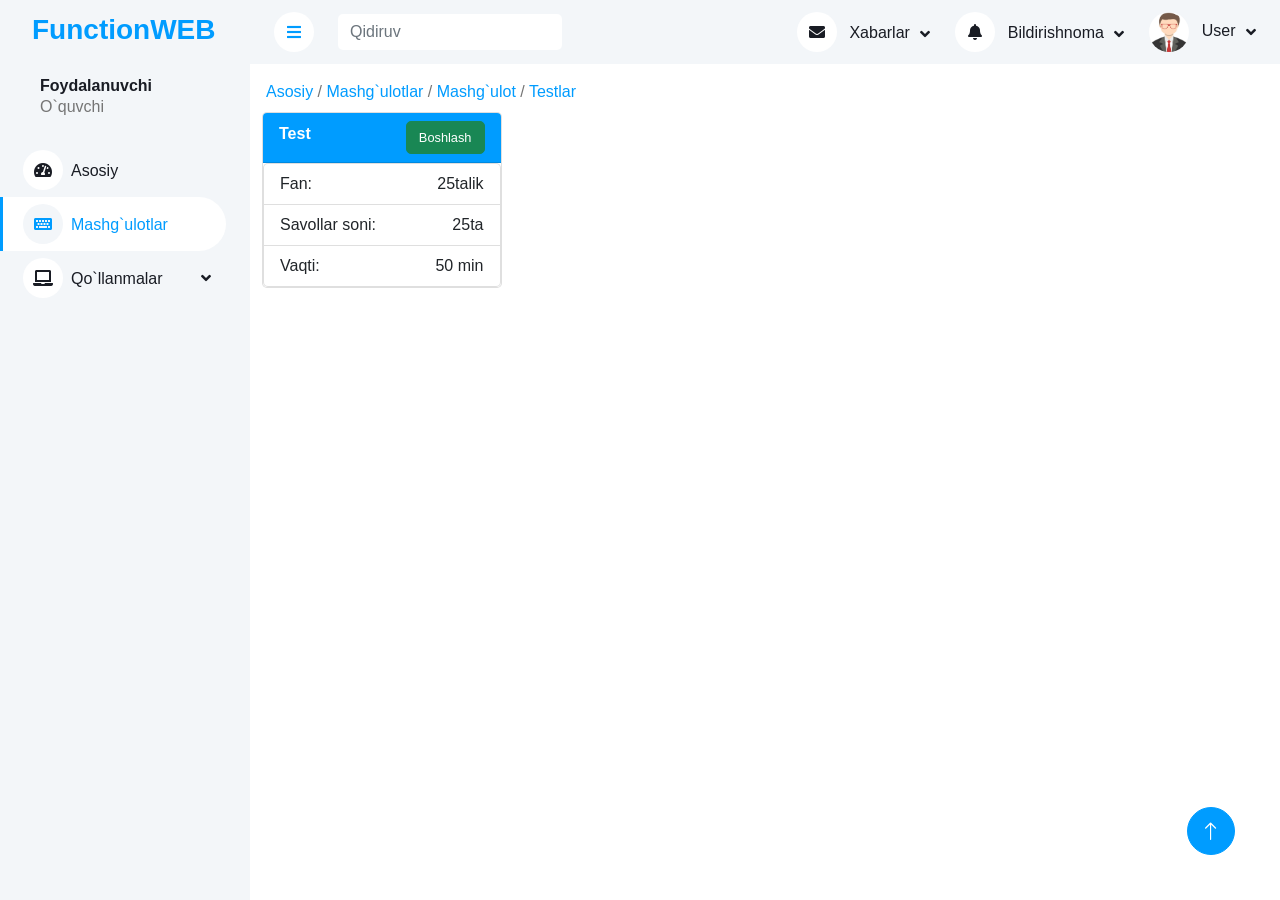
<file: student/tests.html>
<!DOCTYPE html>
<html lang="en">

<head>
    <meta charset="utf-8">
    <title>FunctionWEB</title>
    <meta content="width=device-width, initial-scale=1.0" name="viewport">
    <meta content="" name="keywords">
    <meta content="" name="description">

    <!-- Favicon -->
    <link href="img/favicon.ico" rel="icon">

    <!-- Google Web Fonts -->
    <link rel="preconnect" href="https://fonts.googleapis.com">
    <link rel="preconnect" href="https://fonts.gstatic.com" crossorigin>
    <link href="https://fonts.googleapis.com/css2?family=Heebo:wght@400;500;600;700&display=swap" rel="stylesheet">
    
    <!-- Icon Font Stylesheet -->
    <link href="https://cdnjs.cloudflare.com/ajax/libs/font-awesome/5.10.0/css/all.min.css" rel="stylesheet">
    <link href="https://cdn.jsdelivr.net/npm/bootstrap-icons@1.4.1/font/bootstrap-icons.css" rel="stylesheet">

    <!-- Libraries Stylesheet -->
    <link href="lib/owlcarousel/assets/owl.carousel.min.css" rel="stylesheet">
    <link href="lib/tempusdominus/css/tempusdominus-bootstrap-4.min.css" rel="stylesheet" />

    <!-- Customized Bootstrap Stylesheet -->
    <link href="css/bootstrap.min.css" rel="stylesheet">

    <!-- Template Stylesheet -->
    <link href="css/style.css" rel="stylesheet">
    <link rel="stylesheet" href="css/test.css">
</head>

<body>
    <div class="container-fluid position-relative bg-white d-flex p-0">
        <!-- Spinner Start -->
        <div id="spinner" class="show bg-white position-fixed translate-middle w-100 vh-100 top-50 start-50 d-flex align-items-center justify-content-center">
            <div class="spinner-border text-primary" style="width: 3rem; height: 3rem;" role="status">
                <span class="sr-only">Loading...</span>
            </div>
        </div>
        <!-- Spinner End -->


        <!-- Sidebar Start -->
        <div class="sidebar pe-4 pb-3">
            <nav class="navbar bg-light navbar-light">
                <a href="studentindex.html" class="navbar-brand mx-4 mb-3">
                    <h3 class="text-primary"><i class="me-2"></i>FunctionWEB</h3>
                </a>
                <div class="d-flex align-items-center ms-4 mb-4">
                    <div class="ms-3">
                        <h6 class="mb-0">Foydalanuvchi</h6>
                        <span>O`quvchi</span>
                    </div>
                </div>
                <div class="navbar-nav w-100">
                    <a href="studentindex.html" class="nav-item nav-link"><i class="fa fa-tachometer-alt me-2"></i>Asosiy</a>
                    <a href="lessons.html" class="nav-item nav-link active"><i class="fa fa-keyboard me-2"></i>Mashg`ulotlar</a>
                    <div class="nav-item dropdown">
                        <a href="#" class="nav-link dropdown-toggle" data-bs-toggle="dropdown"><i class="fa fa-laptop me-2"></i>Qo`llanmalar</a>
                        <div class="dropdown-menu bg-transparent border-0">
                            <a href="books.html" class="dropdown-item">Kitoblar</a>
                            <a href="#" class="dropdown-item">Laborotoriya</a>
                            <a href="videos.html" class="dropdown-item">Video darslar</a>
                        </div>
                    </div>
                    <!-- <a href="report.html" class="nav-item nav-link"><i class="fa fa-chart-bar me-2"></i>Hisobot</a> -->
                </div>
            </nav>
        </div>
        <!-- Sidebar End -->


        <!-- Content Start -->
        <div class="content">
            <!-- Navbar Start -->
            <nav class="navbar navbar-expand bg-light navbar-light sticky-top px-4 py-0">
                <a href="studentindex.html" class="navbar-brand d-flex d-lg-none me-4">
                    <h2 class="text-primary mb-0"><i class="fa fa-hashtag"></i></h2>
                </a>
                <a href="#" class="sidebar-toggler flex-shrink-0">
                    <i class="fa fa-bars"></i>
                </a>
                <form class="d-none d-md-flex ms-4">
                    <input class="form-control border-0" type="search" placeholder="Qidiruv">
                </form>
                <div class="navbar-nav align-items-center ms-auto">
                    <div class="nav-item dropdown">
                        <a href="#" class="nav-link dropdown-toggle" data-bs-toggle="dropdown">
                            <i class="fa fa-envelope me-lg-2"></i>
                            <span class="d-none d-lg-inline-flex">Xabarlar</span>
                        </a>
                        <div class="dropdown-menu dropdown-menu-end bg-light border-0 rounded-0 rounded-bottom m-0">
                            <a href="#" class="dropdown-item">
                                <div class="d-flex align-items-center">
                                    <!-- <img class="rounded-circle" src="img/user.jpg" alt="" style="width: 40px; height: 40px;">
                                    <div class="ms-2">
                                        <h6 class="fw-normal mb-0">Jhon send you a message</h6>
                                        <small>15 minutes ago</small>
                                    </div> -->
                                </div>
                            </a>
                            <hr class="dropdown-divider">
                            <a href="#" class="dropdown-item">
                                <div class="d-flex align-items-center">
                                    <!-- <img class="rounded-circle" src="img/user.jpg" alt="" style="width: 40px; height: 40px;">
                                    <div class="ms-2">
                                        <h6 class="fw-normal mb-0">Jhon send you a message</h6>
                                        <small>15 minutes ago</small>
                                    </div> -->
                                </div>
                            </a>
                            <hr class="dropdown-divider">
                            <a href="#" class="dropdown-item">
                                <div class="d-flex align-items-center">
                                    <!-- <img class="rounded-circle" src="img/user.jpg" alt="" style="width: 40px; height: 40px;">
                                    <div class="ms-2">
                                        <h6 class="fw-normal mb-0">Jhon send you a message</h6>
                                        <small>15 minutes ago</small>
                                    </div> -->
                                </div>
                            </a>
                            <hr class="dropdown-divider">
                            <a href="#" class="dropdown-item text-center">Barchasi</a>
                        </div>
                    </div>
                    <div class="nav-item dropdown">
                        <a href="#" class="nav-link dropdown-toggle" data-bs-toggle="dropdown">
                            <i class="fa fa-bell me-lg-2"></i>
                            <span class="d-none d-lg-inline-flex">Bildirishnoma</span>
                        </a>
                        <div class="dropdown-menu dropdown-menu-end bg-light border-0 rounded-0 rounded-bottom m-0">
                            <a href="#" class="dropdown-item">
                                <!-- <h6 class="fw-normal mb-0">Profile updated</h6>
                                <small>15 minutes ago</small> -->
                            </a>
                            <hr class="dropdown-divider">
                            <a href="#" class="dropdown-item">
                                <!-- <h6 class="fw-normal mb-0">New user added</h6>
                                <small>15 minutes ago</small> -->
                            </a>
                            <hr class="dropdown-divider">
                            <a href="#" class="dropdown-item">
                                <!-- <h6 class="fw-normal mb-0">Password changed</h6>
                                <small>15 minutes ago</small> -->
                            </a>
                            <hr class="dropdown-divider">
                            <a href="#" class="dropdown-item text-center">Barcha bildirishnomalar</a>
                        </div>
                    </div>
                    <div class="nav-item dropdown">
                        <a href="#" class="nav-link dropdown-toggle" data-bs-toggle="dropdown">
                            <img class="rounded-circle me-lg-2" src="img/user.jpg" alt="" style="width: 40px; height: 40px;">
                            <span class="d-none d-lg-inline-flex">User</span>
                        </a>
                        <div class="dropdown-menu dropdown-menu-end bg-light border-0 rounded-0 rounded-bottom m-0">
                            <a href="#" class="dropdown-item">Shaxsiy kabinet</a>
                            <a href="#" class="dropdown-item">Sozlamalar</a>
                            <a href="signin.html" class="dropdown-item">Chiqish</a>
                        </div>
                    </div>
                </div>
            </nav>
            <!-- Navbar End -->   
            
            <!-- Test List Start -->
            <div class="continer-fluid p-3">
                <div class="row">
                    <div class="col-12">
                        <a href="studentindex.html">Asosiy</a> /
                        <a href="lessons.html">Mashg`ulotlar</a> /
                        <a href="tasks.html">Mashg`ulot</a> /
                        <a href="tests.html">Testlar</a>
                    </div>
                </div>
                <div class="row">
                    <div class="col-lg-3 col-xs-6 col-sm-4 p-2">
                        <div class="card">
                            <div class="card-header bg-primary d-flex justify-content-between align-items-center">
                                <h6 class="text-white">Test</h6>
                                <a href="testpage.html" class="btn btn-success" style="font-size: 0.8rem;">Boshlash</a>
                            </div>
                            <div class="card-body p-0">
                                <ul class="list-group" style="font-size: 16px;">
                                    <li class="list-group-item d-flex justify-content-between align-items-center">
                                        <div>Fan:</div><div>25talik</div>
                                    </li>
                                    <li class="list-group-item d-flex justify-content-between align-items-center">
                                        <div>Savollar soni:</div><div>25ta</div>
                                    </li>
                                    <li class="list-group-item d-flex justify-content-between align-items-center">
                                        <div>Vaqti:</div><div>50 min</div>
                                    </li>
                                </ul>
                            </div>
                        </div>
                    </div>                                  
                </div>
            </div>
            <!-- Test List End -->
        </div>
        <!-- Content End -->
        
        <!-- Back to Top -->
        <a href="#" class="btn btn-lg btn-primary btn-lg-square back-to-top"><i class="bi bi-arrow-up"></i></a>
    </div>

    <!-- JavaScript Libraries -->
    <script src="https://code.jquery.com/jquery-3.4.1.min.js"></script>
    <script src="https://cdn.jsdelivr.net/npm/bootstrap@5.0.0/dist/js/bootstrap.bundle.min.js"></script>
    <script src="lib/chart/chart.min.js"></script>
    <script src="lib/easing/easing.min.js"></script>
    <script src="lib/waypoints/waypoints.min.js"></script>
    <script src="lib/owlcarousel/owl.carousel.min.js"></script>
    <script src="lib/tempusdominus/js/moment.min.js"></script>
    <script src="lib/tempusdominus/js/moment-timezone.min.js"></script>
    <script src="lib/tempusdominus/js/tempusdominus-bootstrap-4.min.js"></script>

    <!-- Template Javascript -->
    <script src="js/main.js"></script>
</body>

</html>
</file>
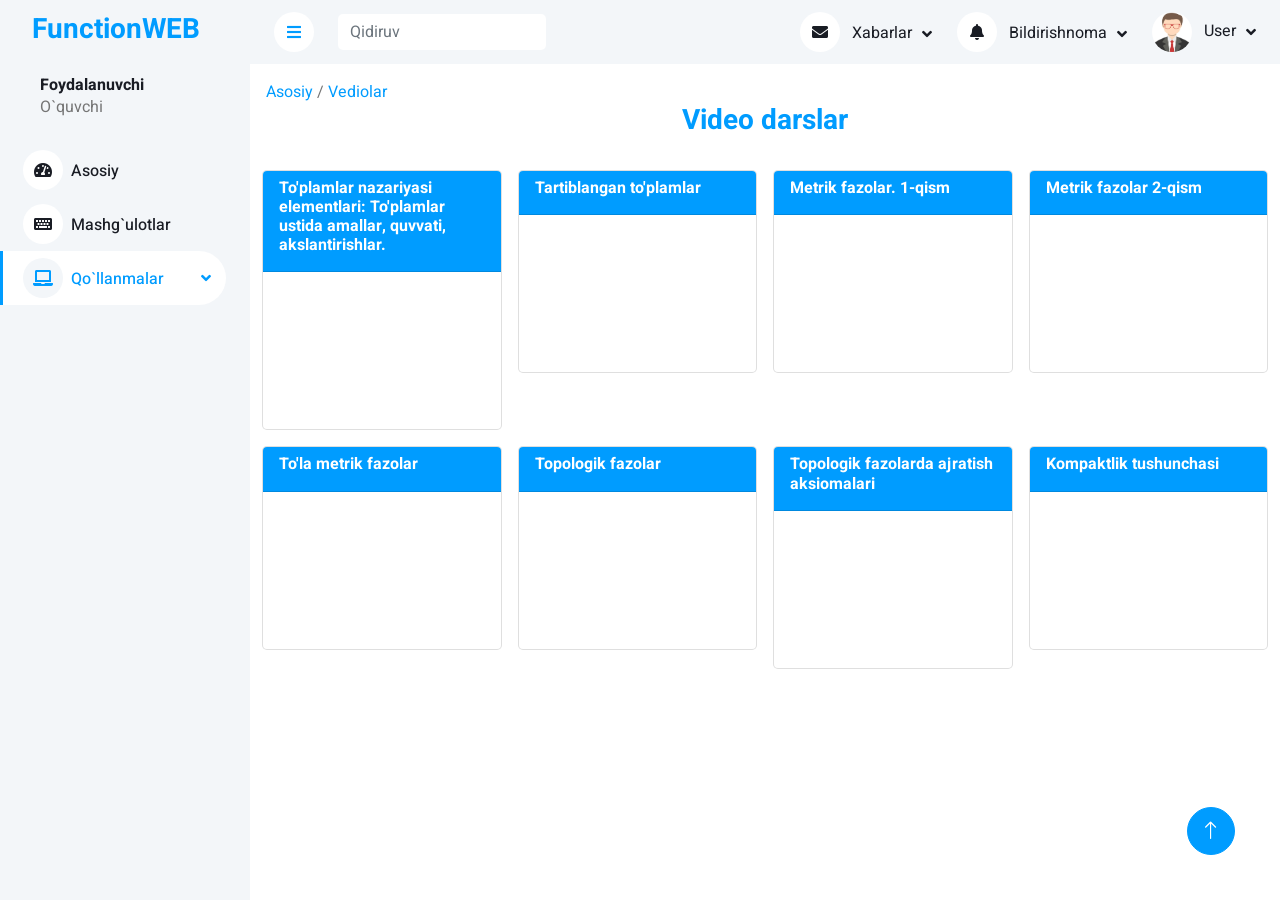
<file: student/videos.html>
<!DOCTYPE html>
<html lang="en">

<head>
    <meta charset="utf-8">
    <title>FunctionWEB</title>
    <meta content="width=device-width, initial-scale=1.0" name="viewport">
    <meta content="" name="keywords">
    <meta content="" name="description">

    <!-- Favicon -->
    <link href="img/favicon.ico" rel="icon">

    <!-- Google Web Fonts -->
    <link rel="preconnect" href="https://fonts.googleapis.com">
    <link rel="preconnect" href="https://fonts.gstatic.com" crossorigin>
    <link href="https://fonts.googleapis.com/css2?family=Heebo:wght@400;500;600;700&display=swap" rel="stylesheet">
    
    <!-- Icon Font Stylesheet -->
    <link href="https://cdnjs.cloudflare.com/ajax/libs/font-awesome/5.10.0/css/all.min.css" rel="stylesheet">
    <link href="https://cdn.jsdelivr.net/npm/bootstrap-icons@1.4.1/font/bootstrap-icons.css" rel="stylesheet">

    <!-- Libraries Stylesheet -->
    <link href="lib/owlcarousel/assets/owl.carousel.min.css" rel="stylesheet">
    <link href="lib/tempusdominus/css/tempusdominus-bootstrap-4.min.css" rel="stylesheet" />

    <!-- Customized Bootstrap Stylesheet -->
    <link href="css/bootstrap.min.css" rel="stylesheet">

    <!-- Template Stylesheet -->
    <link href="css/style.css" rel="stylesheet">
</head>

<body>
    <div class="container-fluid position-relative bg-white d-flex p-0">
        <!-- Spinner Start -->
        <div id="spinner" class="show bg-white position-fixed translate-middle w-100 vh-100 top-50 start-50 d-flex align-items-center justify-content-center">
            <div class="spinner-border text-primary" style="width: 3rem; height: 3rem;" role="status">
                <span class="sr-only">Loading...</span>
            </div>
        </div>
        <!-- Spinner End -->


        <!-- Sidebar Start -->
        <div class="sidebar pe-4 pb-3">
            <nav class="navbar bg-light navbar-light">
                <a href="studentindex.html" class="navbar-brand mx-4 mb-3">
                    <h3 class="text-primary"><i class="me-2"></i>FunctionWEB</h3>
                </a>
                <div class="d-flex align-items-center ms-4 mb-4">
                    <div class="ms-3">
                        <h6 class="mb-0">Foydalanuvchi</h6>
                        <span>O`quvchi</span>
                    </div>
                </div>
                <div class="navbar-nav w-100">
                    <a href="studentindex.html" class="nav-item nav-link"><i class="fa fa-tachometer-alt me-2"></i>Asosiy</a>
                    <a href="lessons.html" class="nav-item nav-link"><i class="fa fa-keyboard me-2"></i>Mashg`ulotlar</a>
                    <div class="nav-item dropdown">
                        <a href="#" class="nav-link dropdown-toggle active" data-bs-toggle="dropdown"><i class="fa fa-laptop me-2"></i>Qo`llanmalar</a>
                        <div class="dropdown-menu bg-transparent border-0">
                            <a href="books.html" class="dropdown-item">Kitoblar</a>
                            <a href="videos.html" class="dropdown-item active">Video darslar</a>
                        </div>
                    </div>
                    <!-- <a href="report.html" class="nav-item nav-link"><i class="fa fa-chart-bar me-2"></i>Hisobot</a> -->
                </div>
            </nav>
        </div>
        <!-- Sidebar End -->


        <!-- Content Start -->
        <div class="content">
            <!-- Navbar Start -->
            <nav class="navbar navbar-expand bg-light navbar-light sticky-top px-4 py-0">
                <a href="studentindex.html" class="navbar-brand d-flex d-lg-none me-4">
                    <h2 class="text-primary mb-0"><i class="fa fa-hashtag"></i></h2>
                </a>
                <a href="#" class="sidebar-toggler flex-shrink-0">
                    <i class="fa fa-bars"></i>
                </a>
                <form class="d-none d-md-flex ms-4">
                    <input class="form-control border-0" type="search" placeholder="Qidiruv">
                </form>
                <div class="navbar-nav align-items-center ms-auto">
                    <div class="nav-item dropdown">
                        <a href="#" class="nav-link dropdown-toggle" data-bs-toggle="dropdown">
                            <i class="fa fa-envelope me-lg-2"></i>
                            <span class="d-none d-lg-inline-flex">Xabarlar</span>
                        </a>
                        <div class="dropdown-menu dropdown-menu-end bg-light border-0 rounded-0 rounded-bottom m-0">
                            <a href="#" class="dropdown-item">
                                <div class="d-flex align-items-center">
                                    <!-- <img class="rounded-circle" src="img/user.jpg" alt="" style="width: 40px; height: 40px;">
                                    <div class="ms-2">
                                        <h6 class="fw-normal mb-0">Jhon send you a message</h6>
                                        <small>15 minutes ago</small>
                                    </div> -->
                                </div>
                            </a>
                            <hr class="dropdown-divider">
                            <a href="#" class="dropdown-item">
                                <div class="d-flex align-items-center">
                                    <!-- <img class="rounded-circle" src="img/user.jpg" alt="" style="width: 40px; height: 40px;">
                                    <div class="ms-2">
                                        <h6 class="fw-normal mb-0">Jhon send you a message</h6>
                                        <small>15 minutes ago</small>
                                    </div> -->
                                </div>
                            </a>
                            <hr class="dropdown-divider">
                            <a href="#" class="dropdown-item">
                                <div class="d-flex align-items-center">
                                    <!-- <img class="rounded-circle" src="img/user.jpg" alt="" style="width: 40px; height: 40px;">
                                    <div class="ms-2">
                                        <h6 class="fw-normal mb-0">Jhon send you a message</h6>
                                        <small>15 minutes ago</small>
                                    </div> -->
                                </div>
                            </a>
                            <hr class="dropdown-divider">
                            <a href="#" class="dropdown-item text-center">Barchasi</a>
                        </div>
                    </div>
                    <div class="nav-item dropdown">
                        <a href="#" class="nav-link dropdown-toggle" data-bs-toggle="dropdown">
                            <i class="fa fa-bell me-lg-2"></i>
                            <span class="d-none d-lg-inline-flex">Bildirishnoma</span>
                        </a>
                        <div class="dropdown-menu dropdown-menu-end bg-light border-0 rounded-0 rounded-bottom m-0">
                            <a href="#" class="dropdown-item">
                                <!-- <h6 class="fw-normal mb-0">Profile updated</h6>
                                <small>15 minutes ago</small> -->
                            </a>
                            <hr class="dropdown-divider">
                            <a href="#" class="dropdown-item">
                                <!-- <h6 class="fw-normal mb-0">New user added</h6>
                                <small>15 minutes ago</small> -->
                            </a>
                            <hr class="dropdown-divider">
                            <a href="#" class="dropdown-item">
                                <!-- <h6 class="fw-normal mb-0">Password changed</h6>
                                <small>15 minutes ago</small> -->
                            </a>
                            <hr class="dropdown-divider">
                            <a href="#" class="dropdown-item text-center">Barcha bildirishnomalar</a>
                        </div>
                    </div>
                    <div class="nav-item dropdown">
                        <a href="#" class="nav-link dropdown-toggle" data-bs-toggle="dropdown">
                            <img class="rounded-circle me-lg-2" src="img/user.jpg" alt="" style="width: 40px; height: 40px;">
                            <span class="d-none d-lg-inline-flex">User</span>
                        </a>
                        <div class="dropdown-menu dropdown-menu-end bg-light border-0 rounded-0 rounded-bottom m-0">
                            <a href="#" class="dropdown-item">Shaxsiy kabinet</a>
                            <a href="#" class="dropdown-item">Sozlamalar</a>
                            <a href="signin.html" class="dropdown-item">Chiqish</a>
                        </div>
                    </div>
                </div>
            </nav>
            <!-- Navbar End -->

           <!-- Video List Start -->
            <div class="continer-fluid p-3">
                <div class="row">
                    <div class="col-12">
                        <a href="studentindex.html">Asosiy</a> /
                        <a href="videos.html">Vediolar</a>
                    </div>
                </div>
                <div class="row">
                    <div class="col-6 offset-3">
                        <h3 class="text-center text-primary">Video darslar</h3>
                    </div>
                </div>
                <div class="row mt-3    ">
                    <div class="col-lg-3 col-xs-6 col-sm-4 p-2">
                        <div class="card">
                            <div class="card-header bg-primary d-flex justify-content-between align-items-center">
                                <h6 class="text-white">To'plamlar nazariyasi elementlari: To'plamlar ustida amallar, quvvati, akslantirishlar.</h6>
                            </div>
                            <div class="card-body p-0">
                                <iframe class="w-100" src="https://www.youtube.com/embed/A9lRHhQStFE" title="To'plamlar nazariyasi elementlari" frameborder="0" allow="accelerometer; clipboard-write; encrypted-media; gyroscope; picture-in-picture; web-share" allowfullscreen></iframe>
                            </div>
                        </div>
                    </div>      
                    
                    <div class="col-lg-3 col-xs-6 col-sm-4 p-2">
                        <div class="card">
                            <div class="card-header bg-primary d-flex justify-content-between align-items-center">
                                <h6 class="text-white">Tartiblangan to'plamlar</h6>
                            </div>
                            <div class="card-body p-0">
                                <iframe class="w-100" src="https://www.youtube.com/embed/P9gqqJf12lk" title="Tartiblangan to'plamlar" frameborder="0" allow="accelerometer; clipboard-write; encrypted-media; gyroscope; picture-in-picture; web-share" allowfullscreen></iframe>
                            </div>
                        </div>
                    </div>      
                    
                    <div class="col-lg-3 col-xs-6 col-sm-4 p-2">
                        <div class="card">
                            <div class="card-header bg-primary d-flex justify-content-between align-items-center">
                                <h6 class="text-white">Metrik fazolar. 1-qism</h6>
                            </div>
                            <div class="card-body p-0">
                                <iframe class="w-100" src="https://www.youtube.com/embed/GAeUIBxcfec" title="Metrik fazolar. 1-qism" frameborder="0" allow="accelerometer; clipboard-write; encrypted-media; gyroscope; picture-in-picture; web-share" allowfullscreen></iframe>
                            </div>
                        </div>
                    </div>      
                    
                    <div class="col-lg-3 col-xs-6 col-sm-4 p-2">
                        <div class="card">
                            <div class="card-header bg-primary d-flex justify-content-between align-items-center">
                                <h6 class="text-white">Metrik fazolar 2-qism</h6>
                            </div>
                            <div class="card-body p-0">
                                <iframe class="w-100" src="https://www.youtube.com/embed/q7Vi1TjGDPg" title="Metrik fazolar 2-qism" frameborder="0" allow="accelerometer; clipboard-write; encrypted-media; gyroscope; picture-in-picture; web-share" allowfullscreen></iframe>
                            </div>
                        </div>
                    </div>                            
                    <div class="col-lg-3 col-xs-6 col-sm-4 p-2">
                        <div class="card">
                            <div class="card-header bg-primary d-flex justify-content-between align-items-center">
                                <h6 class="text-white">To'la metrik fazolar</h6>
                            </div>
                            <div class="card-body p-0">
                                <iframe class="w-100" src="https://www.youtube.com/embed/xMK8j0egpGE" title="To'la metrik fazolar" frameborder="0" allow="accelerometer; clipboard-write; encrypted-media; gyroscope; picture-in-picture; web-share" allowfullscreen></iframe>
                            </div>
                        </div>
                    </div>
                    <div class="col-lg-3 col-xs-6 col-sm-4 p-2">
                        <div class="card">
                            <div class="card-header bg-primary d-flex justify-content-between align-items-center">
                                <h6 class="text-white">Topologik fazolar</h6>
                            </div>
                            <div class="card-body p-0">
                                <iframe class="w-100" src="https://www.youtube.com/embed/3EI03oD2M1k" title="Topologik fazolar" frameborder="0" allow="accelerometer; clipboard-write; encrypted-media; gyroscope; picture-in-picture; web-share" allowfullscreen></iframe>
                            </div>
                        </div>
                    </div>
                    
                    <div class="col-lg-3 col-xs-6 col-sm-4 p-2">
                        <div class="card">
                            <div class="card-header bg-primary d-flex justify-content-between align-items-center">
                                <h6 class="text-white">Topologik fazolarda ajratish aksiomalari</h6>
                            </div>
                            <div class="card-body p-0">
                                <iframe class="w-100" src="https://www.youtube.com/embed/obHtapsYeqY" title="Topologik fazolarda ajratish aksiomalari" frameborder="0" allow="accelerometer; clipboard-write; encrypted-media; gyroscope; picture-in-picture; web-share" allowfullscreen></iframe>
                            </div>
                        </div>
                    </div>
                    
                    <div class="col-lg-3 col-xs-6 col-sm-4 p-2">
                        <div class="card">
                            <div class="card-header bg-primary d-flex justify-content-between align-items-center">
                                <h6 class="text-white">Kompaktlik tushunchasi</h6>
                            </div>
                            <div class="card-body p-0">
                                <iframe class="w-100" src="https://www.youtube.com/embed/_2Qe0qspOvM" title="Kompaktlik tushunchasi" frameborder="0" allow="accelerometer; clipboard-write; encrypted-media; gyroscope; picture-in-picture; web-share" allowfullscreen></iframe>
                            </div>
                        </div>
                    </div>
                         
                </div>
            </div>
            <!-- Video List End -->

        </div>
        <!-- Content End -->


        <!-- Back to Top -->
        <a href="#" class="btn btn-lg btn-primary btn-lg-square back-to-top"><i class="bi bi-arrow-up"></i></a>
    </div>

    <!-- JavaScript Libraries -->
    <script src="https://code.jquery.com/jquery-3.4.1.min.js"></script>
    <script src="https://cdn.jsdelivr.net/npm/bootstrap@5.0.0/dist/js/bootstrap.bundle.min.js"></script>
    <script src="lib/chart/chart.min.js"></script>
    <script src="lib/easing/easing.min.js"></script>
    <script src="lib/waypoints/waypoints.min.js"></script>
    <script src="lib/owlcarousel/owl.carousel.min.js"></script>
    <script src="lib/tempusdominus/js/moment.min.js"></script>
    <script src="lib/tempusdominus/js/moment-timezone.min.js"></script>
    <script src="lib/tempusdominus/js/tempusdominus-bootstrap-4.min.js"></script>

    <!-- Template Javascript -->
    <script src="js/main.js"></script>
</body>

</html>
</file>
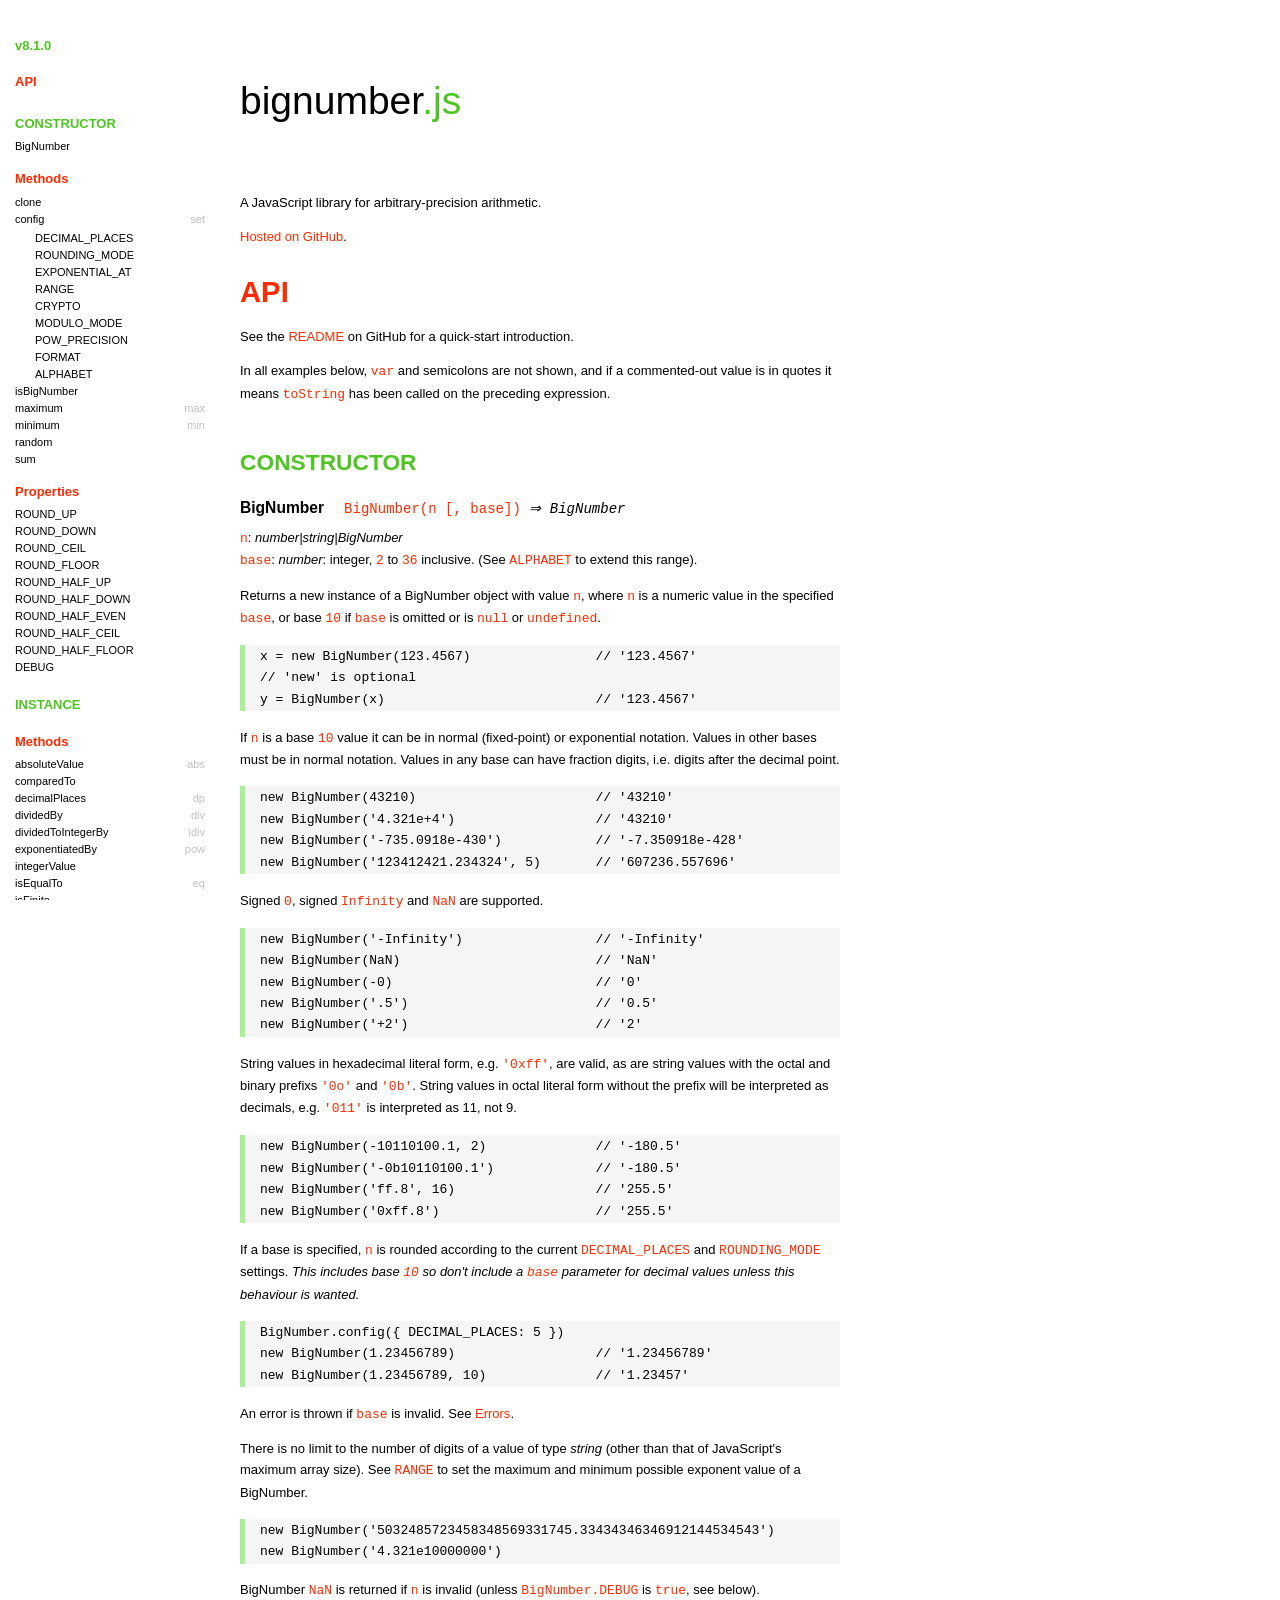
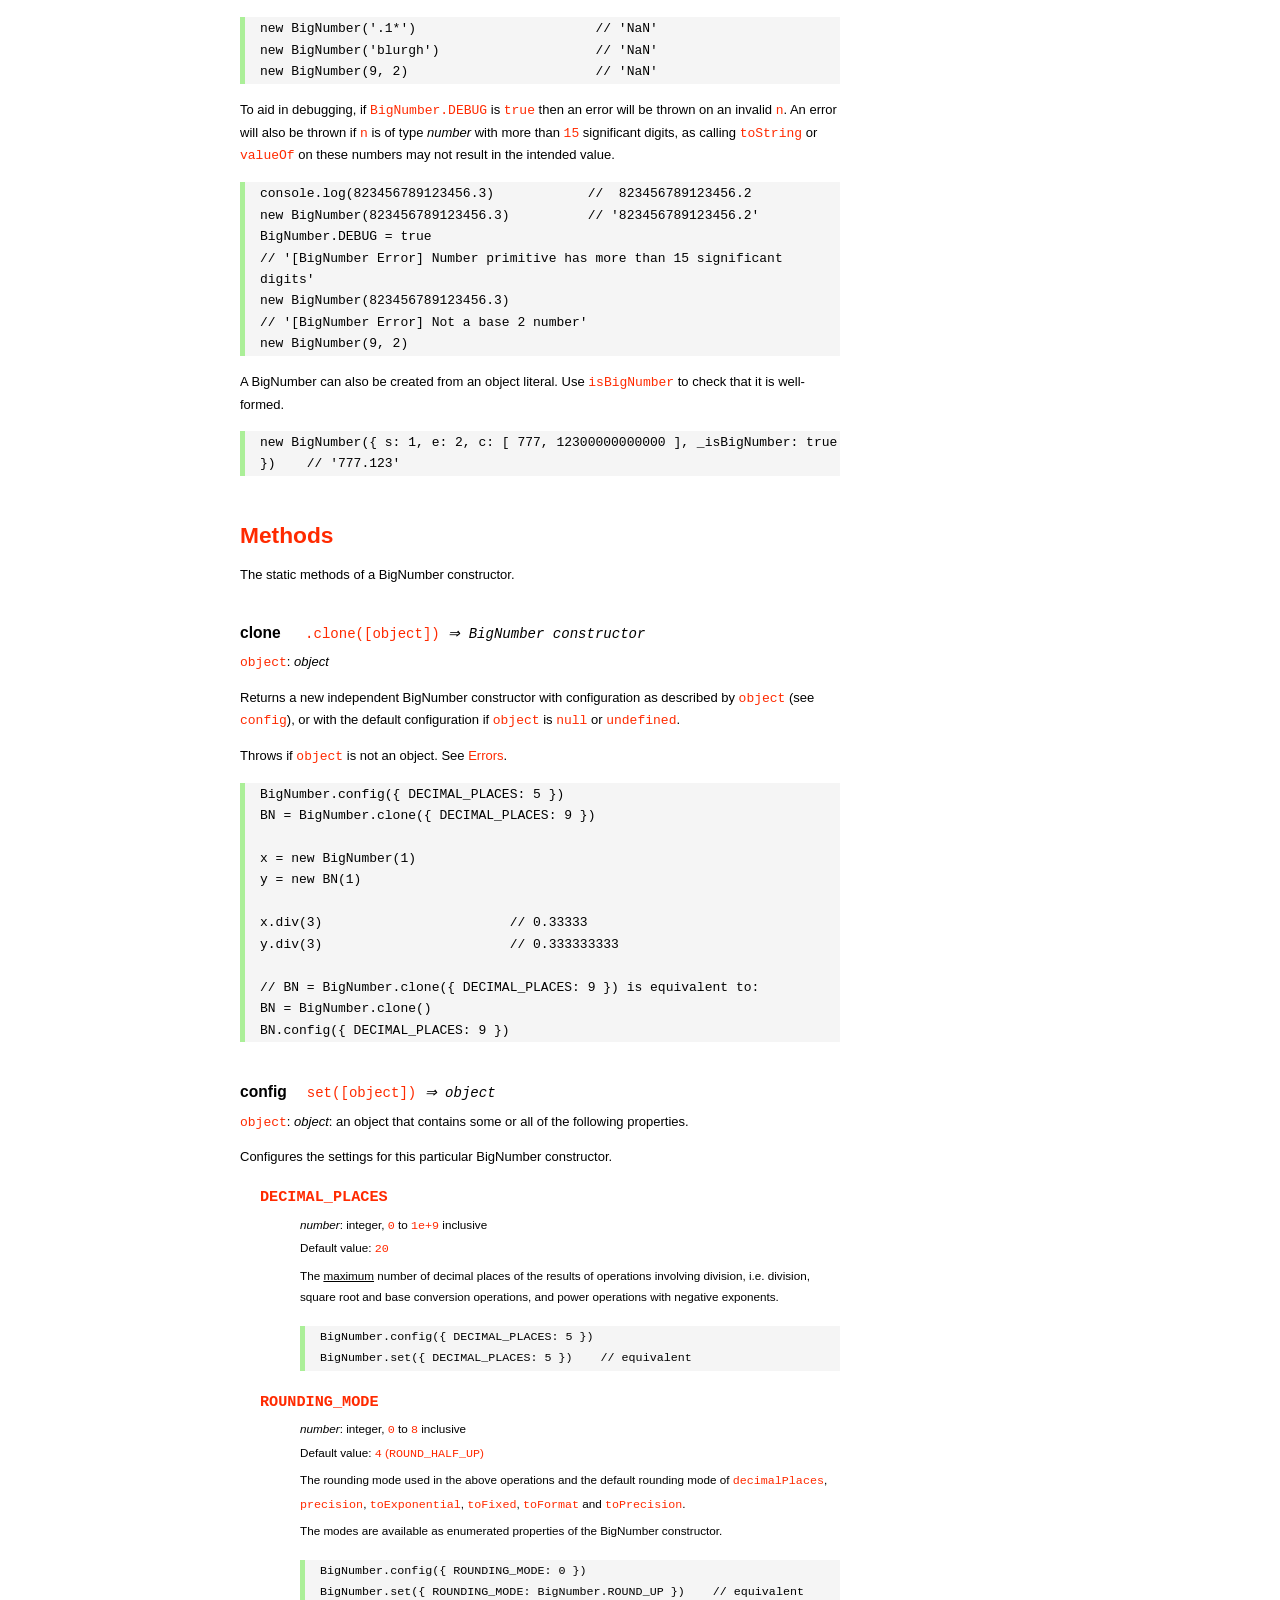
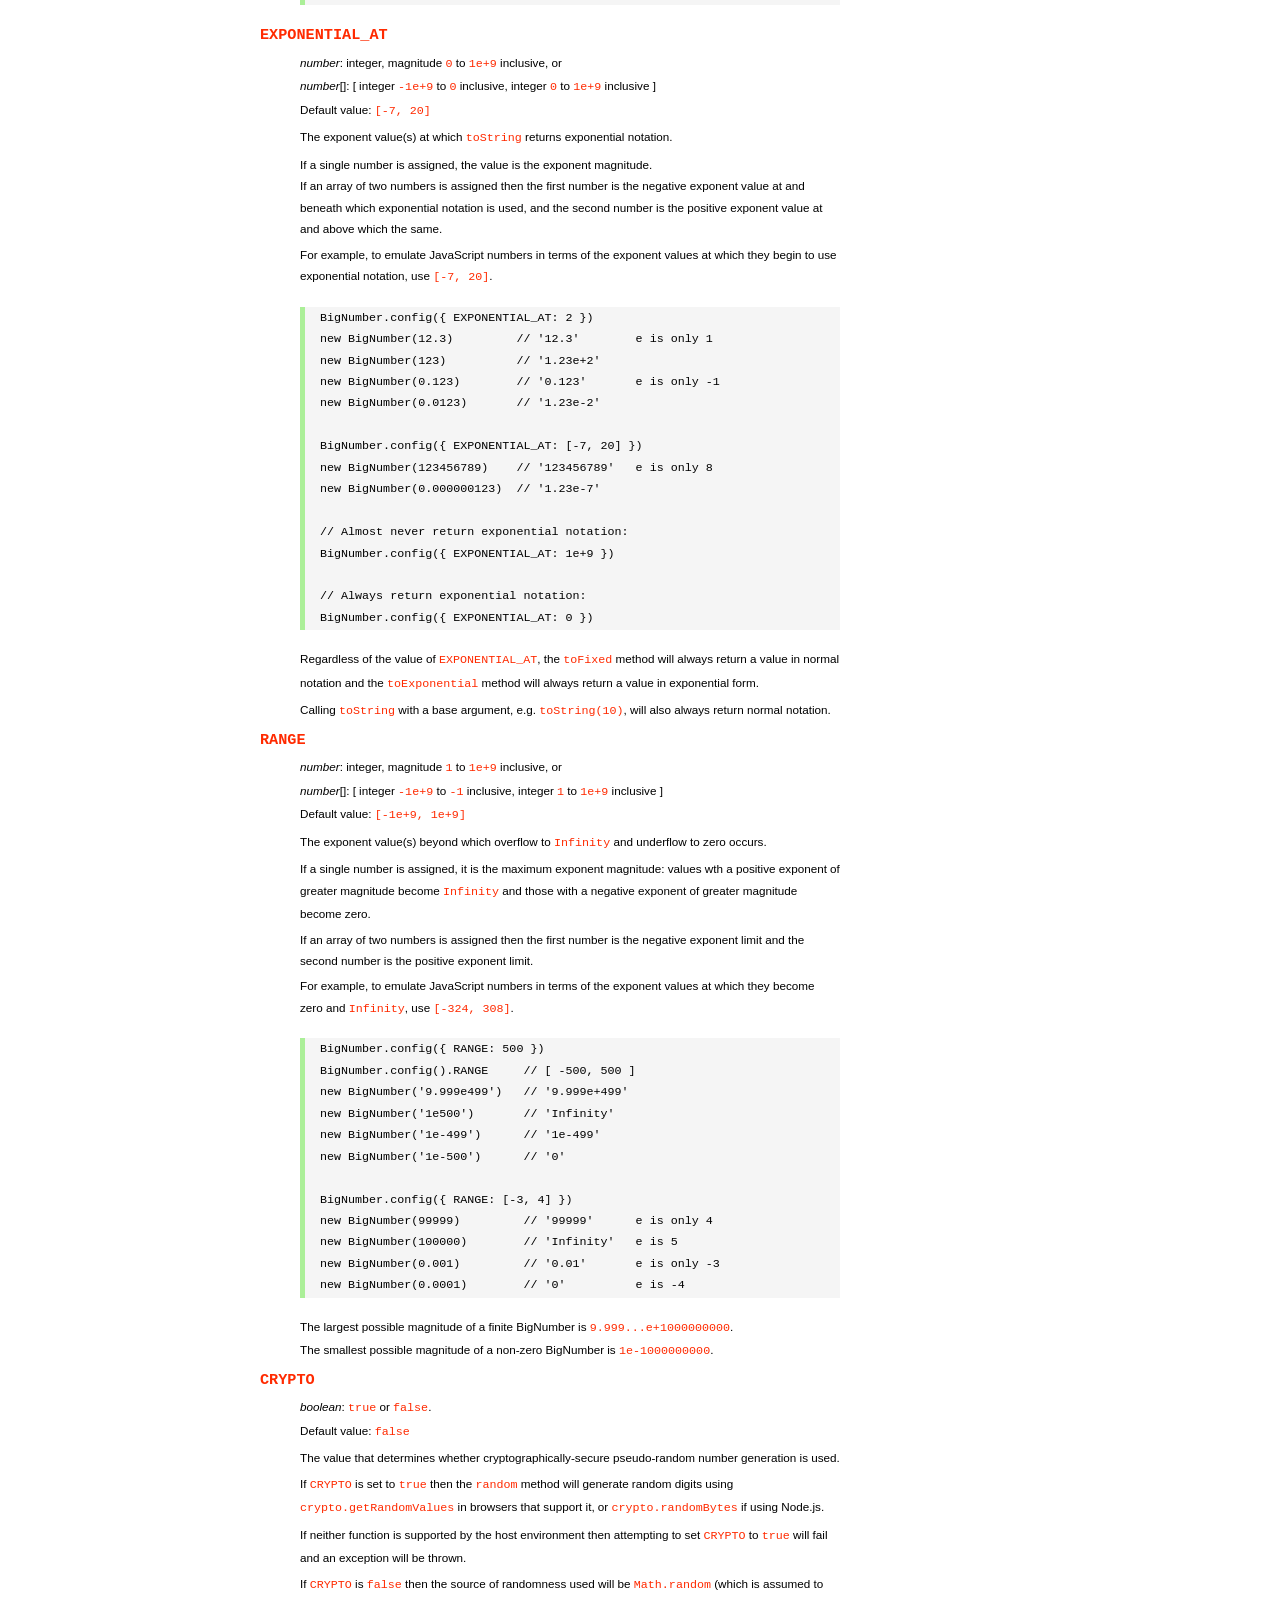
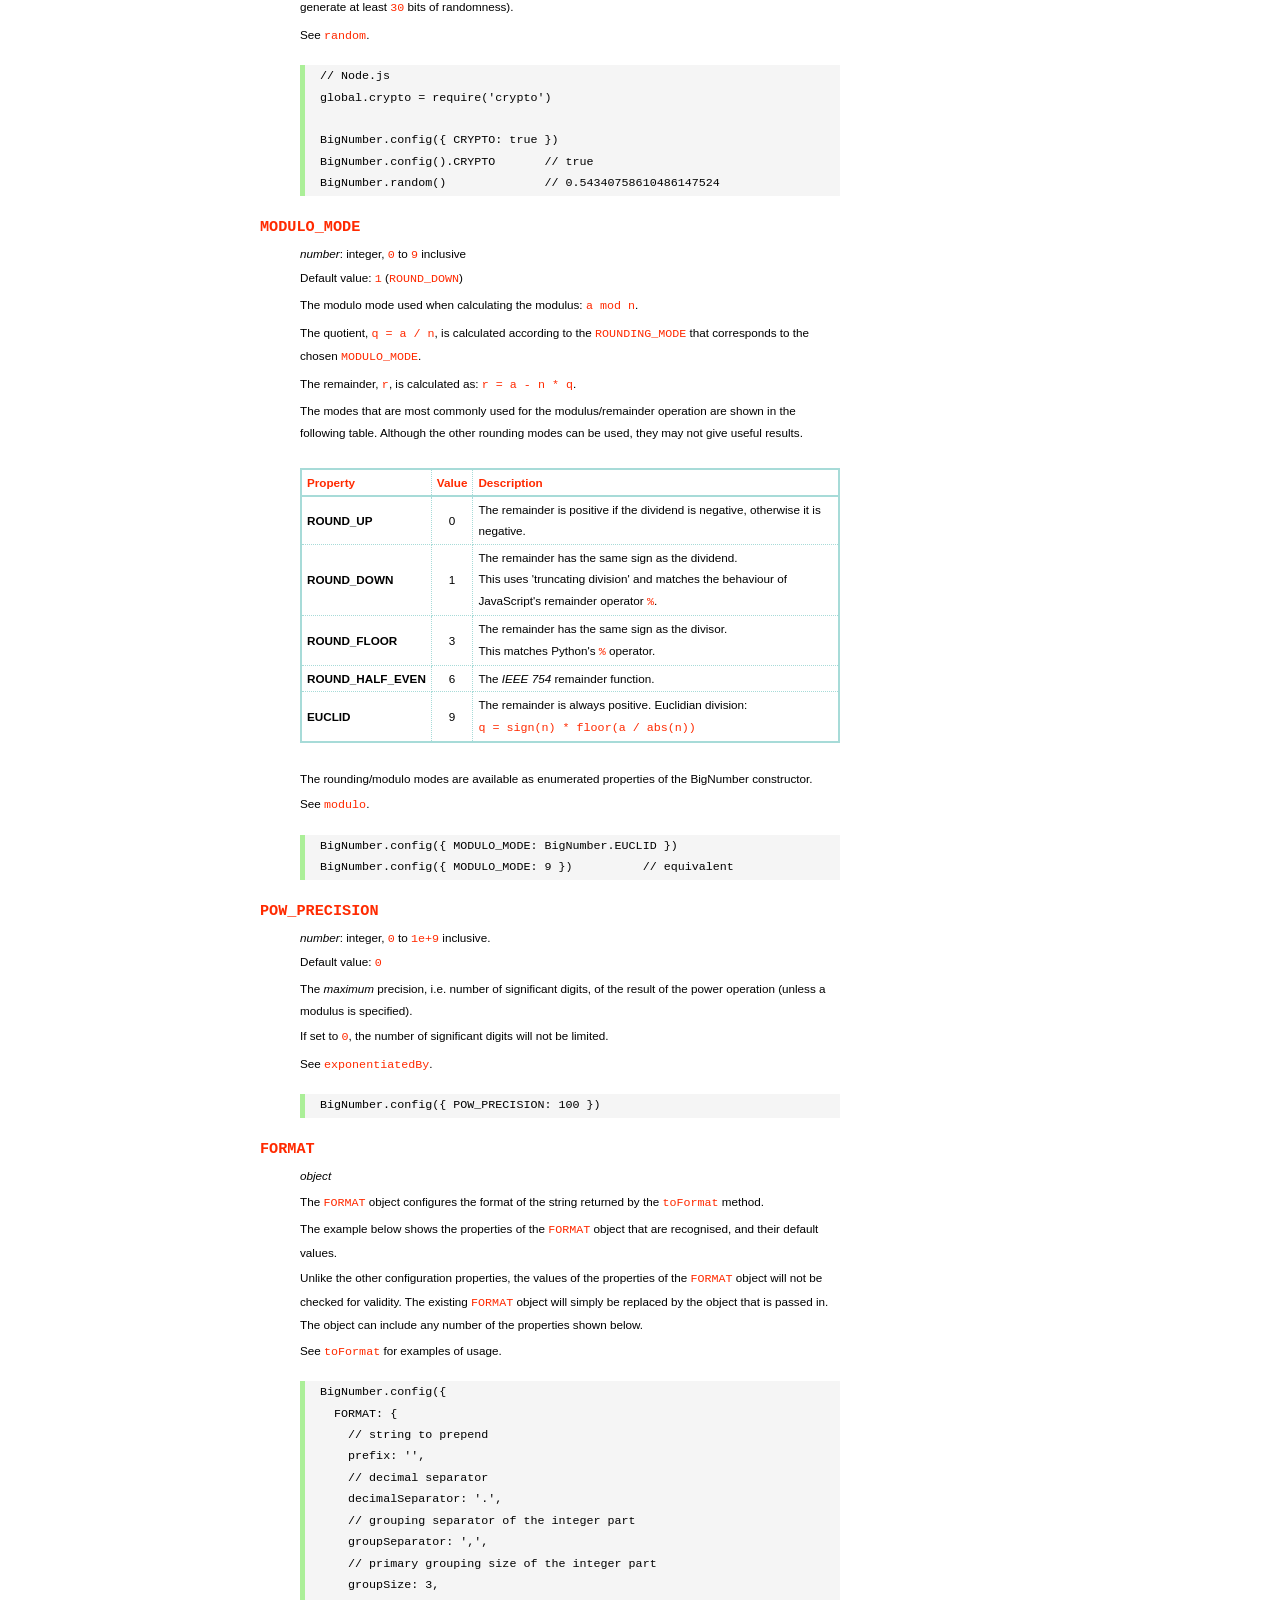
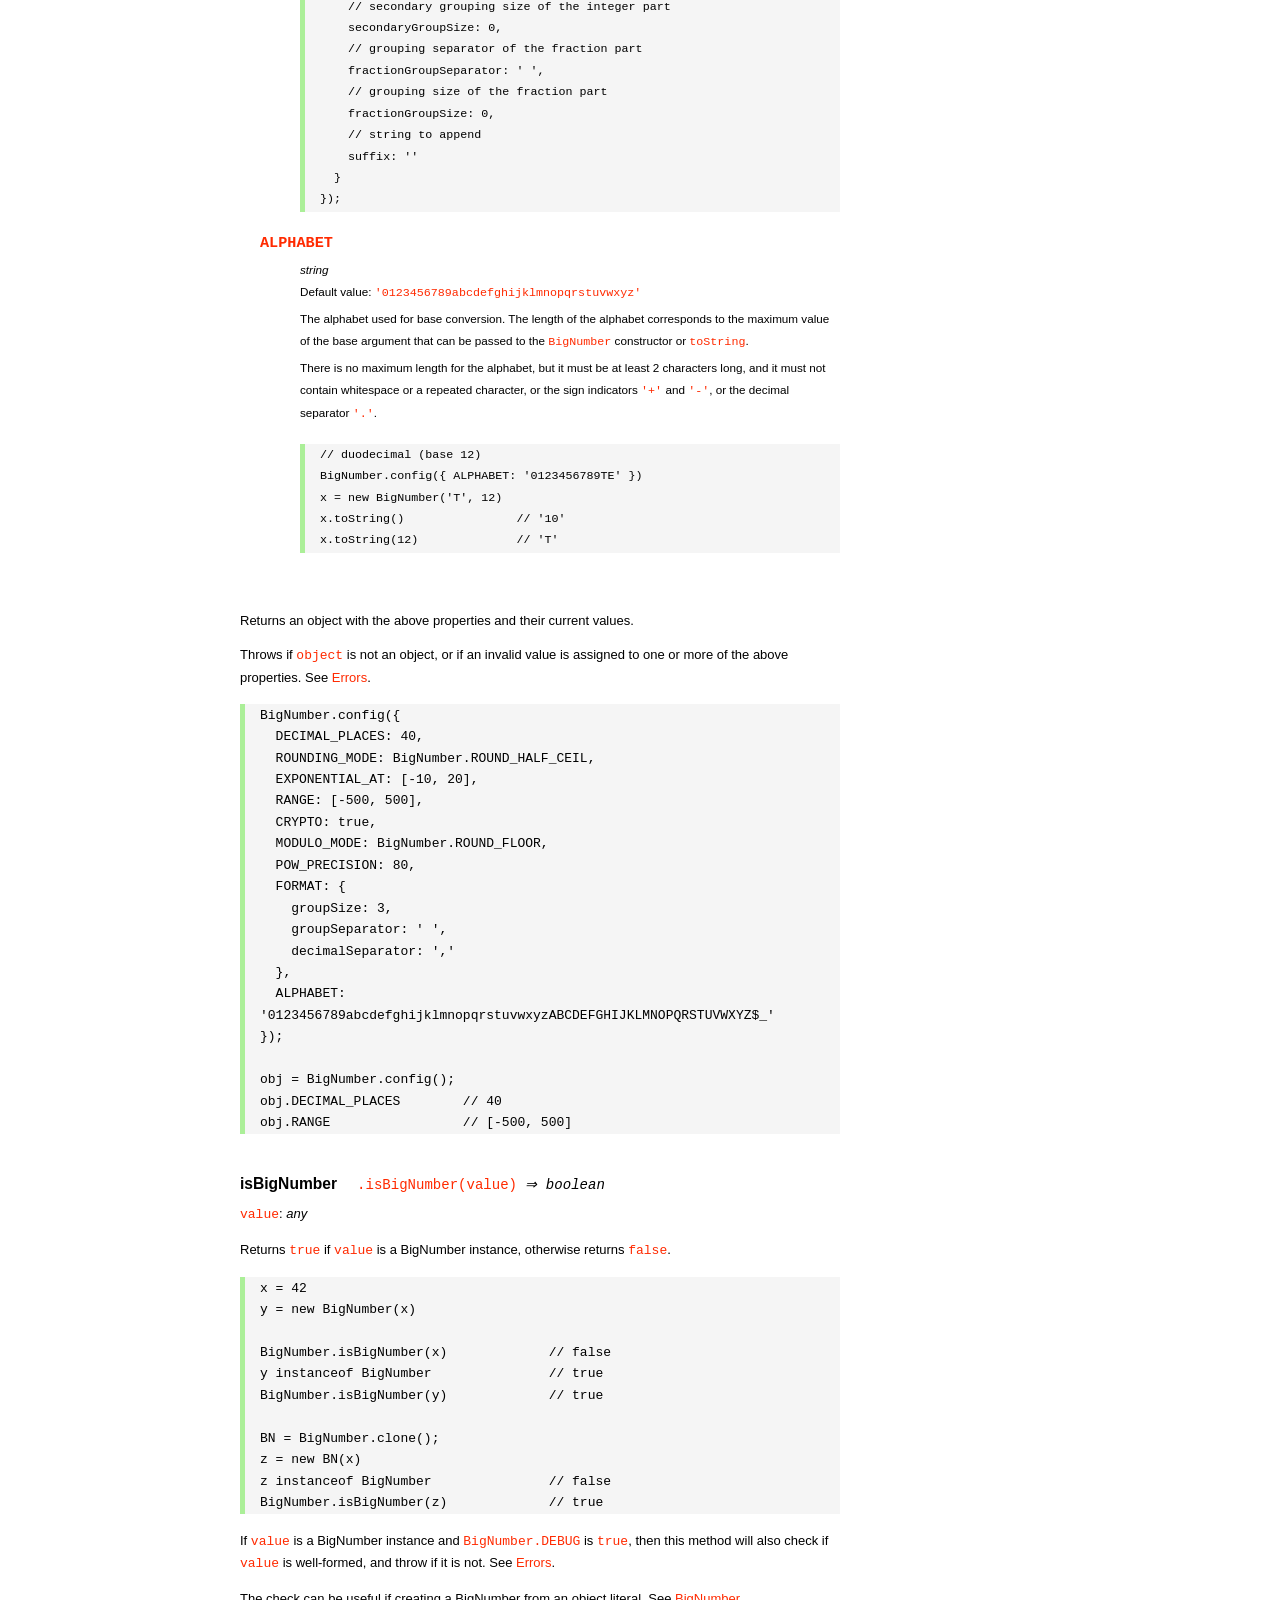
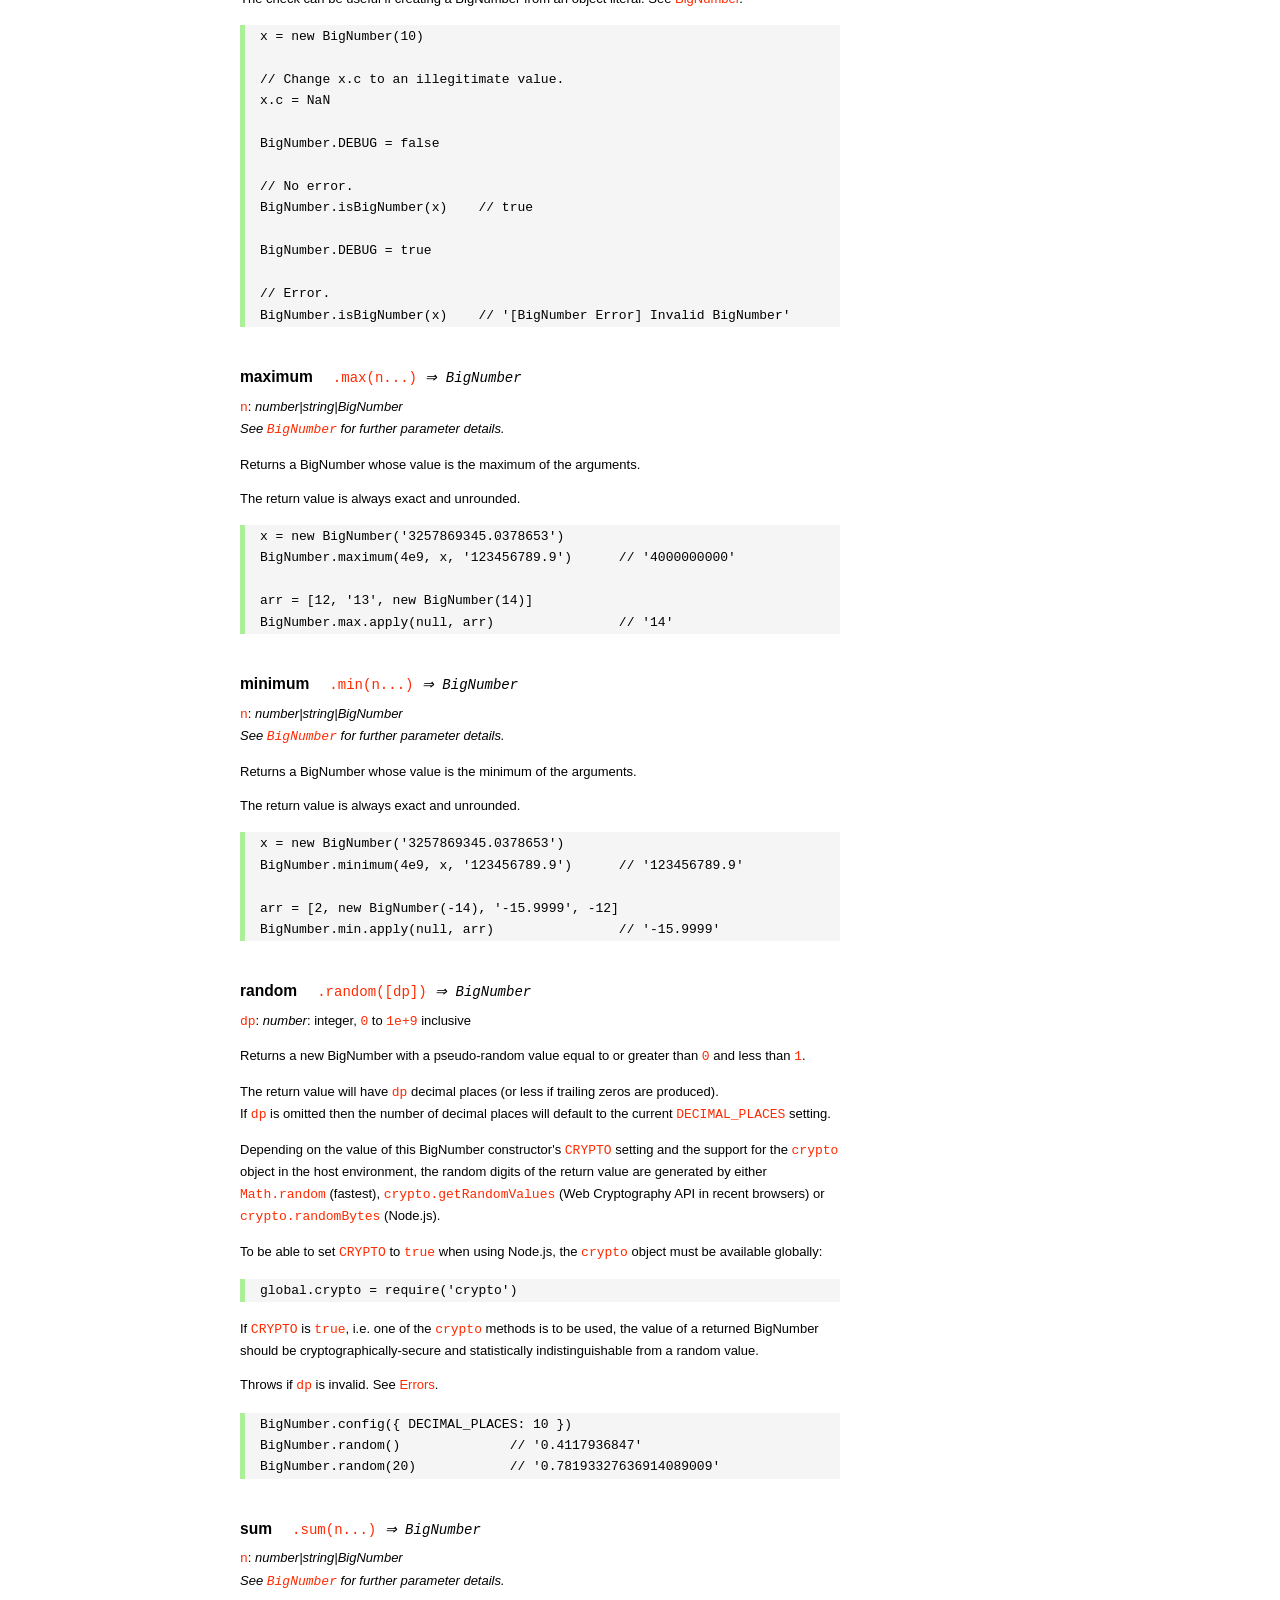
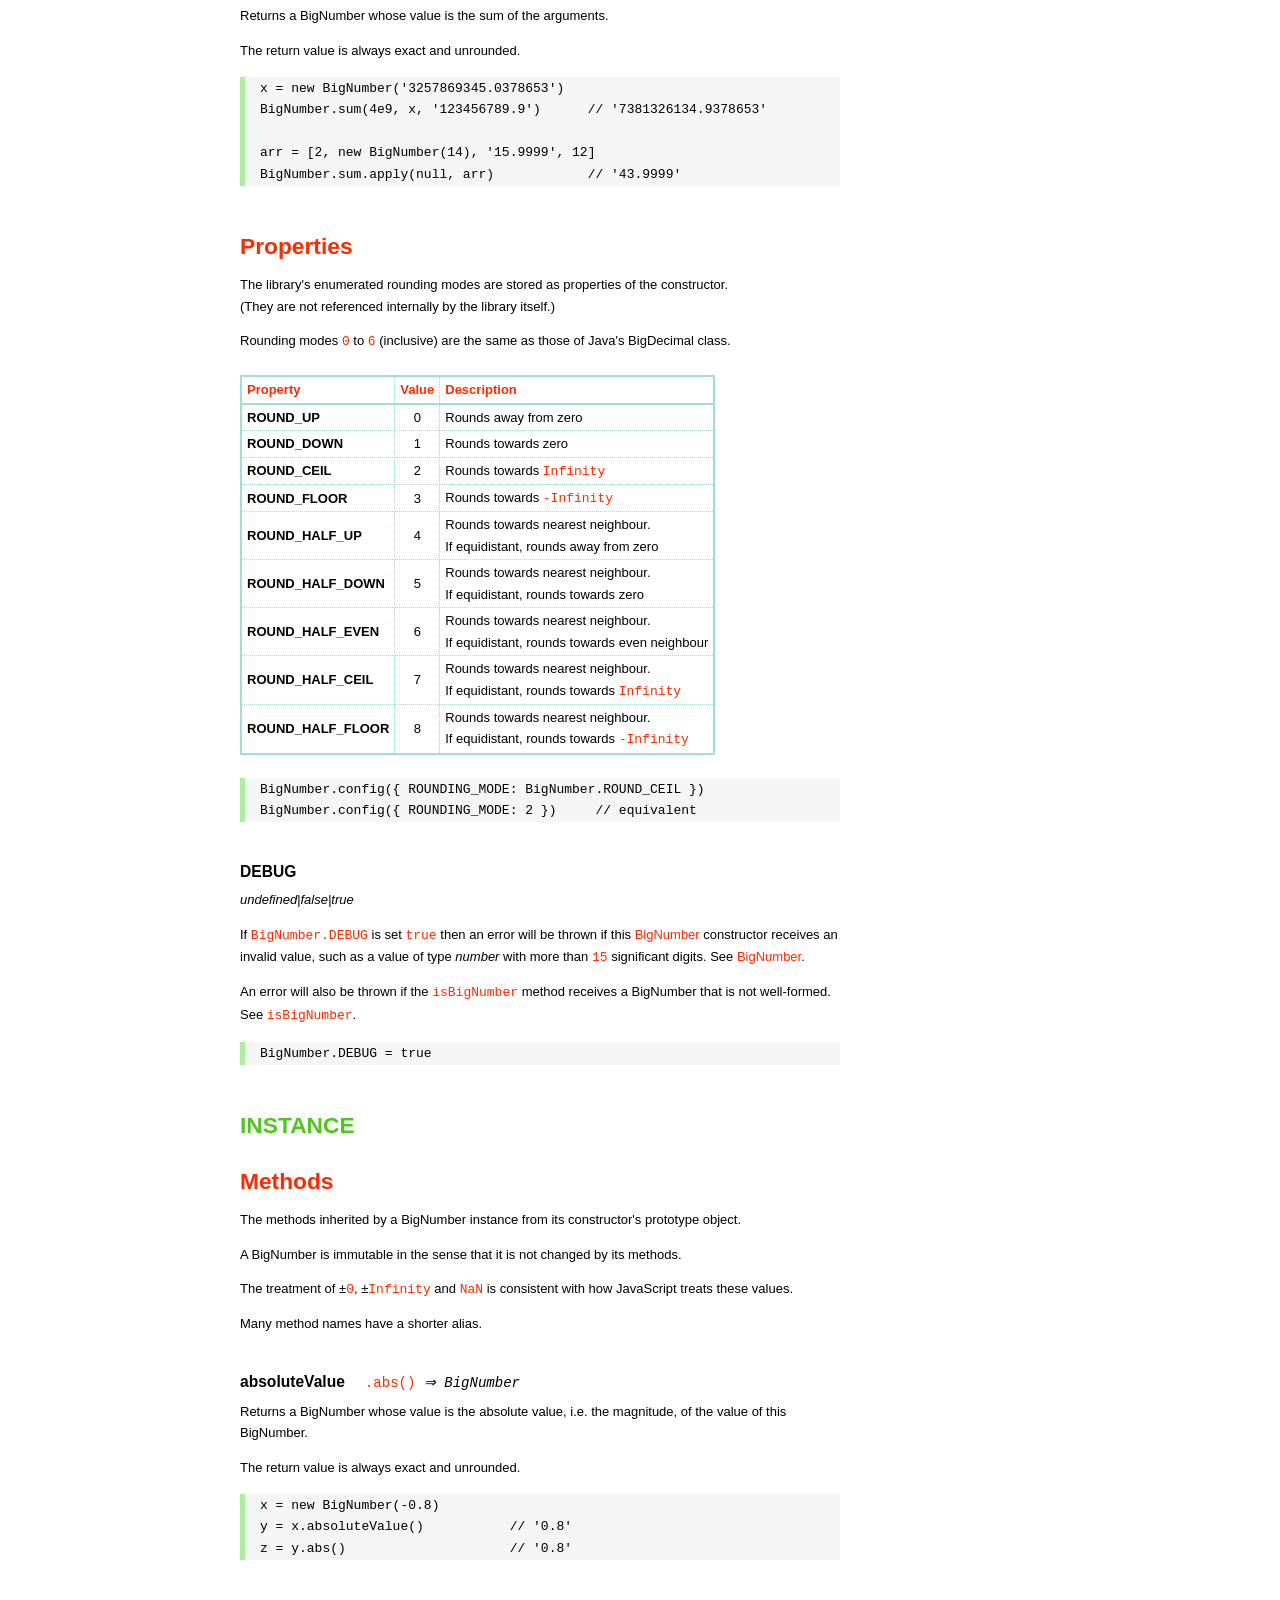
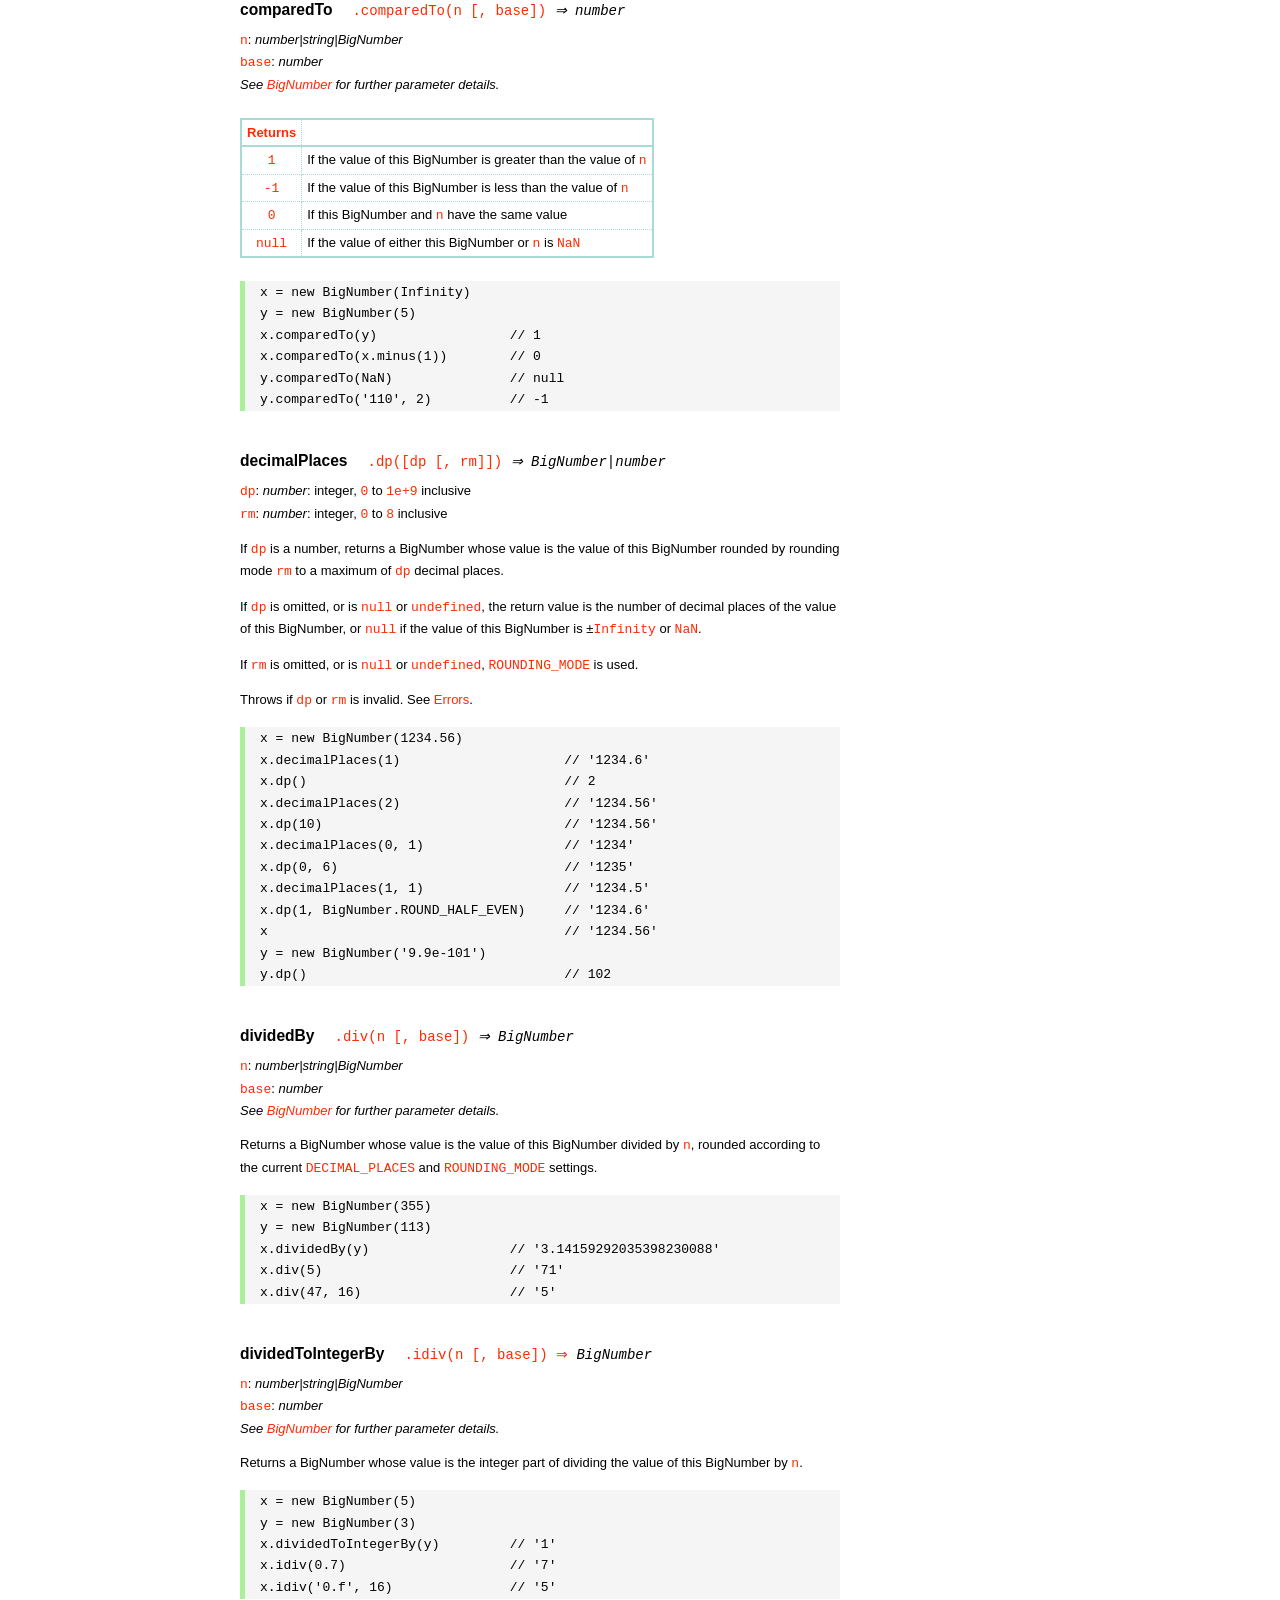
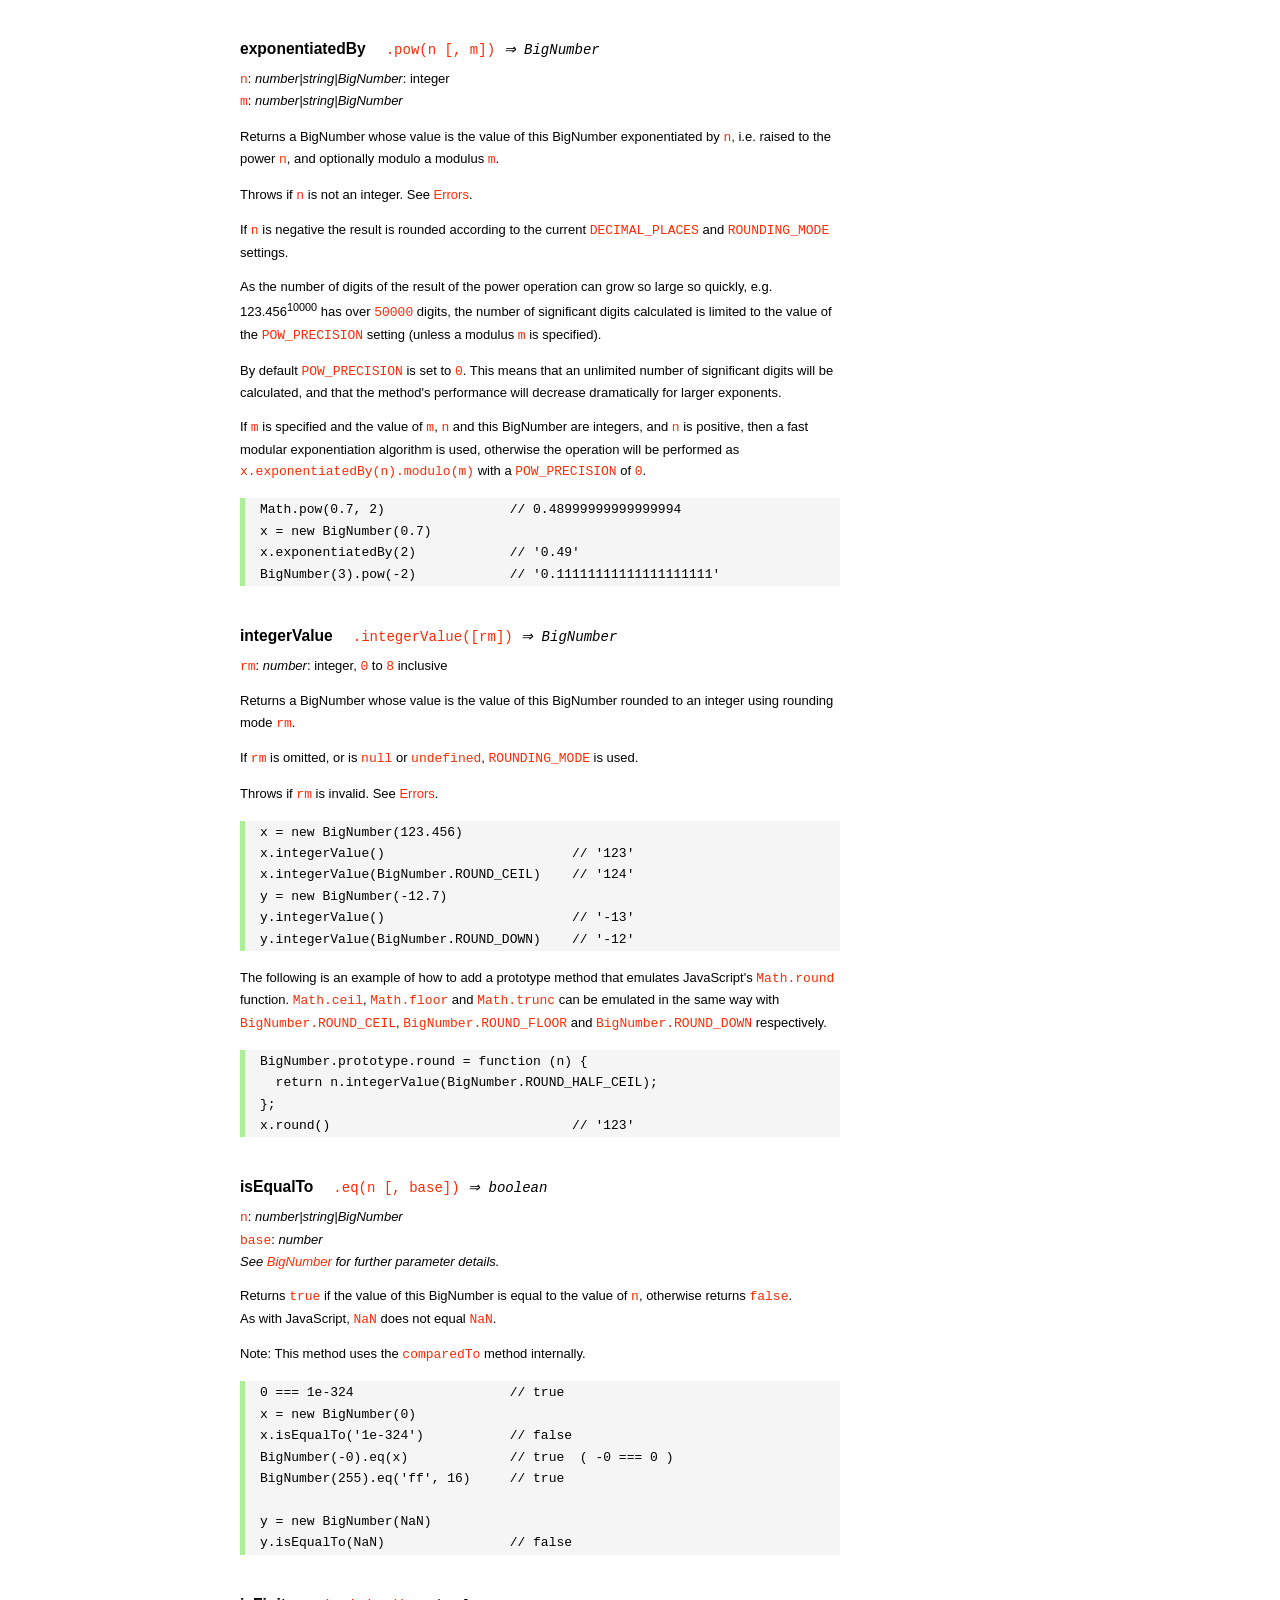
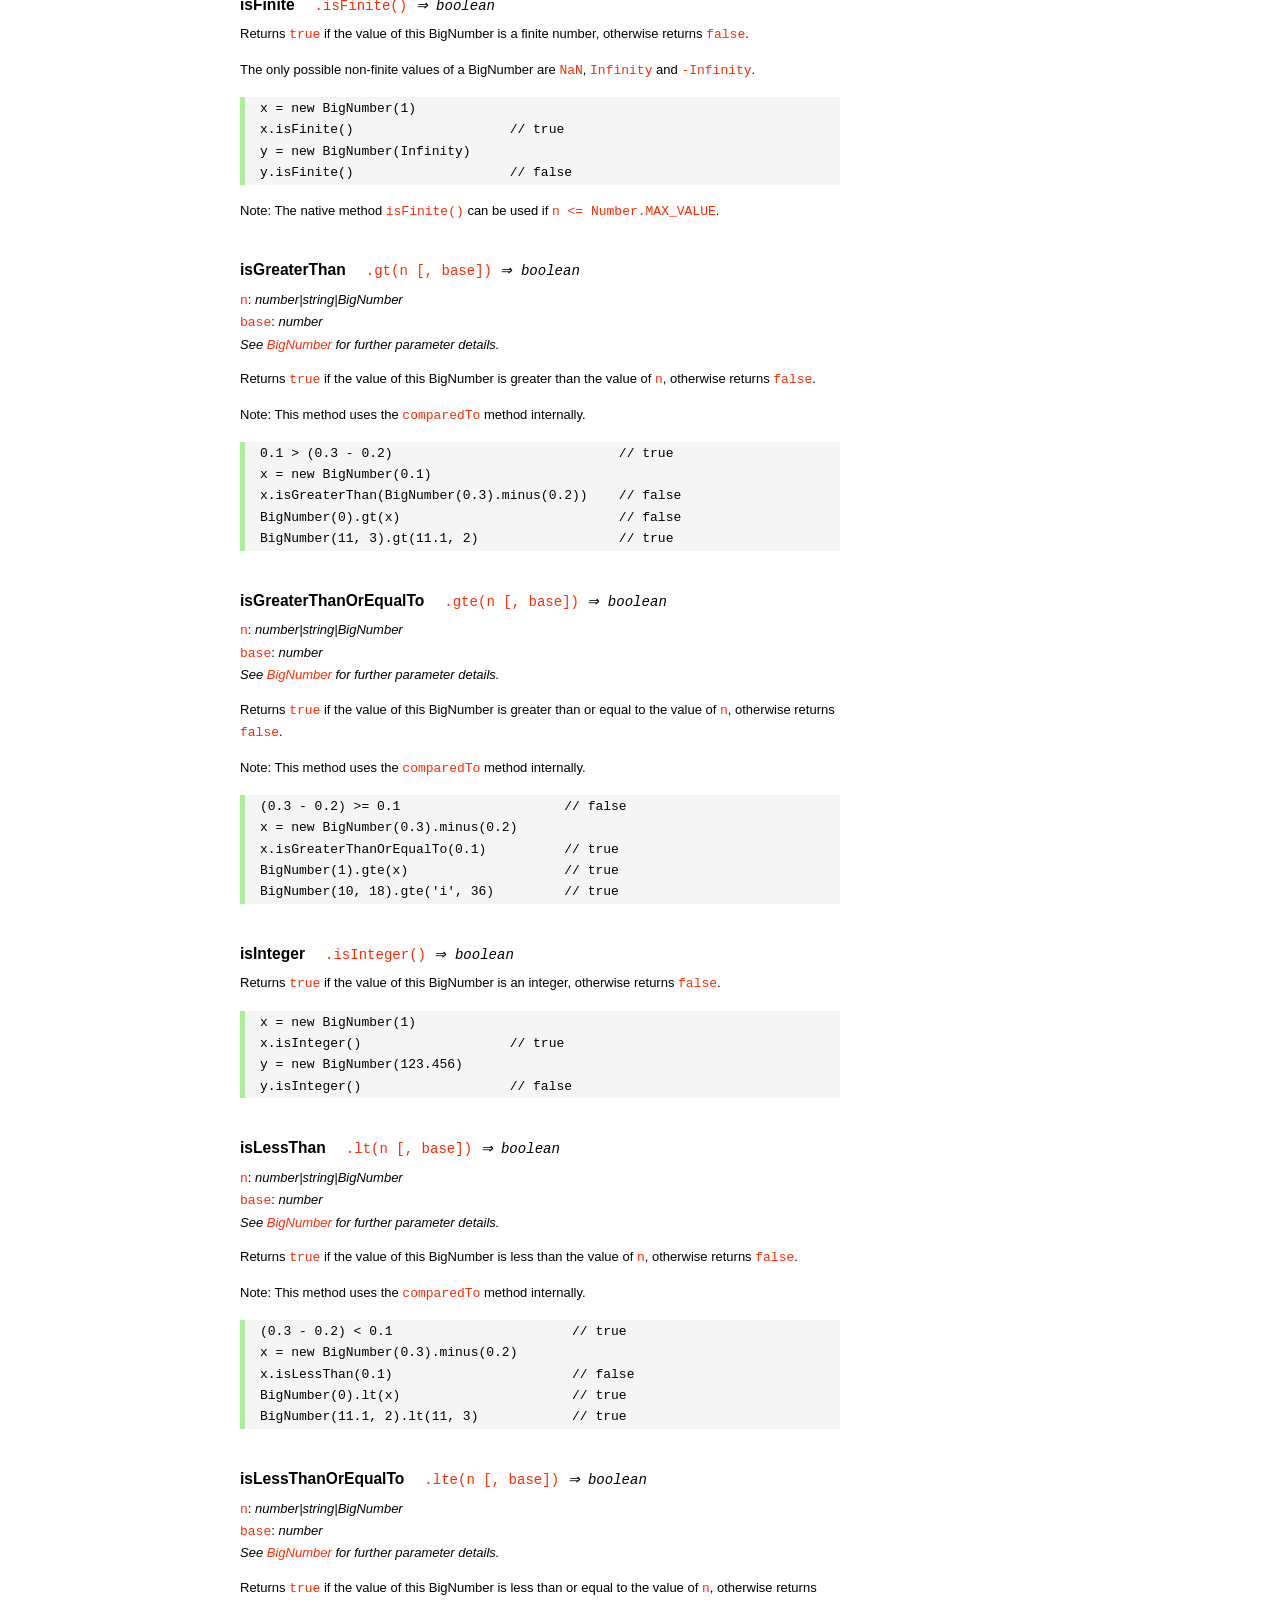
<file: node_modules/bignumber.js/doc/API.html>
<!DOCTYPE HTML>
<html>
<head>
<meta charset="utf-8">
<meta http-equiv="X-UA-Compatible" content="IE=edge">
<meta name="Author" content="M Mclaughlin">
<title>bignumber.js API</title>
<style>
html{font-size:100%}
body{background:#fff;font-family:"Helvetica Neue",Helvetica,Arial,sans-serif;font-size:13px;
  line-height:1.65em;min-height:100%;margin:0}
body,i{color:#000}
.nav{background:#fff;position:fixed;top:0;bottom:0;left:0;width:200px;overflow-y:auto;
  padding:15px 0 30px 15px}
div.container{width:600px;margin:50px 0 50px 240px}
p{margin:0 0 1em;width:600px}
pre,ul{margin:1em 0}
h1,h2,h3,h4,h5{margin:0;padding:1.5em 0 0}
h1,h2{padding:.75em 0}
h1{font:400 3em Verdana,sans-serif;color:#000;margin-bottom:1em}
h2{font-size:2.25em;color:#ff2a00}
h3{font-size:1.75em;color:#4dc71f}
h4{font-size:1.75em;color:#ff2a00;padding-bottom:.75em}
h5{font-size:1.2em;margin-bottom:.4em}
h6{font-size:1.1em;margin-bottom:0.8em;padding:0.5em 0}
dd{padding-top:.35em}
dt{padding-top:.5em}
b{font-weight:700}
dt b{font-size:1.3em}
a,a:visited{color:#ff2a00;text-decoration:none}
a:active,a:hover{outline:0;text-decoration:underline}
.nav a,.nav b,.nav a:visited{display:block;color:#ff2a00;font-weight:700; margin-top:15px}
.nav b{color:#4dc71f;margin-top:20px;cursor:default;width:auto}
ul{list-style-type:none;padding:0 0 0 20px}
.nav ul{line-height:14px;padding-left:0;margin:5px 0 0}
.nav ul a,.nav ul a:visited,span{display:inline;color:#000;font-family:Verdana,Geneva,sans-serif;
  font-size:11px;font-weight:400;margin:0}
.inset,ul.inset{margin-left:20px}
.inset{font-size:.9em}
.nav li{width:auto;margin:0 0 3px}
.alias{font-style:italic;margin-left:20px}
table{border-collapse:collapse;border-spacing:0;border:2px solid #a7dbd8;margin:1.75em 0;padding:0}
td,th{text-align:left;margin:0;padding:2px 5px;border:1px dotted #a7dbd8}
th{border-top:2px solid #a7dbd8;border-bottom:2px solid #a7dbd8;color:#ff2a00}
code,pre{font-family:Consolas, monaco, monospace;font-weight:400}
pre{background:#f5f5f5;white-space:pre-wrap;word-wrap:break-word;border-left:5px solid #abef98;
  padding:1px 0 1px 15px;margin:1.2em 0}
code,.nav-title{color:#ff2a00}
.end{margin-bottom:25px}
.centre{text-align:center}
.error-table{font-size:13px;width:100%}
#faq{margin:3em 0 0}
li span{float:right;margin-right:10px;color:#c0c0c0}
#js{font:inherit;color:#4dc71f}
</style>
</head>
<body>

  <div class="nav">

    <b>v8.1.0</b>

	<a class='nav-title' href="#">API</a>

    <b> CONSTRUCTOR </b>
    <ul>
      <li><a href="#bignumber">BigNumber</a></li>
    </ul>

    <a href="#methods">Methods</a>
    <ul>
      <li><a href="#clone">clone</a></li>
      <li><a href="#config" >config</a><span>set</span></li>
      <li>
        <ul class="inset">
          <li><a href="#decimal-places">DECIMAL_PLACES</a></li>
          <li><a href="#rounding-mode" >ROUNDING_MODE</a></li>
          <li><a href="#exponential-at">EXPONENTIAL_AT</a></li>
          <li><a href="#range"         >RANGE</a></li>
          <li><a href="#crypto"        >CRYPTO</a></li>
          <li><a href="#modulo-mode"   >MODULO_MODE</a></li>
          <li><a href="#pow-precision" >POW_PRECISION</a></li>
          <li><a href="#format"        >FORMAT</a></li>
          <li><a href="#alphabet"      >ALPHABET</a></li>
        </ul>
      </li>
      <li><a href="#isBigNumber">isBigNumber</a></li>
      <li><a href="#max"        >maximum</a><span>max</span></li>
      <li><a href="#min"        >minimum</a><span>min</span></li>
      <li><a href="#random"     >random</a></li>
      <li><a href="#sum"        >sum</a></li>
    </ul>

    <a href="#constructor-properties">Properties</a>
    <ul>
      <li><a href="#round-up"        >ROUND_UP</a></li>
      <li><a href="#round-down"      >ROUND_DOWN</a></li>
      <li><a href="#round-ceil"      >ROUND_CEIL</a></li>
      <li><a href="#round-floor"     >ROUND_FLOOR</a></li>
      <li><a href="#round-half-up"   >ROUND_HALF_UP</a></li>
      <li><a href="#round-half-down" >ROUND_HALF_DOWN</a></li>
      <li><a href="#round-half-even" >ROUND_HALF_EVEN</a></li>
      <li><a href="#round-half-ceil" >ROUND_HALF_CEIL</a></li>
      <li><a href="#round-half-floor">ROUND_HALF_FLOOR</a></li>
      <li><a href="#debug"           >DEBUG</a></li>
    </ul>

    <b> INSTANCE </b>

    <a href="#prototype-methods">Methods</a>
    <ul>
      <li><a href="#abs"    >absoluteValue         </a><span>abs</span>  </li>
      <li><a href="#cmp"    >comparedTo            </a>                  </li>
      <li><a href="#dp"     >decimalPlaces         </a><span>dp</span>   </li>
      <li><a href="#div"    >dividedBy             </a><span>div</span>  </li>
      <li><a href="#divInt" >dividedToIntegerBy    </a><span>idiv</span> </li>
      <li><a href="#pow"    >exponentiatedBy       </a><span>pow</span>  </li>
      <li><a href="#int"    >integerValue          </a>                  </li>
      <li><a href="#eq"     >isEqualTo             </a><span>eq</span>   </li>
      <li><a href="#isF"    >isFinite              </a>                  </li>
      <li><a href="#gt"     >isGreaterThan         </a><span>gt</span>   </li>
      <li><a href="#gte"    >isGreaterThanOrEqualTo</a><span>gte</span>  </li>
      <li><a href="#isInt"  >isInteger             </a>                  </li>
      <li><a href="#lt"     >isLessThan            </a><span>lt</span>   </li>
      <li><a href="#lte"    >isLessThanOrEqualTo   </a><span>lte</span>  </li>
      <li><a href="#isNaN"  >isNaN                 </a>                  </li>
      <li><a href="#isNeg"  >isNegative            </a>                  </li>
      <li><a href="#isPos"  >isPositive            </a>                  </li>
      <li><a href="#isZ"    >isZero                </a>                  </li>
      <li><a href="#minus"  >minus                 </a>                  </li>
      <li><a href="#mod"    >modulo                </a><span>mod</span>  </li>
      <li><a href="#times"  >multipliedBy          </a><span>times</span></li>
      <li><a href="#neg"    >negated               </a>                  </li>
      <li><a href="#plus"   >plus                  </a>                  </li>
      <li><a href="#sd"     >precision             </a><span>sd</span>   </li>
      <li><a href="#shift"  >shiftedBy             </a>                  </li>
      <li><a href="#sqrt"   >squareRoot            </a><span>sqrt</span> </li>
      <li><a href="#toE"    >toExponential         </a>                  </li>
      <li><a href="#toFix"  >toFixed               </a>                  </li>
      <li><a href="#toFor"  >toFormat              </a>                  </li>
      <li><a href="#toFr"   >toFraction            </a>                  </li>
      <li><a href="#toJSON" >toJSON                </a>                  </li>
      <li><a href="#toN"    >toNumber              </a>                  </li>
      <li><a href="#toP"    >toPrecision           </a>                  </li>
      <li><a href="#toS"    >toString              </a>                  </li>
      <li><a href="#valueOf">valueOf               </a>                  </li>
    </ul>

    <a href="#instance-properties">Properties</a>
    <ul>
      <li><a href="#coefficient">c: coefficient</a></li>
      <li><a href="#exponent"   >e: exponent</a></li>
      <li><a href="#sign"       >s: sign</a></li>
    </ul>

    <a href="#zero-nan-infinity">Zero, NaN &amp; Infinity</a>
    <a href="#Errors">Errors</a>
    <a href="#type-coercion">Type coercion</a>
    <a class='end' href="#faq">FAQ</a>

  </div>

  <div class="container">

    <h1>bignumber<span id='js'>.js</span></h1>

    <p>A JavaScript library for arbitrary-precision arithmetic.</p>
    <p><a href="https://github.com/MikeMcl/bignumber.js">Hosted on GitHub</a>. </p>

    <h2>API</h2>

    <p>
      See the <a href='https://github.com/MikeMcl/bignumber.js'>README</a> on GitHub for a
      quick-start introduction.
    </p>
    <p>
      In all examples below, <code>var</code> and semicolons are not shown, and if a commented-out
      value is in quotes it means <code>toString</code> has been called on the preceding expression.
    </p>


    <h3>CONSTRUCTOR</h3>


    <h5 id="bignumber">
      BigNumber<code class='inset'>BigNumber(n [, base]) <i>&rArr; BigNumber</i></code>
    </h5>
    <p>
      <code>n</code>: <i>number|string|BigNumber</i><br />
      <code>base</code>: <i>number</i>: integer, <code>2</code> to <code>36</code> inclusive. (See
      <a href='#alphabet'><code>ALPHABET</code></a> to extend this range).
    </p>
    <p>
      Returns a new instance of a BigNumber object with value <code>n</code>, where <code>n</code>
      is a numeric value in the specified <code>base</code>, or base <code>10</code> if
      <code>base</code> is omitted or is <code>null</code> or <code>undefined</code>.
    </p>
    <pre>
x = new BigNumber(123.4567)                // '123.4567'
// 'new' is optional
y = BigNumber(x)                           // '123.4567'</pre>
    <p>
      If <code>n</code> is a base <code>10</code> value it can be in normal (fixed-point) or
      exponential notation. Values in other bases must be in normal notation. Values in any base can
      have fraction digits, i.e. digits after the decimal point.
    </p>
    <pre>
new BigNumber(43210)                       // '43210'
new BigNumber('4.321e+4')                  // '43210'
new BigNumber('-735.0918e-430')            // '-7.350918e-428'
new BigNumber('123412421.234324', 5)       // '607236.557696'</pre>
    <p>
      Signed <code>0</code>, signed <code>Infinity</code> and <code>NaN</code> are supported.
    </p>
    <pre>
new BigNumber('-Infinity')                 // '-Infinity'
new BigNumber(NaN)                         // 'NaN'
new BigNumber(-0)                          // '0'
new BigNumber('.5')                        // '0.5'
new BigNumber('+2')                        // '2'</pre>
    <p>
      String values in hexadecimal literal form, e.g. <code>'0xff'</code>, are valid, as are
      string values with the octal and binary prefixs <code>'0o'</code> and <code>'0b'</code>.
      String values in octal literal form without the prefix will be interpreted as
      decimals, e.g. <code>'011'</code> is interpreted as 11, not 9.
    </p>
    <pre>
new BigNumber(-10110100.1, 2)              // '-180.5'
new BigNumber('-0b10110100.1')             // '-180.5'
new BigNumber('ff.8', 16)                  // '255.5'
new BigNumber('0xff.8')                    // '255.5'</pre>
    <p>
      If a base is specified, <code>n</code> is rounded according to the current
      <a href='#decimal-places'><code>DECIMAL_PLACES</code></a> and
      <a href='#rounding-mode'><code>ROUNDING_MODE</code></a> settings. <em>This includes base
      <code>10</code> so don't include a <code>base</code> parameter for decimal values unless
      this behaviour is wanted.</em>
    </p>
    <pre>BigNumber.config({ DECIMAL_PLACES: 5 })
new BigNumber(1.23456789)                  // '1.23456789'
new BigNumber(1.23456789, 10)              // '1.23457'</pre>
    <p>An error is thrown if <code>base</code> is invalid. See <a href='#Errors'>Errors</a>.</p>
    <p>
      There is no limit to the number of digits of a value of type <em>string</em> (other than
      that of JavaScript's maximum array size). See <a href='#range'><code>RANGE</code></a> to set
      the maximum and minimum possible exponent value of a BigNumber.
    </p>
    <pre>
new BigNumber('5032485723458348569331745.33434346346912144534543')
new BigNumber('4.321e10000000')</pre>
    <p>BigNumber <code>NaN</code> is returned if <code>n</code> is invalid
    (unless <code>BigNumber.DEBUG</code> is <code>true</code>, see below).</p>
    <pre>
new BigNumber('.1*')                       // 'NaN'
new BigNumber('blurgh')                    // 'NaN'
new BigNumber(9, 2)                        // 'NaN'</pre>
    <p>
      To aid in debugging, if <code>BigNumber.DEBUG</code> is <code>true</code> then an error will
      be thrown on an invalid <code>n</code>. An error will also be thrown if <code>n</code> is of
      type <em>number</em> with more than <code>15</code> significant digits, as calling
      <code><a href='#toS'>toString</a></code> or <code><a href='#valueOf'>valueOf</a></code> on
      these numbers may not result in the intended value.
    </p>
      <pre>
console.log(823456789123456.3)            //  823456789123456.2
new BigNumber(823456789123456.3)          // '823456789123456.2'
BigNumber.DEBUG = true
// '[BigNumber Error] Number primitive has more than 15 significant digits'
new BigNumber(823456789123456.3)
// '[BigNumber Error] Not a base 2 number'
new BigNumber(9, 2)</pre>
    <p>
      A BigNumber can also be created from an object literal.
      Use <code><a href='#isBigNumber'>isBigNumber</a></code> to check that it is well-formed.
    </p>
    <pre>new BigNumber({ s: 1, e: 2, c: [ 777, 12300000000000 ], _isBigNumber: true })    // '777.123'</pre>




    <h4 id="methods">Methods</h4>
     <p>The static methods of a BigNumber constructor.</p>




    <h5 id="clone">clone
      <code class='inset'>.clone([object]) <i>&rArr; BigNumber constructor</i></code>
    </h5>
    <p><code>object</code>: <i>object</i></p>
    <p>
      Returns a new independent BigNumber constructor with configuration as described by
      <code>object</code> (see <a href='#config'><code>config</code></a>), or with the default
      configuration if <code>object</code> is <code>null</code> or <code>undefined</code>.
    </p>
    <p>
      Throws if <code>object</code> is not an object. See <a href='#Errors'>Errors</a>.
    </p>
    <pre>BigNumber.config({ DECIMAL_PLACES: 5 })
BN = BigNumber.clone({ DECIMAL_PLACES: 9 })

x = new BigNumber(1)
y = new BN(1)

x.div(3)                        // 0.33333
y.div(3)                        // 0.333333333

// BN = BigNumber.clone({ DECIMAL_PLACES: 9 }) is equivalent to:
BN = BigNumber.clone()
BN.config({ DECIMAL_PLACES: 9 })</pre>



    <h5 id="config">config<code class='inset'>set([object]) <i>&rArr; object</i></code></h5>
    <p>
      <code>object</code>: <i>object</i>: an object that contains some or all of the following
      properties.
    </p>
    <p>Configures the settings for this particular BigNumber constructor.</p>

    <dl class='inset'>
      <dt id="decimal-places"><code><b>DECIMAL_PLACES</b></code></dt>
      <dd>
        <i>number</i>: integer, <code>0</code> to <code>1e+9</code> inclusive<br />
        Default value: <code>20</code>
      </dd>
      <dd>
        The <u>maximum</u> number of decimal places of the results of operations involving
        division, i.e. division, square root and base conversion operations, and power
        operations with negative exponents.<br />
      </dd>
      <dd>
      <pre>BigNumber.config({ DECIMAL_PLACES: 5 })
BigNumber.set({ DECIMAL_PLACES: 5 })    // equivalent</pre>
      </dd>



      <dt id="rounding-mode"><code><b>ROUNDING_MODE</b></code></dt>
      <dd>
        <i>number</i>: integer, <code>0</code> to <code>8</code> inclusive<br />
        Default value: <code>4</code> <a href="#round-half-up">(<code>ROUND_HALF_UP</code>)</a>
      </dd>
      <dd>
        The rounding mode used in the above operations and the default rounding mode of
        <a href='#dp'><code>decimalPlaces</code></a>,
        <a href='#sd'><code>precision</code></a>,
        <a href='#toE'><code>toExponential</code></a>,
        <a href='#toFix'><code>toFixed</code></a>,
        <a href='#toFor'><code>toFormat</code></a> and
        <a href='#toP'><code>toPrecision</code></a>.
      </dd>
      <dd>The modes are available as enumerated properties of the BigNumber constructor.</dd>
       <dd>
      <pre>BigNumber.config({ ROUNDING_MODE: 0 })
BigNumber.set({ ROUNDING_MODE: BigNumber.ROUND_UP })    // equivalent</pre>
        </dd>



      <dt id="exponential-at"><code><b>EXPONENTIAL_AT</b></code></dt>
      <dd>
        <i>number</i>: integer, magnitude <code>0</code> to <code>1e+9</code> inclusive, or
        <br />
        <i>number</i>[]: [ integer <code>-1e+9</code> to <code>0</code> inclusive, integer
        <code>0</code> to <code>1e+9</code> inclusive ]<br />
        Default value: <code>[-7, 20]</code>
      </dd>
      <dd>
        The exponent value(s) at which <code>toString</code> returns exponential notation.
      </dd>
      <dd>
        If a single number is assigned, the value is the exponent magnitude.<br />
        If an array of two numbers is assigned then the first number is the negative exponent
        value at and beneath which exponential notation is used, and the second number is the
        positive exponent value at and above which the same.
      </dd>
      <dd>
        For example, to emulate JavaScript numbers in terms of the exponent values at which they
        begin to use exponential notation, use <code>[-7, 20]</code>.
      </dd>
      <dd>
      <pre>BigNumber.config({ EXPONENTIAL_AT: 2 })
new BigNumber(12.3)         // '12.3'        e is only 1
new BigNumber(123)          // '1.23e+2'
new BigNumber(0.123)        // '0.123'       e is only -1
new BigNumber(0.0123)       // '1.23e-2'

BigNumber.config({ EXPONENTIAL_AT: [-7, 20] })
new BigNumber(123456789)    // '123456789'   e is only 8
new BigNumber(0.000000123)  // '1.23e-7'

// Almost never return exponential notation:
BigNumber.config({ EXPONENTIAL_AT: 1e+9 })

// Always return exponential notation:
BigNumber.config({ EXPONENTIAL_AT: 0 })</pre>
      </dd>
      <dd>
        Regardless of the value of <code>EXPONENTIAL_AT</code>, the <code>toFixed</code> method
        will always return a value in normal notation and the <code>toExponential</code> method
        will always return a value in exponential form.
      </dd>
      <dd>
        Calling <code>toString</code> with a base argument, e.g. <code>toString(10)</code>, will
        also always return normal notation.
      </dd>



      <dt id="range"><code><b>RANGE</b></code></dt>
      <dd>
        <i>number</i>: integer, magnitude <code>1</code> to <code>1e+9</code> inclusive, or
        <br />
        <i>number</i>[]: [ integer <code>-1e+9</code> to <code>-1</code> inclusive, integer
        <code>1</code> to <code>1e+9</code> inclusive ]<br />
        Default value: <code>[-1e+9, 1e+9]</code>
      </dd>
      <dd>
        The exponent value(s) beyond which overflow to <code>Infinity</code> and underflow to
        zero occurs.
      </dd>
      <dd>
        If a single number is assigned, it is the maximum exponent magnitude: values wth a
        positive exponent of greater magnitude become <code>Infinity</code> and those with a
        negative exponent of greater magnitude become zero.
      <dd>
        If an array of two numbers is assigned then the first number is the negative exponent
        limit and the second number is the positive exponent limit.
      </dd>
      <dd>
        For example, to emulate JavaScript numbers in terms of the exponent values at which they
        become zero and <code>Infinity</code>, use <code>[-324, 308]</code>.
      </dd>
      <dd>
      <pre>BigNumber.config({ RANGE: 500 })
BigNumber.config().RANGE     // [ -500, 500 ]
new BigNumber('9.999e499')   // '9.999e+499'
new BigNumber('1e500')       // 'Infinity'
new BigNumber('1e-499')      // '1e-499'
new BigNumber('1e-500')      // '0'

BigNumber.config({ RANGE: [-3, 4] })
new BigNumber(99999)         // '99999'      e is only 4
new BigNumber(100000)        // 'Infinity'   e is 5
new BigNumber(0.001)         // '0.01'       e is only -3
new BigNumber(0.0001)        // '0'          e is -4</pre>
      </dd>
      <dd>
        The largest possible magnitude of a finite BigNumber is
        <code>9.999...e+1000000000</code>.<br />
        The smallest possible magnitude of a non-zero BigNumber is <code>1e-1000000000</code>.
      </dd>



      <dt id="crypto"><code><b>CRYPTO</b></code></dt>
      <dd>
        <i>boolean</i>: <code>true</code> or <code>false</code>.<br />
        Default value: <code>false</code>
      </dd>
      <dd>
        The value that determines whether cryptographically-secure pseudo-random number
        generation is used.
      </dd>
      <dd>
        If <code>CRYPTO</code> is set to <code>true</code> then the
        <a href='#random'><code>random</code></a> method will generate random digits using
        <code>crypto.getRandomValues</code> in browsers that support it, or
        <code>crypto.randomBytes</code> if using Node.js.
      </dd>
      <dd>
        If neither function is supported by the host environment then attempting to set
        <code>CRYPTO</code> to <code>true</code> will fail and an exception will be thrown.
      </dd>
      <dd>
        If <code>CRYPTO</code> is <code>false</code> then the source of randomness used will be
        <code>Math.random</code> (which is assumed to generate at least <code>30</code> bits of
        randomness).
      </dd>
      <dd>See <a href='#random'><code>random</code></a>.</dd>
      <dd>
      <pre>
// Node.js
global.crypto = require('crypto')

BigNumber.config({ CRYPTO: true })
BigNumber.config().CRYPTO       // true
BigNumber.random()              // 0.54340758610486147524</pre>
      </dd>



      <dt id="modulo-mode"><code><b>MODULO_MODE</b></code></dt>
      <dd>
        <i>number</i>: integer, <code>0</code> to <code>9</code> inclusive<br />
        Default value: <code>1</code> (<a href="#round-down"><code>ROUND_DOWN</code></a>)
      </dd>
      <dd>The modulo mode used when calculating the modulus: <code>a mod n</code>.</dd>
      <dd>
        The quotient, <code>q = a / n</code>, is calculated according to the
        <a href='#rounding-mode'><code>ROUNDING_MODE</code></a> that corresponds to the chosen
        <code>MODULO_MODE</code>.
      </dd>
      <dd>The remainder, <code>r</code>, is calculated as: <code>r = a - n * q</code>.</dd>
      <dd>
        The modes that are most commonly used for the modulus/remainder operation are shown in
        the following table. Although the other rounding modes can be used, they may not give
        useful results.
      </dd>
      <dd>
        <table>
          <tr><th>Property</th><th>Value</th><th>Description</th></tr>
          <tr>
            <td><b>ROUND_UP</b></td><td class='centre'>0</td>
            <td>
              The remainder is positive if the dividend is negative, otherwise it is negative.
            </td>
          </tr>
          <tr>
            <td><b>ROUND_DOWN</b></td><td class='centre'>1</td>
            <td>
              The remainder has the same sign as the dividend.<br />
              This uses 'truncating division' and matches the behaviour of JavaScript's
              remainder operator <code>%</code>.
            </td>
          </tr>
          <tr>
            <td><b>ROUND_FLOOR</b></td><td class='centre'>3</td>
            <td>
              The remainder has the same sign as the divisor.<br />
              This matches Python's <code>%</code> operator.
            </td>
          </tr>
          <tr>
            <td><b>ROUND_HALF_EVEN</b></td><td class='centre'>6</td>
            <td>The <i>IEEE 754</i> remainder function.</td>
          </tr>
           <tr>
             <td><b>EUCLID</b></td><td class='centre'>9</td>
             <td>
               The remainder is always positive. Euclidian division: <br />
               <code>q = sign(n) * floor(a / abs(n))</code>
             </td>
           </tr>
        </table>
      </dd>
      <dd>
        The rounding/modulo modes are available as enumerated properties of the BigNumber
        constructor.
      </dd>
      <dd>See <a href='#mod'><code>modulo</code></a>.</dd>
      <dd>
        <pre>BigNumber.config({ MODULO_MODE: BigNumber.EUCLID })
BigNumber.config({ MODULO_MODE: 9 })          // equivalent</pre>
      </dd>



      <dt id="pow-precision"><code><b>POW_PRECISION</b></code></dt>
      <dd>
        <i>number</i>: integer, <code>0</code> to <code>1e+9</code> inclusive.<br />
        Default value: <code>0</code>
      </dd>
      <dd>
        The <i>maximum</i> precision, i.e. number of significant digits, of the result of the power
        operation (unless a modulus is specified).
      </dd>
      <dd>If set to <code>0</code>, the number of significant digits will not be limited.</dd>
      <dd>See <a href='#pow'><code>exponentiatedBy</code></a>.</dd>
      <dd><pre>BigNumber.config({ POW_PRECISION: 100 })</pre></dd>



      <dt id="format"><code><b>FORMAT</b></code></dt>
      <dd><i>object</i></dd>
      <dd>
        The <code>FORMAT</code> object configures the format of the string returned by the
        <a href='#toFor'><code>toFormat</code></a> method.
      </dd>
      <dd>
        The example below shows the properties of the <code>FORMAT</code> object that are
        recognised, and their default values.
      </dd>
      <dd>
         Unlike the other configuration properties, the values of the properties of the
         <code>FORMAT</code> object will not be checked for validity. The existing
         <code>FORMAT</code> object will simply be replaced by the object that is passed in.
         The object can include any number of the properties shown below.
      </dd>
      <dd>See <a href='#toFor'><code>toFormat</code></a> for examples of usage.</dd>
      <dd>
      <pre>
BigNumber.config({
  FORMAT: {
    // string to prepend
    prefix: '',
    // decimal separator
    decimalSeparator: '.',
    // grouping separator of the integer part
    groupSeparator: ',',
    // primary grouping size of the integer part
    groupSize: 3,
    // secondary grouping size of the integer part
    secondaryGroupSize: 0,
    // grouping separator of the fraction part
    fractionGroupSeparator: ' ',
    // grouping size of the fraction part
    fractionGroupSize: 0,
    // string to append
    suffix: ''
  }
});</pre>
      </dd>



      <dt id="alphabet"><code><b>ALPHABET</b></code></dt>
      <dd>
        <i>string</i><br />
        Default value: <code>'0123456789abcdefghijklmnopqrstuvwxyz'</code>
      </dd>
      <dd>
        The alphabet used for base conversion. The length of the alphabet corresponds to the
        maximum value of the base argument that can be passed to the
        <a href='#bignumber'><code>BigNumber</code></a> constructor or
        <a href='#toS'><code>toString</code></a>.
      </dd>
      <dd>
        There is no maximum length for the alphabet, but it must be at least 2 characters long, and
        it must not contain whitespace or a repeated character, or the sign indicators
        <code>'+'</code> and <code>'-'</code>, or the decimal separator <code>'.'</code>.
      </dd>
      <dd>
        <pre>// duodecimal (base 12)
BigNumber.config({ ALPHABET: '0123456789TE' })
x = new BigNumber('T', 12)
x.toString()                // '10'
x.toString(12)              // 'T'</pre>
      </dd>



    </dl>
    <br /><br />
    <p>Returns an object with the above properties and their current values.</p>
    <p>
      Throws if <code>object</code> is not an object, or if an invalid value is assigned to
      one or more of the above properties. See <a href='#Errors'>Errors</a>.
    </p>
    <pre>
BigNumber.config({
  DECIMAL_PLACES: 40,
  ROUNDING_MODE: BigNumber.ROUND_HALF_CEIL,
  EXPONENTIAL_AT: [-10, 20],
  RANGE: [-500, 500],
  CRYPTO: true,
  MODULO_MODE: BigNumber.ROUND_FLOOR,
  POW_PRECISION: 80,
  FORMAT: {
    groupSize: 3,
    groupSeparator: ' ',
    decimalSeparator: ','
  },
  ALPHABET: '0123456789abcdefghijklmnopqrstuvwxyzABCDEFGHIJKLMNOPQRSTUVWXYZ$_'
});

obj = BigNumber.config();
obj.DECIMAL_PLACES        // 40
obj.RANGE                 // [-500, 500]</pre>



    <h5 id="isBigNumber">
      isBigNumber<code class='inset'>.isBigNumber(value) <i>&rArr; boolean</i></code>
    </h5>
    <p><code>value</code>: <i>any</i><br /></p>
    <p>
      Returns <code>true</code> if <code>value</code> is a BigNumber instance, otherwise returns
      <code>false</code>.
    </p>
    <pre>x = 42
y = new BigNumber(x)

BigNumber.isBigNumber(x)             // false
y instanceof BigNumber               // true
BigNumber.isBigNumber(y)             // true

BN = BigNumber.clone();
z = new BN(x)
z instanceof BigNumber               // false
BigNumber.isBigNumber(z)             // true</pre>
    <p>
      If <code>value</code> is a BigNumber instance and <code>BigNumber.DEBUG</code> is <code>true</code>,
      then this method will also check if <code>value</code> is well-formed, and throw if it is not.
      See <a href='#Errors'>Errors</a>.
    </p>
    <p>
      The check can be useful if creating a BigNumber from an object literal.
      See <a href='#bignumber'>BigNumber</a>.
    </p>
    <pre>
x = new BigNumber(10)

// Change x.c to an illegitimate value.
x.c = NaN

BigNumber.DEBUG = false

// No error.
BigNumber.isBigNumber(x)    // true

BigNumber.DEBUG = true

// Error.
BigNumber.isBigNumber(x)    // '[BigNumber Error] Invalid BigNumber'</pre>



    <h5 id="max">maximum<code class='inset'>.max(n...) <i>&rArr; BigNumber</i></code></h5>
    <p>
      <code>n</code>: <i>number|string|BigNumber</i><br />
      <i>See <code><a href="#bignumber">BigNumber</a></code> for further parameter details.</i>
    </p>
    <p>
      Returns a BigNumber whose value is the maximum of the arguments.
    </p>
    <p>The return value is always exact and unrounded.</p>
    <pre>x = new BigNumber('3257869345.0378653')
BigNumber.maximum(4e9, x, '123456789.9')      // '4000000000'

arr = [12, '13', new BigNumber(14)]
BigNumber.max.apply(null, arr)                // '14'</pre>



    <h5 id="min">minimum<code class='inset'>.min(n...) <i>&rArr; BigNumber</i></code></h5>
    <p>
      <code>n</code>: <i>number|string|BigNumber</i><br />
      <i>See <code><a href="#bignumber">BigNumber</a></code> for further parameter details.</i>
    </p>
    <p>
      Returns a BigNumber whose value is the minimum of the arguments.
    </p>
    <p>The return value is always exact and unrounded.</p>
    <pre>x = new BigNumber('3257869345.0378653')
BigNumber.minimum(4e9, x, '123456789.9')      // '123456789.9'

arr = [2, new BigNumber(-14), '-15.9999', -12]
BigNumber.min.apply(null, arr)                // '-15.9999'</pre>



    <h5 id="random">
      random<code class='inset'>.random([dp]) <i>&rArr; BigNumber</i></code>
    </h5>
    <p><code>dp</code>: <i>number</i>: integer, <code>0</code> to <code>1e+9</code> inclusive</p>
    <p>
      Returns a new BigNumber with a pseudo-random value equal to or greater than <code>0</code> and
      less than <code>1</code>.
    </p>
    <p>
      The return value will have <code>dp</code> decimal places (or less if trailing zeros are
      produced).<br />
      If <code>dp</code> is omitted then the number of decimal places will default to the current
      <a href='#decimal-places'><code>DECIMAL_PLACES</code></a> setting.
    </p>
    <p>
      Depending on the value of this BigNumber constructor's
      <a href='#crypto'><code>CRYPTO</code></a> setting and the support for the
      <code>crypto</code> object in the host environment, the random digits of the return value are
      generated by either <code>Math.random</code> (fastest), <code>crypto.getRandomValues</code>
      (Web Cryptography API in recent browsers) or <code>crypto.randomBytes</code> (Node.js).
    </p>
    <p>
      To be able to set <a href='#crypto'><code>CRYPTO</code></a> to <code>true</code> when using
      Node.js, the <code>crypto</code> object must be available globally:
    </p>
    <pre>global.crypto = require('crypto')</pre>
    <p>
      If <a href='#crypto'><code>CRYPTO</code></a> is <code>true</code>, i.e. one of the
      <code>crypto</code> methods is to be used, the value of a returned BigNumber should be
      cryptographically-secure and statistically indistinguishable from a random value.
    </p>
    <p>
      Throws if <code>dp</code> is invalid. See <a href='#Errors'>Errors</a>.
    </p>
    <pre>BigNumber.config({ DECIMAL_PLACES: 10 })
BigNumber.random()              // '0.4117936847'
BigNumber.random(20)            // '0.78193327636914089009'</pre>



    <h5 id="sum">sum<code class='inset'>.sum(n...) <i>&rArr; BigNumber</i></code></h5>
    <p>
      <code>n</code>: <i>number|string|BigNumber</i><br />
      <i>See <code><a href="#bignumber">BigNumber</a></code> for further parameter details.</i>
    </p>
    <p>Returns a BigNumber whose value is the sum of the arguments.</p>
    <p>The return value is always exact and unrounded.</p>
    <pre>x = new BigNumber('3257869345.0378653')
BigNumber.sum(4e9, x, '123456789.9')      // '7381326134.9378653'

arr = [2, new BigNumber(14), '15.9999', 12]
BigNumber.sum.apply(null, arr)            // '43.9999'</pre>



    <h4 id="constructor-properties">Properties</h4>
    <p>
      The library's enumerated rounding modes are stored as properties of the constructor.<br />
      (They are not referenced internally by the library itself.)
    </p>
    <p>
      Rounding modes <code>0</code> to <code>6</code> (inclusive) are the same as those of Java's
      BigDecimal class.
    </p>
    <table>
      <tr>
        <th>Property</th>
        <th>Value</th>
        <th>Description</th>
      </tr>
      <tr>
        <td id="round-up"><b>ROUND_UP</b></td>
        <td class='centre'>0</td>
        <td>Rounds away from zero</td>
      </tr>
      <tr>
        <td id="round-down"><b>ROUND_DOWN</b></td>
        <td class='centre'>1</td>
        <td>Rounds towards zero</td>
      </tr>
      <tr>
        <td id="round-ceil"><b>ROUND_CEIL</b></td>
        <td class='centre'>2</td>
        <td>Rounds towards <code>Infinity</code></td>
      </tr>
      <tr>
        <td id="round-floor"><b>ROUND_FLOOR</b></td>
        <td class='centre'>3</td>
        <td>Rounds towards <code>-Infinity</code></td>
      </tr>
      <tr>
        <td id="round-half-up"><b>ROUND_HALF_UP</b></td>
        <td class='centre'>4</td>
        <td>
          Rounds towards nearest neighbour.<br />
          If equidistant, rounds away from zero
        </td>
      </tr>
      <tr>
        <td id="round-half-down"><b>ROUND_HALF_DOWN</b></td>
        <td class='centre'>5</td>
        <td>
          Rounds towards nearest neighbour.<br />
          If equidistant, rounds towards zero
        </td>
      </tr>
      <tr>
        <td id="round-half-even"><b>ROUND_HALF_EVEN</b></td>
        <td class='centre'>6</td>
        <td>
          Rounds towards nearest neighbour.<br />
          If equidistant, rounds towards even neighbour
        </td>
      </tr>
      <tr>
        <td id="round-half-ceil"><b>ROUND_HALF_CEIL</b></td>
        <td class='centre'>7</td>
        <td>
          Rounds towards nearest neighbour.<br />
          If equidistant, rounds towards <code>Infinity</code>
        </td>
      </tr>
      <tr>
        <td id="round-half-floor"><b>ROUND_HALF_FLOOR</b></td>
        <td class='centre'>8</td>
        <td>
          Rounds towards nearest neighbour.<br />
          If equidistant, rounds towards <code>-Infinity</code>
        </td>
      </tr>
    </table>
    <pre>
BigNumber.config({ ROUNDING_MODE: BigNumber.ROUND_CEIL })
BigNumber.config({ ROUNDING_MODE: 2 })     // equivalent</pre>

    <h5 id="debug">DEBUG</h5>
    <p><i>undefined|false|true</i></p>
    <p>
      If <code>BigNumber.DEBUG</code> is set <code>true</code> then an error will be thrown
      if this <a href='#bignumber'>BigNumber</a> constructor receives an invalid value, such as
      a value of type <em>number</em> with more than <code>15</code> significant digits.
      See <a href='#bignumber'>BigNumber</a>.
    </p>
    <p>
      An error will also be thrown if the <code><a href='#isBigNumber'>isBigNumber</a></code>
      method receives a BigNumber that is not well-formed.
      See <code><a href='#isBigNumber'>isBigNumber</a></code>.
    </p>
    <pre>BigNumber.DEBUG = true</pre>


    <h3>INSTANCE</h3>


    <h4 id="prototype-methods">Methods</h4>
    <p>The methods inherited by a BigNumber instance from its constructor's prototype object.</p>
    <p>A BigNumber is immutable in the sense that it is not changed by its methods. </p>
    <p>
      The treatment of &plusmn;<code>0</code>, &plusmn;<code>Infinity</code> and <code>NaN</code> is
      consistent with how JavaScript treats these values.
    </p>
    <p>Many method names have a shorter alias.</p>



    <h5 id="abs">absoluteValue<code class='inset'>.abs() <i>&rArr; BigNumber</i></code></h5>
    <p>
      Returns a BigNumber whose value is the absolute value, i.e. the magnitude, of the value of
      this BigNumber.
    </p>
    <p>The return value is always exact and unrounded.</p>
    <pre>
x = new BigNumber(-0.8)
y = x.absoluteValue()           // '0.8'
z = y.abs()                     // '0.8'</pre>



    <h5 id="cmp">
      comparedTo<code class='inset'>.comparedTo(n [, base]) <i>&rArr; number</i></code>
    </h5>
    <p>
      <code>n</code>: <i>number|string|BigNumber</i><br />
      <code>base</code>: <i>number</i><br />
      <i>See <a href="#bignumber">BigNumber</a> for further parameter details.</i>
    </p>
    <table>
      <tr><th>Returns</th><th>&nbsp;</th></tr>
      <tr>
        <td class='centre'><code>1</code></td>
        <td>If the value of this BigNumber is greater than the value of <code>n</code></td>
      </tr>
      <tr>
        <td class='centre'><code>-1</code></td>
        <td>If the value of this BigNumber is less than the value of <code>n</code></td>
      </tr>
      <tr>
        <td class='centre'><code>0</code></td>
        <td>If this BigNumber and <code>n</code> have the same value</td>
      </tr>
       <tr>
        <td class='centre'><code>null</code></td>
        <td>If the value of either this BigNumber or <code>n</code> is <code>NaN</code></td>
      </tr>
    </table>
    <pre>
x = new BigNumber(Infinity)
y = new BigNumber(5)
x.comparedTo(y)                 // 1
x.comparedTo(x.minus(1))        // 0
y.comparedTo(NaN)               // null
y.comparedTo('110', 2)          // -1</pre>



    <h5 id="dp">
      decimalPlaces<code class='inset'>.dp([dp [, rm]]) <i>&rArr; BigNumber|number</i></code>
    </h5>
    <p>
      <code>dp</code>: <i>number</i>: integer, <code>0</code> to <code>1e+9</code> inclusive<br />
      <code>rm</code>: <i>number</i>: integer, <code>0</code> to <code>8</code> inclusive
    </p>
    <p>
      If <code>dp</code> is a number, returns a BigNumber whose value is the value of this BigNumber
      rounded by rounding mode <code>rm</code> to a maximum of <code>dp</code> decimal places.
    </p>
    <p>
      If <code>dp</code> is omitted, or is <code>null</code> or <code>undefined</code>, the return
      value is the number of decimal places of the value of this BigNumber, or <code>null</code> if
      the value of this BigNumber is &plusmn;<code>Infinity</code> or <code>NaN</code>.
    </p>
    <p>
      If <code>rm</code> is omitted, or is <code>null</code> or <code>undefined</code>,
      <a href='#rounding-mode'><code>ROUNDING_MODE</code></a> is used.
    </p>
    <p>
      Throws if <code>dp</code> or <code>rm</code> is invalid. See <a href='#Errors'>Errors</a>.
    </p>
    <pre>
x = new BigNumber(1234.56)
x.decimalPlaces(1)                     // '1234.6'
x.dp()                                 // 2
x.decimalPlaces(2)                     // '1234.56'
x.dp(10)                               // '1234.56'
x.decimalPlaces(0, 1)                  // '1234'
x.dp(0, 6)                             // '1235'
x.decimalPlaces(1, 1)                  // '1234.5'
x.dp(1, BigNumber.ROUND_HALF_EVEN)     // '1234.6'
x                                      // '1234.56'
y = new BigNumber('9.9e-101')
y.dp()                                 // 102</pre>



    <h5 id="div">dividedBy<code class='inset'>.div(n [, base]) <i>&rArr; BigNumber</i></code>
    </h5>
    <p>
      <code>n</code>: <i>number|string|BigNumber</i><br />
      <code>base</code>: <i>number</i><br />
      <i>See <a href="#bignumber">BigNumber</a> for further parameter details.</i>
    </p>
    <p>
      Returns a BigNumber whose value is the value of this BigNumber divided by
      <code>n</code>, rounded according to the current
      <a href='#decimal-places'><code>DECIMAL_PLACES</code></a> and
      <a href='#rounding-mode'><code>ROUNDING_MODE</code></a> settings.
    </p>
    <pre>
x = new BigNumber(355)
y = new BigNumber(113)
x.dividedBy(y)                  // '3.14159292035398230088'
x.div(5)                        // '71'
x.div(47, 16)                   // '5'</pre>



    <h5 id="divInt">
      dividedToIntegerBy<code class='inset'>.idiv(n [, base]) &rArr;
      <i>BigNumber</i></code>
    </h5>
    <p>
      <code>n</code>: <i>number|string|BigNumber</i><br />
      <code>base</code>: <i>number</i><br />
      <i>See <a href="#bignumber">BigNumber</a> for further parameter details.</i>
    </p>
    <p>
      Returns a BigNumber whose value is the integer part of dividing the value of this BigNumber by
      <code>n</code>.
    </p>
    <pre>
x = new BigNumber(5)
y = new BigNumber(3)
x.dividedToIntegerBy(y)         // '1'
x.idiv(0.7)                     // '7'
x.idiv('0.f', 16)               // '5'</pre>



    <h5 id="pow">
      exponentiatedBy<code class='inset'>.pow(n [, m]) <i>&rArr; BigNumber</i></code>
    </h5>
    <p>
      <code>n</code>: <i>number|string|BigNumber</i>: integer<br />
      <code>m</code>: <i>number|string|BigNumber</i>
    </p>
    <p>
      Returns a BigNumber whose value is the value of this BigNumber exponentiated by
      <code>n</code>, i.e. raised to the power <code>n</code>, and optionally modulo a modulus
      <code>m</code>.
    </p>
    <p>
      Throws if <code>n</code> is not an integer. See <a href='#Errors'>Errors</a>.
    </p>
    <p>
      If <code>n</code> is negative the result is rounded according to the current
      <a href='#decimal-places'><code>DECIMAL_PLACES</code></a> and
      <a href='#rounding-mode'><code>ROUNDING_MODE</code></a> settings.
    </p>
    <p>
      As the number of digits of the result of the power operation can grow so large so quickly,
      e.g. 123.456<sup>10000</sup> has over <code>50000</code> digits, the number of significant
      digits calculated is limited to the value of the
      <a href='#pow-precision'><code>POW_PRECISION</code></a> setting (unless a modulus
      <code>m</code> is specified).
    </p>
    <p>
      By default <a href='#pow-precision'><code>POW_PRECISION</code></a> is set to <code>0</code>.
      This means that an unlimited number of significant digits will be calculated, and that the
      method's performance will decrease dramatically for larger exponents.
    </p>
    <p>
      If <code>m</code> is specified and the value of <code>m</code>, <code>n</code> and this
      BigNumber are integers, and <code>n</code> is positive, then a fast modular exponentiation
      algorithm is used, otherwise the operation will be performed as
      <code>x.exponentiatedBy(n).modulo(m)</code> with a
      <a href='#pow-precision'><code>POW_PRECISION</code></a> of <code>0</code>.
    </p>
    <pre>
Math.pow(0.7, 2)                // 0.48999999999999994
x = new BigNumber(0.7)
x.exponentiatedBy(2)            // '0.49'
BigNumber(3).pow(-2)            // '0.11111111111111111111'</pre>



    <h5 id="int">
      integerValue<code class='inset'>.integerValue([rm]) <i>&rArr; BigNumber</i></code>
    </h5>
    <p>
      <code>rm</code>: <i>number</i>: integer, <code>0</code> to <code>8</code> inclusive
    </p>
   <p>
      Returns a BigNumber whose value is the value of this BigNumber rounded to an integer using
      rounding mode <code>rm</code>.
    </p>
    <p>
      If <code>rm</code> is omitted, or is <code>null</code> or <code>undefined</code>,
      <a href='#rounding-mode'><code>ROUNDING_MODE</code></a> is used.
    </p>
    <p>
      Throws if <code>rm</code> is invalid. See <a href='#Errors'>Errors</a>.
    </p>
    <pre>
x = new BigNumber(123.456)
x.integerValue()                        // '123'
x.integerValue(BigNumber.ROUND_CEIL)    // '124'
y = new BigNumber(-12.7)
y.integerValue()                        // '-13'
y.integerValue(BigNumber.ROUND_DOWN)    // '-12'</pre>
    <p>
      The following is an example of how to add a prototype method that emulates JavaScript's
      <code>Math.round</code> function. <code>Math.ceil</code>, <code>Math.floor</code> and
      <code>Math.trunc</code> can be emulated in the same way with
      <code>BigNumber.ROUND_CEIL</code>, <code>BigNumber.ROUND_FLOOR</code> and
      <code> BigNumber.ROUND_DOWN</code> respectively.
    </p>
    <pre>
BigNumber.prototype.round = function (n) {
  return n.integerValue(BigNumber.ROUND_HALF_CEIL);
};
x.round()                               // '123'</pre>



    <h5 id="eq">isEqualTo<code class='inset'>.eq(n [, base]) <i>&rArr; boolean</i></code></h5>
    <p>
      <code>n</code>: <i>number|string|BigNumber</i><br />
      <code>base</code>: <i>number</i><br />
      <i>See <a href="#bignumber">BigNumber</a> for further parameter details.</i>
    </p>
    <p>
      Returns <code>true</code> if the value of this BigNumber is equal to the value of
      <code>n</code>, otherwise returns <code>false</code>.<br />
      As with JavaScript, <code>NaN</code> does not equal <code>NaN</code>.
    </p>
    <p>Note: This method uses the <a href='#cmp'><code>comparedTo</code></a> method internally.</p>
    <pre>
0 === 1e-324                    // true
x = new BigNumber(0)
x.isEqualTo('1e-324')           // false
BigNumber(-0).eq(x)             // true  ( -0 === 0 )
BigNumber(255).eq('ff', 16)     // true

y = new BigNumber(NaN)
y.isEqualTo(NaN)                // false</pre>



    <h5 id="isF">isFinite<code class='inset'>.isFinite() <i>&rArr; boolean</i></code></h5>
    <p>
      Returns <code>true</code> if the value of this BigNumber is a finite number, otherwise
      returns <code>false</code>.
    </p>
    <p>
      The only possible non-finite values of a BigNumber are <code>NaN</code>, <code>Infinity</code>
      and <code>-Infinity</code>.
    </p>
    <pre>
x = new BigNumber(1)
x.isFinite()                    // true
y = new BigNumber(Infinity)
y.isFinite()                    // false</pre>
    <p>
      Note: The native method <code>isFinite()</code> can be used if
      <code>n &lt;= Number.MAX_VALUE</code>.
    </p>



    <h5 id="gt">isGreaterThan<code class='inset'>.gt(n [, base]) <i>&rArr; boolean</i></code></h5>
    <p>
      <code>n</code>: <i>number|string|BigNumber</i><br />
      <code>base</code>: <i>number</i><br />
      <i>See <a href="#bignumber">BigNumber</a> for further parameter details.</i>
    </p>
    <p>
      Returns <code>true</code> if the value of this BigNumber is greater than the value of
      <code>n</code>, otherwise returns <code>false</code>.
    </p>
    <p>Note: This method uses the <a href='#cmp'><code>comparedTo</code></a> method internally.</p>
    <pre>
0.1 &gt; (0.3 - 0.2)                             // true
x = new BigNumber(0.1)
x.isGreaterThan(BigNumber(0.3).minus(0.2))    // false
BigNumber(0).gt(x)                            // false
BigNumber(11, 3).gt(11.1, 2)                  // true</pre>



    <h5 id="gte">
      isGreaterThanOrEqualTo<code class='inset'>.gte(n [, base]) <i>&rArr; boolean</i></code>
    </h5>
    <p>
      <code>n</code>: <i>number|string|BigNumber</i><br />
      <code>base</code>: <i>number</i><br />
      <i>See <a href="#bignumber">BigNumber</a> for further parameter details.</i>
    </p>
    <p>
      Returns <code>true</code> if the value of this BigNumber is greater than or equal to the value
      of <code>n</code>, otherwise returns <code>false</code>.
    </p>
    <p>Note: This method uses the <a href='#cmp'><code>comparedTo</code></a> method internally.</p>
    <pre>
(0.3 - 0.2) &gt;= 0.1                     // false
x = new BigNumber(0.3).minus(0.2)
x.isGreaterThanOrEqualTo(0.1)          // true
BigNumber(1).gte(x)                    // true
BigNumber(10, 18).gte('i', 36)         // true</pre>



    <h5 id="isInt">isInteger<code class='inset'>.isInteger() <i>&rArr; boolean</i></code></h5>
    <p>
      Returns <code>true</code> if the value of this BigNumber is an integer, otherwise returns
      <code>false</code>.
    </p>
    <pre>
x = new BigNumber(1)
x.isInteger()                   // true
y = new BigNumber(123.456)
y.isInteger()                   // false</pre>



    <h5 id="lt">isLessThan<code class='inset'>.lt(n [, base]) <i>&rArr; boolean</i></code></h5>
    <p>
      <code>n</code>: <i>number|string|BigNumber</i><br />
      <code>base</code>: <i>number</i><br />
      <i>See <a href="#bignumber">BigNumber</a> for further parameter details.</i>
    </p>
    <p>
      Returns <code>true</code> if the value of this BigNumber is less than the value of
      <code>n</code>, otherwise returns <code>false</code>.
    </p>
     <p>Note: This method uses the <a href='#cmp'><code>comparedTo</code></a> method internally.</p>
    <pre>
(0.3 - 0.2) &lt; 0.1                       // true
x = new BigNumber(0.3).minus(0.2)
x.isLessThan(0.1)                       // false
BigNumber(0).lt(x)                      // true
BigNumber(11.1, 2).lt(11, 3)            // true</pre>



    <h5 id="lte">
      isLessThanOrEqualTo<code class='inset'>.lte(n [, base]) <i>&rArr; boolean</i></code>
    </h5>
    <p>
      <code>n</code>: <i>number|string|BigNumber</i><br />
      <code>base</code>: <i>number</i><br />
      <i>See <a href="#bignumber">BigNumber</a> for further parameter details.</i>
    </p>
    <p>
      Returns <code>true</code> if the value of this BigNumber is less than or equal to the value of
      <code>n</code>, otherwise returns <code>false</code>.
    </p>
    <p>Note: This method uses the <a href='#cmp'><code>comparedTo</code></a> method internally.</p>
    <pre>
0.1 &lt;= (0.3 - 0.2)                                // false
x = new BigNumber(0.1)
x.isLessThanOrEqualTo(BigNumber(0.3).minus(0.2))  // true
BigNumber(-1).lte(x)                              // true
BigNumber(10, 18).lte('i', 36)                    // true</pre>



    <h5 id="isNaN">isNaN<code class='inset'>.isNaN() <i>&rArr; boolean</i></code></h5>
    <p>
      Returns <code>true</code> if the value of this BigNumber is <code>NaN</code>, otherwise
      returns <code>false</code>.
    </p>
    <pre>
x = new BigNumber(NaN)
x.isNaN()                       // true
y = new BigNumber('Infinity')
y.isNaN()                       // false</pre>
    <p>Note: The native method <code>isNaN()</code> can also be used.</p>



    <h5 id="isNeg">isNegative<code class='inset'>.isNegative() <i>&rArr; boolean</i></code></h5>
    <p>
      Returns <code>true</code> if the sign of this BigNumber is negative, otherwise returns
      <code>false</code>.
    </p>
    <pre>
x = new BigNumber(-0)
x.isNegative()                  // true
y = new BigNumber(2)
y.isNegative()                  // false</pre>
    <p>Note: <code>n &lt; 0</code> can be used if <code>n &lt;= -Number.MIN_VALUE</code>.</p>



    <h5 id="isPos">isPositive<code class='inset'>.isPositive() <i>&rArr; boolean</i></code></h5>
    <p>
      Returns <code>true</code> if the sign of this BigNumber is positive, otherwise returns
      <code>false</code>.
    </p>
    <pre>
x = new BigNumber(-0)
x.isPositive()                  // false
y = new BigNumber(2)
y.isPositive()                  // true</pre>



    <h5 id="isZ">isZero<code class='inset'>.isZero() <i>&rArr; boolean</i></code></h5>
    <p>
      Returns <code>true</code> if the value of this BigNumber is zero or minus zero, otherwise
      returns <code>false</code>.
    </p>
    <pre>
x = new BigNumber(-0)
x.isZero() && x.isNegative()         // true
y = new BigNumber(Infinity)
y.isZero()                      // false</pre>
    <p>Note: <code>n == 0</code> can be used if <code>n &gt;= Number.MIN_VALUE</code>.</p>



    <h5 id="minus">
      minus<code class='inset'>.minus(n [, base]) <i>&rArr; BigNumber</i></code>
    </h5>
    <p>
      <code>n</code>: <i>number|string|BigNumber</i><br />
      <code>base</code>: <i>number</i><br />
      <i>See <a href="#bignumber">BigNumber</a> for further parameter details.</i>
    </p>
    <p>Returns a BigNumber whose value is the value of this BigNumber minus <code>n</code>.</p>
    <p>The return value is always exact and unrounded.</p>
    <pre>
0.3 - 0.1                       // 0.19999999999999998
x = new BigNumber(0.3)
x.minus(0.1)                    // '0.2'
x.minus(0.6, 20)                // '0'</pre>



    <h5 id="mod">modulo<code class='inset'>.mod(n [, base]) <i>&rArr; BigNumber</i></code></h5>
    <p>
      <code>n</code>: <i>number|string|BigNumber</i><br />
      <code>base</code>: <i>number</i><br />
      <i>See <a href="#bignumber">BigNumber</a> for further parameter details.</i>
    </p>
    <p>
      Returns a BigNumber whose value is the value of this BigNumber modulo <code>n</code>, i.e.
      the integer remainder of dividing this BigNumber by <code>n</code>.
    </p>
    <p>
      The value returned, and in particular its sign, is dependent on the value of the
      <a href='#modulo-mode'><code>MODULO_MODE</code></a> setting of this BigNumber constructor.
      If it is <code>1</code> (default value), the result will have the same sign as this BigNumber,
      and it will match that of Javascript's <code>%</code> operator (within the limits of double
      precision) and BigDecimal's <code>remainder</code> method.
    </p>
    <p>The return value is always exact and unrounded.</p>
    <p>
      See <a href='#modulo-mode'><code>MODULO_MODE</code></a> for a description of the other
      modulo modes.
    </p>
    <pre>
1 % 0.9                         // 0.09999999999999998
x = new BigNumber(1)
x.modulo(0.9)                   // '0.1'
y = new BigNumber(33)
y.mod('a', 33)                  // '3'</pre>



    <h5 id="times">
      multipliedBy<code class='inset'>.times(n [, base]) <i>&rArr; BigNumber</i></code>
    </h5>
    <p>
      <code>n</code>: <i>number|string|BigNumber</i><br />
      <code>base</code>: <i>number</i><br />
      <i>See <a href="#bignumber">BigNumber</a> for further parameter details.</i>
    </p>
    <p>
      Returns a BigNumber whose value is the value of this BigNumber multiplied by <code>n</code>.
    </p>
    <p>The return value is always exact and unrounded.</p>
    <pre>
0.6 * 3                         // 1.7999999999999998
x = new BigNumber(0.6)
y = x.multipliedBy(3)           // '1.8'
BigNumber('7e+500').times(y)    // '1.26e+501'
x.multipliedBy('-a', 16)        // '-6'</pre>



    <h5 id="neg">negated<code class='inset'>.negated() <i>&rArr; BigNumber</i></code></h5>
    <p>
      Returns a BigNumber whose value is the value of this BigNumber negated, i.e. multiplied by
      <code>-1</code>.
    </p>
    <pre>
x = new BigNumber(1.8)
x.negated()                     // '-1.8'
y = new BigNumber(-1.3)
y.negated()                     // '1.3'</pre>



    <h5 id="plus">plus<code class='inset'>.plus(n [, base]) <i>&rArr; BigNumber</i></code></h5>
    <p>
      <code>n</code>: <i>number|string|BigNumber</i><br />
      <code>base</code>: <i>number</i><br />
      <i>See <a href="#bignumber">BigNumber</a> for further parameter details.</i>
    </p>
    <p>Returns a BigNumber whose value is the value of this BigNumber plus <code>n</code>.</p>
    <p>The return value is always exact and unrounded.</p>
    <pre>
0.1 + 0.2                       // 0.30000000000000004
x = new BigNumber(0.1)
y = x.plus(0.2)                 // '0.3'
BigNumber(0.7).plus(x).plus(y)  // '1'
x.plus('0.1', 8)                // '0.225'</pre>



    <h5 id="sd">
      precision<code class='inset'>.sd([d [, rm]]) <i>&rArr; BigNumber|number</i></code>
    </h5>
    <p>
      <code>d</code>: <i>number|boolean</i>: integer, <code>1</code> to <code>1e+9</code>
      inclusive, or <code>true</code> or <code>false</code><br />
      <code>rm</code>: <i>number</i>: integer, <code>0</code> to <code>8</code> inclusive.
    </p>
    <p>
      If <code>d</code> is a number, returns a BigNumber whose value is the value of this BigNumber
      rounded to a precision of <code>d</code> significant digits using rounding mode
      <code>rm</code>.
    </p>
    <p>
      If <code>d</code> is omitted or is <code>null</code> or <code>undefined</code>, the return
      value is the number of significant digits of the value of this BigNumber, or <code>null</code>
      if the value of this BigNumber is &plusmn;<code>Infinity</code> or <code>NaN</code>.</p>
    </p>
    <p>
      If <code>d</code> is <code>true</code> then any trailing zeros of the integer
      part of a number are counted as significant digits, otherwise they are not.
    </p>
    <p>
      If <code>rm</code> is omitted or is <code>null</code> or <code>undefined</code>,
      <a href='#rounding-mode'><code>ROUNDING_MODE</code></a> will be used.
    </p>
    <p>
      Throws if <code>d</code> or <code>rm</code> is invalid. See <a href='#Errors'>Errors</a>.
    </p>
    <pre>
x = new BigNumber(9876.54321)
x.precision(6)                         // '9876.54'
x.sd()                                 // 9
x.precision(6, BigNumber.ROUND_UP)     // '9876.55'
x.sd(2)                                // '9900'
x.precision(2, 1)                      // '9800'
x                                      // '9876.54321'
y = new BigNumber(987000)
y.precision()                          // 3
y.sd(true)                             // 6</pre>



<h5 id="shift">shiftedBy<code class='inset'>.shiftedBy(n) <i>&rArr; BigNumber</i></code></h5>
    <p>
      <code>n</code>: <i>number</i>: integer,
      <code>-9007199254740991</code> to <code>9007199254740991</code> inclusive
    </p>
    <p>
      Returns a BigNumber whose value is the value of this BigNumber shifted by <code>n</code>
      places.
    <p>
      The shift is of the decimal point, i.e. of powers of ten, and is to the left if <code>n</code>
      is negative or to the right if <code>n</code> is positive.
    </p>
    <p>The return value is always exact and unrounded.</p>
    <p>
      Throws if <code>n</code> is invalid. See <a href='#Errors'>Errors</a>.
    </p>
    <pre>
x = new BigNumber(1.23)
x.shiftedBy(3)                      // '1230'
x.shiftedBy(-3)                     // '0.00123'</pre>



    <h5 id="sqrt">squareRoot<code class='inset'>.sqrt() <i>&rArr; BigNumber</i></code></h5>
    <p>
      Returns a BigNumber whose value is the square root of the value of this BigNumber,
      rounded according to the current
      <a href='#decimal-places'><code>DECIMAL_PLACES</code></a> and
      <a href='#rounding-mode'><code>ROUNDING_MODE</code></a> settings.
    </p>
    <p>
      The return value will be correctly rounded, i.e. rounded as if the result was first calculated
      to an infinite number of correct digits before rounding.
    </p>
    <pre>
x = new BigNumber(16)
x.squareRoot()                  // '4'
y = new BigNumber(3)
y.sqrt()                        // '1.73205080756887729353'</pre>



    <h5 id="toE">
      toExponential<code class='inset'>.toExponential([dp [, rm]]) <i>&rArr; string</i></code>
    </h5>
    <p>
      <code>dp</code>: <i>number</i>: integer, <code>0</code> to <code>1e+9</code> inclusive<br />
      <code>rm</code>: <i>number</i>: integer, <code>0</code> to <code>8</code> inclusive
    </p>
    <p>
      Returns a string representing the value of this BigNumber in exponential notation rounded
      using rounding mode <code>rm</code> to <code>dp</code> decimal places, i.e with one digit
      before the decimal point and <code>dp</code> digits after it.
    </p>
    <p>
      If the value of this BigNumber in exponential notation has fewer than <code>dp</code> fraction
      digits, the return value will be appended with zeros accordingly.
    </p>
    <p>
      If <code>dp</code> is omitted, or is <code>null</code> or <code>undefined</code>, the number
      of digits after the decimal point defaults to the minimum number of digits necessary to
      represent the value exactly.<br />
      If <code>rm</code> is omitted or is <code>null</code> or <code>undefined</code>,
      <a href='#rounding-mode'><code>ROUNDING_MODE</code></a> is used.
    </p>
    <p>
      Throws if <code>dp</code> or <code>rm</code> is invalid. See <a href='#Errors'>Errors</a>.
    </p>
     <pre>
x = 45.6
y = new BigNumber(x)
x.toExponential()               // '4.56e+1'
y.toExponential()               // '4.56e+1'
x.toExponential(0)              // '5e+1'
y.toExponential(0)              // '5e+1'
x.toExponential(1)              // '4.6e+1'
y.toExponential(1)              // '4.6e+1'
y.toExponential(1, 1)           // '4.5e+1'  (ROUND_DOWN)
x.toExponential(3)              // '4.560e+1'
y.toExponential(3)              // '4.560e+1'</pre>



    <h5 id="toFix">
      toFixed<code class='inset'>.toFixed([dp [, rm]]) <i>&rArr; string</i></code>
    </h5>
    <p>
      <code>dp</code>: <i>number</i>: integer, <code>0</code> to <code>1e+9</code> inclusive<br />
      <code>rm</code>: <i>number</i>: integer, <code>0</code> to <code>8</code> inclusive
    </p>
    <p>
      Returns a string representing the value of this BigNumber in normal (fixed-point) notation
      rounded to <code>dp</code> decimal places using rounding mode <code>rm</code>.
    </p>
    <p>
      If the value of this BigNumber in normal notation has fewer than <code>dp</code> fraction
      digits, the return value will be appended with zeros accordingly.
    </p>
   <p>
      Unlike <code>Number.prototype.toFixed</code>, which returns exponential notation if a number
      is greater or equal to <code>10<sup>21</sup></code>, this method will always return normal
      notation.
    </p>
    <p>
      If <code>dp</code> is omitted or is <code>null</code> or <code>undefined</code>, the return
      value will be unrounded and in normal notation. This is also unlike
      <code>Number.prototype.toFixed</code>, which returns the value to zero decimal places.<br />
      It is useful when fixed-point notation is required and the current
      <a href="#exponential-at"><code>EXPONENTIAL_AT</code></a> setting causes
      <code><a href='#toS'>toString</a></code> to return exponential notation.<br />
      If <code>rm</code> is omitted or is <code>null</code> or <code>undefined</code>,
      <a href='#rounding-mode'><code>ROUNDING_MODE</code></a> is used.
    </p>
    <p>
      Throws if <code>dp</code> or <code>rm</code> is invalid. See <a href='#Errors'>Errors</a>.
    </p>
    <pre>
x = 3.456
y = new BigNumber(x)
x.toFixed()                     // '3'
y.toFixed()                     // '3.456'
y.toFixed(0)                    // '3'
x.toFixed(2)                    // '3.46'
y.toFixed(2)                    // '3.46'
y.toFixed(2, 1)                 // '3.45'  (ROUND_DOWN)
x.toFixed(5)                    // '3.45600'
y.toFixed(5)                    // '3.45600'</pre>



    <h5 id="toFor">
      toFormat<code class='inset'>.toFormat([dp [, rm[, format]]]) <i>&rArr; string</i></code>
    </h5>
    <p>
      <code>dp</code>: <i>number</i>: integer, <code>0</code> to <code>1e+9</code> inclusive<br />
      <code>rm</code>: <i>number</i>: integer, <code>0</code> to <code>8</code> inclusive<br />
      <code>format</code>: <i>object</i>: see <a href='#format'><code>FORMAT</code></a>
    </p>
    <p>
      <p>
      Returns a string representing the value of this BigNumber in normal (fixed-point) notation
      rounded to <code>dp</code> decimal places using rounding mode <code>rm</code>, and formatted
      according to the properties of the <code>format</code> object.
    </p>
    <p>
      See <a href='#format'><code>FORMAT</code></a> and the examples below for the properties of the
      <code>format</code> object, their types, and their usage. A formatting object may contain
      some or all of the recognised properties.
    </p>
    <p>
      If <code>dp</code> is omitted or is <code>null</code> or <code>undefined</code>, then the
      return value is not rounded to a fixed number of decimal places.<br />
      If <code>rm</code> is omitted or is <code>null</code> or <code>undefined</code>,
      <a href='#rounding-mode'><code>ROUNDING_MODE</code></a> is used.<br />
      If <code>format</code> is omitted or is <code>null</code> or <code>undefined</code>, the
      <a href='#format'><code>FORMAT</code></a> object is used.
    </p>
    <p>
      Throws if <code>dp</code>, <code>rm</code> or <code>format</code> is invalid. See
      <a href='#Errors'>Errors</a>.
    </p>
    <pre>
fmt = {
  prefix = '',
  decimalSeparator: '.',
  groupSeparator: ',',
  groupSize: 3,
  secondaryGroupSize: 0,
  fractionGroupSeparator: ' ',
  fractionGroupSize: 0,
  suffix = ''
}

x = new BigNumber('123456789.123456789')

// Set the global formatting options
BigNumber.config({ FORMAT: fmt })

x.toFormat()                              // '123,456,789.123456789'
x.toFormat(3)                             // '123,456,789.123'

// If a reference to the object assigned to FORMAT has been retained,
// the format properties can be changed directly
fmt.groupSeparator = ' '
fmt.fractionGroupSize = 5
x.toFormat()                              // '123 456 789.12345 6789'

// Alternatively, pass the formatting options as an argument
fmt = {
  prefix: '=> ',
  decimalSeparator: ',',
  groupSeparator: '.',
  groupSize: 3,
  secondaryGroupSize: 2
}

x.toFormat()                              // '123 456 789.12345 6789'
x.toFormat(fmt)                           // '=> 12.34.56.789,123456789'
x.toFormat(2, fmt)                        // '=> 12.34.56.789,12'
x.toFormat(3, BigNumber.ROUND_UP, fmt)    // '=> 12.34.56.789,124'</pre>



    <h5 id="toFr">
      toFraction<code class='inset'>.toFraction([maximum_denominator])
      <i>&rArr; [BigNumber, BigNumber]</i></code>
    </h5>
    <p>
      <code>maximum_denominator</code>:
      <i>number|string|BigNumber</i>: integer &gt;= <code>1</code> and &lt;=
      <code>Infinity</code>
    </p>
    <p>
      Returns an array of two BigNumbers representing the value of this BigNumber as a simple
      fraction with an integer numerator and an integer denominator. The denominator will be a
      positive non-zero value less than or equal to <code>maximum_denominator</code>.
    </p>
    <p>
      If a <code>maximum_denominator</code> is not specified, or is <code>null</code> or
      <code>undefined</code>, the denominator will be the lowest value necessary to represent the
      number exactly.
    </p>
    <p>
      Throws if <code>maximum_denominator</code> is invalid. See <a href='#Errors'>Errors</a>.
    </p>
    <pre>
x = new BigNumber(1.75)
x.toFraction()                  // '7, 4'

pi = new BigNumber('3.14159265358')
pi.toFraction()                 // '157079632679,50000000000'
pi.toFraction(100000)           // '312689, 99532'
pi.toFraction(10000)            // '355, 113'
pi.toFraction(100)              // '311, 99'
pi.toFraction(10)               // '22, 7'
pi.toFraction(1)                // '3, 1'</pre>



    <h5 id="toJSON">toJSON<code class='inset'>.toJSON() <i>&rArr; string</i></code></h5>
    <p>As <a href='#valueOf'><code>valueOf</code></a>.</p>
    <pre>
x = new BigNumber('177.7e+457')
y = new BigNumber(235.4325)
z = new BigNumber('0.0098074')

// Serialize an array of three BigNumbers
str = JSON.stringify( [x, y, z] )
// "["1.777e+459","235.4325","0.0098074"]"

// Return an array of three BigNumbers
JSON.parse(str, function (key, val) {
    return key === '' ? val : new BigNumber(val)
})</pre>



    <h5 id="toN">toNumber<code class='inset'>.toNumber() <i>&rArr; number</i></code></h5>
    <p>Returns the value of this BigNumber as a JavaScript number primitive.</p>
    <p>
      This method is identical to using type coercion with the unary plus operator.
    </p>
    <pre>
x = new BigNumber(456.789)
x.toNumber()                    // 456.789
+x                              // 456.789

y = new BigNumber('45987349857634085409857349856430985')
y.toNumber()                    // 4.598734985763409e+34

z = new BigNumber(-0)
1 / z.toNumber()                // -Infinity
1 / +z                          // -Infinity</pre>



    <h5 id="toP">
      toPrecision<code class='inset'>.toPrecision([sd [, rm]]) <i>&rArr; string</i></code>
    </h5>
    <p>
      <code>sd</code>: <i>number</i>: integer, <code>1</code> to <code>1e+9</code> inclusive<br />
      <code>rm</code>: <i>number</i>: integer, <code>0</code> to <code>8</code> inclusive
    </p>
    <p>
      Returns a string representing the value of this BigNumber rounded to <code>sd</code>
      significant digits using rounding mode <code>rm</code>.
    </p>
    <p>
      If <code>sd</code> is less than the number of digits necessary to represent the integer part
      of the value in normal (fixed-point) notation, then exponential notation is used.
    </p>
    <p>
      If <code>sd</code> is omitted, or is <code>null</code> or <code>undefined</code>, then the
      return value is the same as <code>n.toString()</code>.<br />
      If <code>rm</code> is omitted or is <code>null</code> or <code>undefined</code>,
      <a href='#rounding-mode'><code>ROUNDING_MODE</code></a> is used.
    </p>
    <p>
      Throws if <code>sd</code> or <code>rm</code> is invalid. See <a href='#Errors'>Errors</a>.
    </p>
     <pre>
x = 45.6
y = new BigNumber(x)
x.toPrecision()                 // '45.6'
y.toPrecision()                 // '45.6'
x.toPrecision(1)                // '5e+1'
y.toPrecision(1)                // '5e+1'
y.toPrecision(2, 0)             // '4.6e+1'  (ROUND_UP)
y.toPrecision(2, 1)             // '4.5e+1'  (ROUND_DOWN)
x.toPrecision(5)                // '45.600'
y.toPrecision(5)                // '45.600'</pre>



    <h5 id="toS">toString<code class='inset'>.toString([base]) <i>&rArr; string</i></code></h5>
    <p>
      <code>base</code>: <i>number</i>: integer, <code>2</code> to <code>ALPHABET.length</code>
      inclusive (see <a href='#alphabet'><code>ALPHABET</code></a>).
    </p>
    <p>
      Returns a string representing the value of this BigNumber in the specified base, or base
      <code>10</code> if <code>base</code> is omitted or is <code>null</code> or
      <code>undefined</code>.
    </p>
    <p>
      For bases above <code>10</code>, and using the default base conversion alphabet
      (see <a href='#alphabet'><code>ALPHABET</code></a>), values from <code>10</code> to
      <code>35</code> are represented by <code>a-z</code>
      (as with <code>Number.prototype.toString</code>).
    </p>
    <p>
      If a base is specified the value is rounded according to the current
      <a href='#decimal-places'><code>DECIMAL_PLACES</code></a>
      and <a href='#rounding-mode'><code>ROUNDING_MODE</code></a> settings.
    </p>
    <p>
      If a base is not specified, and this BigNumber has a positive
      exponent that is equal to or greater than the positive component of the
      current <a href="#exponential-at"><code>EXPONENTIAL_AT</code></a> setting,
      or a negative exponent equal to or less than the negative component of the
      setting, then exponential notation is returned.
    </p>
    <p>If <code>base</code> is <code>null</code> or <code>undefined</code> it is ignored.</p>
    <p>
      Throws if <code>base</code> is invalid. See <a href='#Errors'>Errors</a>.
    </p>
    <pre>
x = new BigNumber(750000)
x.toString()                    // '750000'
BigNumber.config({ EXPONENTIAL_AT: 5 })
x.toString()                    // '7.5e+5'

y = new BigNumber(362.875)
y.toString(2)                   // '101101010.111'
y.toString(9)                   // '442.77777777777777777778'
y.toString(32)                  // 'ba.s'

BigNumber.config({ DECIMAL_PLACES: 4 });
z = new BigNumber('1.23456789')
z.toString()                    // '1.23456789'
z.toString(10)                  // '1.2346'</pre>



    <h5 id="valueOf">valueOf<code class='inset'>.valueOf() <i>&rArr; string</i></code></h5>
    <p>
      As <a href='#toS'><code>toString</code></a>, but does not accept a base argument and includes
      the minus sign for negative zero.
    </p>
    <pre>
x = new BigNumber('-0')
x.toString()                    // '0'
x.valueOf()                     // '-0'
y = new BigNumber('1.777e+457')
y.valueOf()                     // '1.777e+457'</pre>



    <h4 id="instance-properties">Properties</h4>
    <p>The properties of a BigNumber instance:</p>
    <table>
      <tr>
        <th>Property</th>
        <th>Description</th>
        <th>Type</th>
        <th>Value</th>
      </tr>
      <tr>
        <td class='centre' id='coefficient'><b>c</b></td>
        <td>coefficient<sup>*</sup></td>
        <td><i>number</i><code>[]</code></td>
        <td> Array of base <code>1e14</code> numbers</td>
      </tr>
      <tr>
        <td class='centre' id='exponent'><b>e</b></td>
        <td>exponent</td>
        <td><i>number</i></td>
        <td>Integer, <code>-1000000000</code> to <code>1000000000</code> inclusive</td>
      </tr>
      <tr>
        <td class='centre' id='sign'><b>s</b></td>
        <td>sign</td>
        <td><i>number</i></td>
        <td><code>-1</code> or <code>1</code></td>
      </tr>
    </table>
    <p><sup>*</sup>significand</p>
    <p>
      The value of any of the <code>c</code>, <code>e</code> and <code>s</code> properties may also
      be <code>null</code>.
    </p>
    <p>
      The above properties are best considered to be read-only. In early versions of this library it
      was okay to change the exponent of a BigNumber by writing to its exponent property directly,
      but this is no longer reliable as the value of the first element of the coefficient array is
      now dependent on the exponent.
    </p>
    <p>
      Note that, as with JavaScript numbers, the original exponent and fractional trailing zeros are
      not necessarily preserved.
    </p>
    <pre>x = new BigNumber(0.123)              // '0.123'
x.toExponential()                     // '1.23e-1'
x.c                                   // '1,2,3'
x.e                                   // -1
x.s                                   // 1

y = new Number(-123.4567000e+2)       // '-12345.67'
y.toExponential()                     // '-1.234567e+4'
z = new BigNumber('-123.4567000e+2')  // '-12345.67'
z.toExponential()                     // '-1.234567e+4'
z.c                                   // '1,2,3,4,5,6,7'
z.e                                   // 4
z.s                                   // -1</pre>



    <h4 id="zero-nan-infinity">Zero, NaN and Infinity</h4>
    <p>
      The table below shows how &plusmn;<code>0</code>, <code>NaN</code> and
      &plusmn;<code>Infinity</code> are stored.
    </p>
    <table>
      <tr>
        <th> </th>
        <th class='centre'>c</th>
        <th class='centre'>e</th>
        <th class='centre'>s</th>
      </tr>
      <tr>
        <td>&plusmn;0</td>
        <td><code>[0]</code></td>
        <td><code>0</code></td>
        <td><code>&plusmn;1</code></td>
      </tr>
      <tr>
        <td>NaN</td>
        <td><code>null</code></td>
        <td><code>null</code></td>
        <td><code>null</code></td>
      </tr>
      <tr>
        <td>&plusmn;Infinity</td>
        <td><code>null</code></td>
        <td><code>null</code></td>
        <td><code>&plusmn;1</code></td>
      </tr>
    </table>
    <pre>
x = new Number(-0)              // 0
1 / x == -Infinity              // true

y = new BigNumber(-0)           // '0'
y.c                             // '0' ( [0].toString() )
y.e                             // 0
y.s                             // -1</pre>



    <h4 id='Errors'>Errors</h4>
    <p>The table below shows the errors that are thrown.</p>
    <p>
      The errors are generic <code>Error</code> objects whose message begins
      <code>'[BigNumber Error]'</code>.
    </p>
    <table class='error-table'>
      <tr>
        <th>Method</th>
        <th>Throws</th>
      </tr>
      <tr>
        <td rowspan=6>
          <code>BigNumber</code><br />
          <code>comparedTo</code><br />
          <code>dividedBy</code><br />
          <code>dividedToIntegerBy</code><br />
          <code>isEqualTo</code><br />
          <code>isGreaterThan</code><br />
          <code>isGreaterThanOrEqualTo</code><br />
          <code>isLessThan</code><br />
          <code>isLessThanOrEqualTo</code><br />
          <code>minus</code><br />
          <code>modulo</code><br />
          <code>plus</code><br />
          <code>multipliedBy</code>
        </td>
        <td>Base not a primitive number</td>
      </tr>
      <tr>
        <td>Base not an integer</td>
      </tr>
      <tr>
        <td>Base out of range</td>
      </tr>
       <tr>
        <td>Number primitive has more than 15 significant digits<sup>*</sup></td>
      </tr>
      <tr>
        <td>Not a base... number<sup>*</sup></td>
      </tr>
      <tr>
        <td>Not a number<sup>*</sup></td>
      </tr>
      <tr>
        <td><code>clone</code></td>
        <td>Object expected</td>
      </tr>
      <tr>
        <td rowspan=24><code>config</code></td>
        <td>Object expected</td>
      </tr>
      <tr>
        <td><code>DECIMAL_PLACES</code> not a primitive number</td>
      </tr>
      <tr>
        <td><code>DECIMAL_PLACES</code> not an integer</td>
      </tr>
      <tr>
        <td><code>DECIMAL_PLACES</code> out of range</td>
      </tr>
      <tr>
        <td><code>ROUNDING_MODE</code> not a primitive number</td>
      </tr>
      <tr>
        <td><code>ROUNDING_MODE</code> not an integer</td>
      </tr>
      <tr>
        <td><code>ROUNDING_MODE</code> out of range</td>
      </tr>
      <tr>
        <td><code>EXPONENTIAL_AT</code> not a primitive number</td>
      </tr>
      <tr>
        <td><code>EXPONENTIAL_AT</code> not an integer</td>
      </tr>
      <tr>
        <td><code>EXPONENTIAL_AT</code> out of range</td>
      </tr>
      <tr>
        <td><code>RANGE</code> not a primitive number</td>
      </tr>
      <tr>
        <td><code>RANGE</code> not an integer</td>
      </tr>
      <tr>
        <td><code>RANGE</code> cannot be zero</td>
      </tr>
      <tr>
        <td><code>RANGE</code> cannot be zero</td>
      </tr>
      <tr>
        <td><code>CRYPTO</code> not true or false</td>
      </tr>
      <tr>
        <td><code>crypto</code> unavailable</td>
      </tr>
      <tr>
        <td><code>MODULO_MODE</code> not a primitive number</td>
      </tr>
      <tr>
        <td><code>MODULO_MODE</code> not an integer</td>
      </tr>
      <tr>
        <td><code>MODULO_MODE</code> out of range</td>
      </tr>
      <tr>
        <td><code>POW_PRECISION</code> not a primitive number</td>
      </tr>
      <tr>
        <td><code>POW_PRECISION</code> not an integer</td>
      </tr>
      <tr>
        <td><code>POW_PRECISION</code> out of range</td>
      </tr>
      <tr>
        <td><code>FORMAT</code> not an object</td>
      </tr>
      <tr>
        <td><code>ALPHABET</code> invalid</td>
      </tr>
      <tr>
        <td rowspan=3>
          <code>decimalPlaces</code><br />
          <code>precision</code><br />
          <code>random</code><br />
          <code>shiftedBy</code><br />
          <code>toExponential</code><br />
          <code>toFixed</code><br />
          <code>toFormat</code><br />
          <code>toPrecision</code>
        </td>
        <td>Argument not a primitive number</td>
      </tr>
      <tr>
        <td>Argument not an integer</td>
      </tr>
      <tr>
        <td>Argument out of range</td>
      </tr>
      <tr>
        <td>
          <code>decimalPlaces</code><br />
          <code>precision</code>
        </td>
        <td>Argument not true or false</td>
      </tr>
      <tr>
        <td><code>exponentiatedBy</code></td>
        <td>Argument not an integer</td>
      </tr>
      <tr>
        <td><code>isBigNumber</code></td>
        <td>Invalid BigNumber<sup>*</sup></td>
      </tr>
      <tr>
        <td>
          <code>minimum</code><br />
          <code>maximum</code>
        </td>
        <td>Not a number<sup>*</sup></td>
      </tr>
      <tr>
        <td>
          <code>random</code>
        </td>
        <td>crypto unavailable</td>
      </tr>
      <tr>
        <td>
          <code>toFormat</code>
        </td>
        <td>Argument not an object</td>
      </tr>
      <tr>
        <td rowspan=2><code>toFraction</code></td>
        <td>Argument not an integer</td>
      </tr>
      <tr>
        <td>Argument out of range</td>
      </tr>
      <tr>
        <td rowspan=3><code>toString</code></td>
        <td>Base not a primitive number</td>
      </tr>
      <tr>
        <td>Base not an integer</td>
      </tr>
      <tr>
        <td>Base out of range</td>
      </tr>
    </table>
    <p><sup>*</sup>Only thrown if <code>BigNumber.DEBUG</code> is <code>true</code>.</p>
    <p>To determine if an exception is a BigNumber Error:</p>
    <pre>
try {
  // ...
} catch (e) {
  if (e instanceof Error && e.message.indexOf('[BigNumber Error]') === 0) {
      // ...
  }
}</pre>



    <h4 id="type-coercion">Type coercion</h4>
    <p>
      To prevent the accidental use of a BigNumber in primitive number operations, or the
      accidental addition of a BigNumber to a string, the <code>valueOf</code> method can be safely
      overwritten as shown below.
    </p>
    <p>
      The <a href='#valueOf'><code>valueOf</code></a> method is the same as the
      <a href='#toJSON'><code>toJSON</code></a> method, and both are the same as the
      <a href='#toS'><code>toString</code></a> method except they do not take a <code>base</code>
      argument and they include the minus sign for negative zero.
    </p>
    <pre>
BigNumber.prototype.valueOf = function () {
  throw Error('valueOf called!')
}

x = new BigNumber(1)
x / 2                    // '[BigNumber Error] valueOf called!'
x + 'abc'                // '[BigNumber Error] valueOf called!'
</pre>



    <h4 id='faq'>FAQ</h4>

    <h6>Why are trailing fractional zeros removed from BigNumbers?</h6>
    <p>
      Some arbitrary-precision libraries retain trailing fractional zeros as they can indicate the
      precision of a value. This can be useful but the results of arithmetic operations can be
      misleading.
    </p>
    <pre>
x = new BigDecimal("1.0")
y = new BigDecimal("1.1000")
z = x.add(y)                      // 2.1000

x = new BigDecimal("1.20")
y = new BigDecimal("3.45000")
z = x.multiply(y)                 // 4.1400000</pre>
    <p>
      To specify the precision of a value is to specify that the value lies
      within a certain range.
    </p>
    <p>
      In the first example, <code>x</code> has a value of <code>1.0</code>. The trailing zero shows
      the precision of the value, implying that it is in the range <code>0.95</code> to
      <code>1.05</code>. Similarly, the precision indicated by the trailing zeros of <code>y</code>
      indicates that the value is in the range <code>1.09995</code> to <code>1.10005</code>.
    </p>
    <p>
      If we  add the two lowest values in the ranges we have, <code>0.95 + 1.09995 = 2.04995</code>,
      and if we add the two highest values we have, <code>1.05 + 1.10005 = 2.15005</code>, so the
      range of the result of the addition implied by the precision of its operands is
      <code>2.04995</code> to <code>2.15005</code>.
    </p>
    <p>
      The result given by BigDecimal of <code>2.1000</code> however, indicates that the value is in
      the range <code>2.09995</code> to <code>2.10005</code> and therefore the precision implied by
      its trailing zeros may be misleading.
    </p>
    <p>
      In the second example, the true range is <code>4.122744</code> to <code>4.157256</code> yet
      the BigDecimal answer of <code>4.1400000</code> indicates a range of <code>4.13999995</code>
      to  <code>4.14000005</code>. Again, the precision implied by the trailing zeros may be
      misleading.
    </p>
    <p>
      This library, like binary floating point and most calculators, does not retain trailing
      fractional zeros. Instead, the <code>toExponential</code>, <code>toFixed</code> and
      <code>toPrecision</code> methods enable trailing zeros to be added if and when required.<br />
    </p>
  </div>

</body>
</html>
</file>
<file: css/templatemo-style.css>
/*

Known Template 

http://www.templatemo.com/tm-516-known

*/

  @import url('https://fonts.googleapis.com/css?family=Muli:300,700|Nunito');

  body {
    background: #ffffff;
    font-family: 'Nunito', sans-serif;
    overflow-x: hidden;
    padding-top: 70px;
  }


  /*---------------------------------------
     TYPOGRAPHY              
  -----------------------------------------*/

  h1,h2,h3,h4,h5,h6 {
    font-family: 'Muli', sans-serif;
    font-weight: bold;
    line-height: inherit;
  }

  h1 {
    color: #252525;
    font-size: 3em;
    line-height: normal;
  }

  h2 {
    color: #353535;
    font-size: 2em;
    padding-bottom: 10px;
  }

  h3 {
    font-size: 1.5em;
    margin-bottom: 0;
  }

  h3,
  h3 a {
    color: #454545;
  }

  p {
    color: #757575;
    font-size: 14px;
    font-weight: normal;
    line-height: 24px;
  }



  /*---------------------------------------
     GENERAL               
  -----------------------------------------*/

  html{
    -webkit-font-smoothing: antialiased;
  }

  a {
    color: #252525;
    -webkit-transition: 0.5s;
    transition: 0.5s;
    text-decoration: none !important;
  }

  a,
  input, button,
  .form-control {
    -webkit-transition: 0.5s;
    transition: 0.5s;
  }

  a:hover, a:active, a:focus {
    color: #29ca8e;
    outline: none;
  }

  ::-webkit-scrollbar{
    width: 8px;
    height: 8px;
  }

  ::-webkit-scrollbar-thumb {
    cursor: pointer;
    background: #000000;
  }

  .section-title {
    padding-bottom: 40px;
  }

  .section-title h2 {
    margin: 0;
  }

  .section-title small {
    display: block;
  }

  .overlay {
    background: rgba(20,20,20,0.5);
    position: absolute;
    top: 0;
    right: 0;
    bottom: 0;
    left: 0;
    width: 100%;
    height: 100%;
  }

  .entry-form {
    background: #252020;
    border-radius: 100%;
    text-align: center;
    padding: 6em;
    width: 450px;
    height: 450px;
  }

  .entry-form h2 {
    color: #ffffff;
    margin: 0;
  }

  .entry-form .form-control {
    background: transparent;
    border: 0;
    border-bottom: 1px solid;
    border-radius: 0;
    box-shadow: none;
    height: 45px;
    margin: 10px 0;
  }

  .entry-form .submit-btn {
    background: #ffffff;
    border-radius: 50px;
    border: 0;
    color: #252020;
    width: 50%;
    height: 50px;
    margin: 30px auto;
    margin-bottom: 10px;
  }

  .entry-form .submit-btn:hover {
    background: #3f51b5;
    color: #ffffff;
  }

  section {
    position: relative;
    padding: 100px 0;
  }

  #team,
  #testimonial {
    background: #f9f9f9;
  }

  #team, 
  #testimonial {
    text-align: center;
  }
  
  #google-map iframe {
    border: 0;
    width: 100%;
    height: 390px;
  }



  /*---------------------------------------
     BUTTONS               
  -----------------------------------------*/

  .section-btn {
    background: transparent;
    border-radius: 50px;
    border: 1px solid #ffffff;
    color: #ffffff;
    font-size: inherit;
    font-weight: normal;
    padding: 15px 30px;
    transition: 0.5s;
  }

  .section-btn:hover {
    background: #ffffff;
    border-color: transparent;
  }



  /*---------------------------------------
       PRE LOADER              
  -----------------------------------------*/

  .preloader {
    position: fixed;
    top: 0;
    left: 0;
    width: 100%;
    height: 100%;
    z-index: 99999;
    display: flex;
    flex-flow: row nowrap;
    justify-content: center;
    align-items: center;
    background: none repeat scroll 0 0 #ffffff;
  }

  .spinner {
    border: 1px solid transparent;
    border-radius: 3px;
    position: relative;
  }

  .spinner:before {
    content: '';
    box-sizing: border-box;
    position: absolute;
    top: 50%;
    left: 50%;
    width: 45px;
    height: 45px;
    margin-top: -10px;
    margin-left: -10px;
    border-radius: 50%;
    border: 1px solid #575757;
    border-top-color: #ffffff;
    animation: spinner .9s linear infinite;
  }

  @-webkit-@keyframes spinner {
    to {transform: rotate(360deg);}
  }

  @keyframes spinner {
    to {transform: rotate(360deg);}
  }



  /*---------------------------------------
      MENU              
  -----------------------------------------*/

  .custom-navbar {
    background: #ffffff;
    border-top: 5px solid #29ca8e;
    border-bottom: 0;
    -webkit-box-shadow: 0 1px 30px rgba(0, 0, 0, 0.1);
    -moz-box-shadow: 0 1px 30px rgba(0, 0, 0, 0.1);
    box-shadow: 0 1px 30px rgba(0, 0, 0, 0.1);
    padding: 12px 0;
    margin-bottom: 0;
    padding: 0;
  }

  .custom-navbar .navbar-brand {
    color: #454545;
    font-size: 18px;
    font-weight: bold;
    line-height: 40px;
  }

  .custom-navbar .navbar-nav.navbar-nav-first {
    margin-left: 8em;
  }

  .custom-navbar .navbar-nav.navbar-right li a {
    padding-right: 12px;
    padding-left: 12px;
  }

  .custom-navbar .navbar-nav.navbar-right li a .fa {
    background: #29ca8e;
    border-radius: 100%;
    color: #ffffff;
    width: 30px;
    height: 30px;
    line-height: 30px;
    text-align: center;
    display: inline-block;
    margin-right: 5px;
  }

  .custom-navbar .nav li a {
    line-height: 40px;
    color: #575757;
    padding-right: 22px;
    padding-left: 22px;
  }

  .custom-navbar .navbar-nav > li > a:hover,
  .custom-navbar .navbar-nav > li > a:focus {
    background-color: transparent;
  }

  .custom-navbar .nav li a:hover {
    background-color: #29ca8e;
    color: #ffffff;
  }

  .custom-navbar .nav li.active > a {
    background-color: #29ca8e;
    color: #ffffff;
  }

  .custom-navbar .navbar-toggle {
    border: none;
    padding-top: 10px;
  }

  .custom-navbar .navbar-toggle {
    background-color: transparent;
  }

  .custom-navbar .navbar-toggle .icon-bar {
    background: #252525;
    border-color: transparent;
  }



  /*---------------------------------------
      HOME  & SLIDER            
  -----------------------------------------*/

  #home {
    padding: 0;
  }

  #home h1 {
    color: #ffffff;
  }

  #home h3 {
    color: #f9f9f9;
    font-size: 16px;
    font-weight: 300;
    margin: 0;
    padding: 5px 0 40px 0;
  }

  @media (min-width: 768px) {
    .home-slider .col-md-6 {
      padding-left: 0;
    }
  }

  .home-slider .caption {
    display: flex;
    justify-content: center;
    flex-direction: column;
    text-align: left;
    background-color: rgba(20,20,20,0.2);
    height: 100%;
    color: #fff;
    cursor: e-resize;
  }

  .home-slider .item {
    background-repeat: no-repeat;
    background-attachment: local;
    background-size: cover;
    height: 650px;
  }
  
  .caption h3 a { color: #FFF; }
  .caption h3 a:hover { color: #FF3; }

  .home-slider .item-first {
    background-image: url(../images//graph1.jpg);
	  background-position: center;
    background-size: cover;
  }

  .home-slider .item-second {
    background-image: url(../images/graph2.png);
    background-position: center;
    background-size: cover;
  }

  .home-slider .item-third {
    background-image: url(../images/graph3.png);
    background-position: center;
    background-size: cover;
  }



  /*---------------------------------------
      FEATURE              
  -----------------------------------------*/

  .feature-thumb {
    border: 1px solid #f0f0f0;
    padding: 5em 3em;
  }

  .feature-thumb span {
    background: #3f51b5;
    border-radius: 50px;
    color: #ffffff;
    font-size: 25px;
    font-weight: bold;
    display: inline-block;
    width: 60px;
    height: 60px;
    line-height: 60px;
    text-align: center;
    margin-bottom: 5px;
  }

  .feature-thumb h3 {
    margin: 10px 0;
  }



  /*---------------------------------------
      ABOUT              
  -----------------------------------------*/

  #about figure {
    display: inline-block;
    vertical-align: top;
    margin-left: 15px;
  }

  #about figure span {
    float: left;
    margin-left: -15px;
    padding: 15px 20px;
    position: relative;
    top: 20px;
  }

  #about figure span i {
    background: #29ca8e;
    border-radius: 50px;
    color: #ffffff;
    font-size: 25px;
    width: 50px;
    height: 50px;
    line-height: 50px;
    text-align: center;
  }



  /*---------------------------------------
      TEAM              
  -----------------------------------------*/

  .team-thumb {
    background: #ffffff;
    position: relative;
    overflow: hidden;
    text-align: left;
  }

  .team-info {
    padding: 20px 30px;
  }

  .team-image img {
    width: 100%;
  }

  .team-thumb .social-icon {
    border-top: 1px solid #f0f0f0;
    padding: 4px 20px 0 20px;
  }

  .team-thumb .social-icon li a {
    background: #ffffff;
    color: #252020;
  }

  .team-info h3 {
    margin: 0;
  }


  /*---------------------------------------
      COURSES             
  -----------------------------------------*/

  #courses .section-title {
    text-align: center;
  }

  #courses .owl-theme .owl-nav {
    margin-top: 30px;
  }

  #courses .owl-theme .owl-nav [class*=owl-] {
    border-radius: 2px;
    font-size: 16px;
    width: 30px;
    height: 30px;
    line-height: 30px;
    text-align: center;
    padding: 0;
  }

  .courses-thumb {
    background: #f9f9f9;
    position: relative;
  }

  .courses-top {
    position: relative;
  }

  .courses-image {
    background: linear-gradient(to right, #202020, #101010);
  }

  .courses-date {
    background: linear-gradient(rgba(255, 0, 0, 0), rgba(0, 0, 0, 0.6));
    width: 100%;
    position: absolute;
    bottom: 0;
    padding: 20px 25px;
  }

  .courses-date span,
  .courses-author span {
    font-size: 14px;
    font-weight: bold;
  }

  .courses-date span {
    color: #ffffff;
    display: inline-block;
    margin-right: 10px;
  }

  .courses-detail {
    padding: 25px 25px 15px 25px;
  }

  .courses-detail h3 {
    margin: 0 0 2px 0;
  }

  .courses-info {
    border-top: 1px solid #f0f0f0;
    position: relative;
    clear: both;
    padding: 15px 25px;
  }

  .courses-author,
  .courses-author span {
    display: inline-block;
    vertical-align: middle;
  }

  .courses-author img {
    display: inline-block !important;
    border-radius: 50px;
    width: 50px !important;
    height: 50px;
    margin-right: 10px;
  }

  .courses-price {
    float: right;
    margin-top: 10px;
  }

  .courses-price span {
    background: #29ca8e;
    border-radius: 2px;
    color: #ffffff;
    display: block;
    padding: 5px 10px;
  }

  .courses-price.free span {
    background: #3f51b5;
  }



  /*---------------------------------------
     NEWS              
  -----------------------------------------*/

  .news-thumb {
    clear: both;
    position: relative;
    overflow: hidden;
    margin-bottom: 30px;
  }

  .news-thumb .news-image {
    float: left;
    width: 40%;
    margin-right: 30px;
  }

  .news-info h3 {
    margin-top: 5px;
    margin-bottom: 10px;
  }

  .news-date span {
    color: #909090;
    font-weight: bold;
  }



  /*---------------------------------------
      TESTIMONIAL             
  -----------------------------------------*/

  #testimonial .item {
    background: #ffffff;
    margin: 20px 0;
    padding: 4em 3em;
    text-align: left;
  }

  #courses .col-md-4,
  #testimonial .col-md-4 {
    display: block;
    width: 100%;
  }

  #testimonial .item > p {
    font-size: 16px;
    line-height: 26px;
  }

  .tst-rating {
    margin-bottom: 15px;
  }

  .tst-rating .fa {
    color: #3f51b5;
  }

  .tst-image,
  .tst-author {
    display: inline-block;
    vertical-align: middle;
    margin-bottom: 20px;
    text-align: left;
  }

  .tst-image img {
    border-radius: 50px;
    width: 60px !important;
    height: 60px;
    margin-right: 15px;
  }

  .tst-author h4 {
    margin: 0;
  }

  .tst-author span {
    color: #808080;
    font-size: 14px;
  }



  /*---------------------------------------
      CONTACT             
  -----------------------------------------*/

  #contact {
    background: #3f51b5;
  }

  #contact h2 {
    color: #ffffff;
  }

  #contact .section-title {
    padding-bottom: 20px;
  }

  #contact h2 > small,
  #contact p,
  #contact a {
    color: #f9f9f9;
  }

  #contact-form {
    padding: 1em 0;
  }

  #contact-form .col-md-12,
  #contact-form .col-md-4 {
    padding-left: 0;
  }

  #contact-form .form-control {
    border: 0;
    border-radius: 5px;
    box-shadow: none;
    margin: 10px 0;
  }

  #contact-form input {
    height: 50px;
  }

  #contact-form input[type='submit'] {
    border-radius: 50px;
    border: 1px solid transparent;
  }

  #contact-form input[type='submit']:hover {
    background: transparent;
    border-color: #ffffff;
    color: #ffffff;
  }
  



  /*---------------------------------------
     FOOTER              
  -----------------------------------------*/

  footer {
    background: #252020;
    padding: 120px 0;
  }

  footer .section-title {
    padding-bottom: 10px;
  }

  footer h2 {
    font-size: 20px;
  }

  footer a,
  footer p {
    color: #909090;
  }

  footer strong {
    color: #d9d9d9;
  }

  footer address p {
    margin-bottom: 0;
  }

  footer .social-icon {
    margin-top: 25px;
  }

  .footer-info {
    margin-right: 2em;
  }

  .footer-info h2 {
    color: #ffffff;
    padding: 0;
  }

  .footer_menu h2 {
    margin-top: 2em;
  }

  .footer_menu ul {
    margin: 0;
    padding: 0;
  }

  .footer_menu li {
    display: inline-block;
    list-style: none;
    margin: 5px 10px 5px 0;
  }

  .newsletter-form .form-control {
    background: transparent;
    border-radius: 0;
    box-shadow: none;
    border: 0;
    border-bottom: 1px solid #303030;
    height: 50px;
    margin: 5px 0;
  }

  .newsletter-form input[type="submit"] {
    background: transparent;
    border: 1px solid #f9f9f9;
    border-radius: 50px;
    color: #ffffff;
    display: block;
    margin-top: 20px;
    outline: none;
    width: 50%;
  }

  .newsletter-form input[type="submit"]:hover {
    background: #29ca8e;
    border-color: transparent;
  }

  .newsletter-form .form-group span {
    color: #909090;
    display: block;
    font-size: 12px;
    margin-top: 20px;
  }



  /*---------------------------------------
     SOCIAL ICON              
  -----------------------------------------*/

  .social-icon {
    position: relative;
    padding: 0;
    margin: 0;
  }

  .social-icon li {
    display: inline-block;
    list-style: none;
    margin-bottom: 5px;
  }

  .social-icon li a {
    border-radius: 100px;
    color: #29ca8e;
    font-size: 15px;
    width: 35px;
    height: 35px;
    line-height: 35px;
    text-decoration: none;
    text-align: center;
    transition: all 0.4s ease-in-out;
    position: relative;
    margin: 5px 5px 5px 0;
  }

  .social-icon li a:hover {
    background: #29ca8e;
    color: #ffffff;
  }



  /*---------------------------------------
     RESPONSIVE STYLES              
  -----------------------------------------*/

  @media screen and (max-width: 1170px) {
    .custom-navbar .navbar-nav.navbar-nav-first {
      margin-left: inherit;
    }
  }

  @media only screen and (max-width: 992px) {
    section,
    footer {
      padding: 60px 0;
    }

    .home-slider .item {
      background-position: center center;
    }

    .feature-thumb,
    .about-info,
    .team-thumb,
    .footer-info {
      margin-bottom: 50px;
    }

    .contact-image {
      margin-top: 50px;
    }
  }


  @media only screen and (min-width: 768px) and (max-width: 991px) {
    .custom-navbar .nav li a {
      padding-right: 10px;
      padding-left: 10px;
    }
  }

  @media only screen and (max-width: 767px) {
    h1 {
      font-size: 2.5em;
    }

    h1,h2,h3 {
      line-height: normal;
    }

    .custom-navbar {
      background: #ffffff;
      -webkit-box-shadow: 0 1px 30px rgba(0, 0, 0, 0.1);
      -moz-box-shadow: 0 1px 30px rgba(0, 0, 0, 0.1);
      box-shadow: 0 1px 30px rgba(0, 0, 0, 0.1);
      padding: 10px 0;
      text-align: center;
    }

    .custom-navbar .navbar-brand,
    .custom-navbar .nav li a {
      line-height: normal;
    }

    .custom-navbar .nav li a {
      padding: 10px;
    }

    .custom-navbar .navbar-brand,
    .top-nav-collapse .navbar-brand {
      color: #252525;
      font-weight: 600;
    }

    .custom-navbar .nav li a,
    .top-nav-collapse .nav li a {
      color: #575757;
    }

    .custom-navbar .navbar-nav.navbar-right li {
      display: inline-block;
    }

    .footer-info {
      margin-right: 0;
    }

    .footer-info.newsletter-form {
      margin-bottom: 0;
    }

    .entry-form {
      display: block;
      margin: 0 auto;
    }
  }


  @media only screen and (max-width: 580px) {
    h2 {
      font-size: 1.8em;
    }

    #testimonial .item {
      padding: 2em;
    }

    .contact-image {
      margin-top: 0;
    }
  }

  @media only screen and (max-width: 480px) {
    h1 {
      font-size: 2em;
    }

    #home h3 {
      font-size: 14px;
    }

    .entry-form {
      border-radius: 0;
      padding: 2em;
      max-width: 100%;
      max-height: 100%;
      width: inherit;
      height: inherit;
    }
  }
</file>
<file: student/css/style.css>
/********** Template CSS **********/
:root {
    --primary: #009CFF;
    --light: #F3F6F9;
    --dark: #191C24;
}

.back-to-top {
    position: fixed;
    display: none;
    right: 45px;
    bottom: 45px;
    z-index: 99;
}


/*** Spinner ***/
#spinner {
    opacity: 0;
    visibility: hidden;
    transition: opacity .5s ease-out, visibility 0s linear .5s;
    z-index: 99999;
}

#spinner.show {
    transition: opacity .5s ease-out, visibility 0s linear 0s;
    visibility: visible;
    opacity: 1;
}


/*** Button ***/
.btn {
    transition: .5s;
}

.btn.btn-primary {
    color: #FFFFFF;
}

.btn-square {
    width: 38px;
    height: 38px;
}

.btn-sm-square {
    width: 32px;
    height: 32px;
}

.btn-lg-square {
    width: 48px;
    height: 48px;
}

.btn-square,
.btn-sm-square,
.btn-lg-square {
    padding: 0;
    display: inline-flex;
    align-items: center;
    justify-content: center;
    font-weight: normal;
    border-radius: 50px;
}


/*** Layout ***/
.sidebar {
    position: fixed;
    top: 0;
    left: 0;
    bottom: 0;
    width: 250px;
    height: 100vh;
    overflow-y: auto;
    background: var(--light);
    transition: 0.5s;
    z-index: 999;
}

.content {
    margin-left: 250px;
    min-height: 100vh;
    background: #FFFFFF;
    transition: 0.5s;
}

@media (min-width: 992px) {
    .sidebar {
        margin-left: 0;
    }

    .sidebar.open {
        margin-left: -250px;
    }

    .content {
        width: calc(100% - 250px);
    }

    .content.open {
        width: 100%;
        margin-left: 0;
    }
}

@media (max-width: 991.98px) {
    .sidebar {
        margin-left: -250px;
    }

    .sidebar.open {
        margin-left: 0;
    }

    .content {
        width: 100%;
        margin-left: 0;
    }
}


/*** Navbar ***/
.sidebar .navbar .navbar-nav .nav-link {
    padding: 7px 20px;
    color: var(--dark);
    font-weight: 500;
    border-left: 3px solid var(--light);
    border-radius: 0 30px 30px 0;
    outline: none;
}

.sidebar .navbar .navbar-nav .nav-link:hover,
.sidebar .navbar .navbar-nav .nav-link.active {
    color: var(--primary);
    background: #FFFFFF;
    border-color: var(--primary);
}

.sidebar .navbar .navbar-nav .nav-link i {
    width: 40px;
    height: 40px;
    display: inline-flex;
    align-items: center;
    justify-content: center;
    background: #FFFFFF;
    border-radius: 40px;
}

.sidebar .navbar .navbar-nav .nav-link:hover i,
.sidebar .navbar .navbar-nav .nav-link.active i {
    background: var(--light);
}

.sidebar .navbar .dropdown-toggle::after {
    position: absolute;
    top: 15px;
    right: 15px;
    border: none;
    content: "\f107";
    font-family: "Font Awesome 5 Free";
    font-weight: 900;
    transition: .5s;
}

.sidebar .navbar .dropdown-toggle[aria-expanded=true]::after {
    transform: rotate(-180deg);
}

.sidebar .navbar .dropdown-item {
    padding-left: 25px;
    border-radius: 0 30px 30px 0;
}

.content .navbar .navbar-nav .nav-link {
    margin-left: 25px;
    padding: 12px 0;
    color: var(--dark);
    outline: none;
}

.content .navbar .navbar-nav .nav-link:hover,
.content .navbar .navbar-nav .nav-link.active {
    color: var(--primary);
}

.content .navbar .sidebar-toggler,
.content .navbar .navbar-nav .nav-link i {
    width: 40px;
    height: 40px;
    display: inline-flex;
    align-items: center;
    justify-content: center;
    background: #FFFFFF;
    border-radius: 40px;
}

.content .navbar .dropdown-toggle::after {
    margin-left: 6px;
    vertical-align: middle;
    border: none;
    content: "\f107";
    font-family: "Font Awesome 5 Free";
    font-weight: 900;
    transition: .5s;
}

.content .navbar .dropdown-toggle[aria-expanded=true]::after {
    transform: rotate(-180deg);
}

@media (max-width: 575.98px) {
    .content .navbar .navbar-nav .nav-link {
        margin-left: 15px;
    }
}


/*** Date Picker ***/
.bootstrap-datetimepicker-widget.bottom {
    top: auto !important;
}

.bootstrap-datetimepicker-widget .table * {
    border-bottom-width: 0px;
}

.bootstrap-datetimepicker-widget .table th {
    font-weight: 500;
}

.bootstrap-datetimepicker-widget.dropdown-menu {
    padding: 10px;
    border-radius: 2px;
}

.bootstrap-datetimepicker-widget table td.active,
.bootstrap-datetimepicker-widget table td.active:hover {
    background: var(--primary);
}

.bootstrap-datetimepicker-widget table td.today::before {
    border-bottom-color: var(--primary);
}


/*** Testimonial ***/
.progress .progress-bar {
    width: 0px;
    transition: 2s;
}


/*** Testimonial ***/
.testimonial-carousel .owl-dots {
    margin-top: 24px;
    display: flex;
    align-items: flex-end;
    justify-content: center;
}

.testimonial-carousel .owl-dot {
    position: relative;
    display: inline-block;
    margin: 0 5px;
    width: 15px;
    height: 15px;
    border: 5px solid var(--primary);
    border-radius: 15px;
    transition: .5s;
}

.testimonial-carousel .owl-dot.active {
    background: var(--dark);
    border-color: var(--primary);
}
</file>
<file: student/css/books.css>
.bookimg{
    width: 7rem;
    height: 7rem;
}
#cardb .card-body{
    display: none;
}
#cardb:hover .card-body{
    transition: 0.3s linear;
    display: block;
}
</file>
<file: student/css/test.css>
* {
    padding: 0;
    margin: 0;
    box-sizing: border-box;
    font-family: "Poppins", sans-serif;
  }
  body {
    height: 100vh;
    background: linear-gradient(184deg,#8754ff,#8E2DE2);
  }
  .start-screen,
  .score-container {
    position: absolute;
    top: 0;
    width: 100%;
    height: 100%;
    display: flex;
    flex-direction: column;
    align-items: center;
    justify-content: center;
  }
  button {
    border: none;
    outline: none;
    cursor: pointer;
  }
  #start-button,
  #restart {
    font-size: 1.3em;
    padding: 0.5em 1.8em;
    border-radius: 0.2em;
    box-shadow: 0 20px 30px rgba(0, 0, 0, 0.4);
  }
  #restart {
    margin-top: 0.9em;
  }
  #display-container {
    background-color: #ffffff;
    padding: 3.1em 1.8em;
    width: 80%;
    max-width: 37.5em;
    margin: 0 auto;
    position: absolute;
    transform: translate(-50%, -50%);
    top: 50%;
    left: 50%;
    border-radius: 0.6em;
  }
  .header {
    margin-bottom: 1.8em;
    display: flex;
    justify-content: space-between;
    align-items: center;
    padding-bottom: 0.6em;
    border-bottom: 0.1em solid #c0bfd2;
  }
  .timer-div {
    background-color: #e1f5fe;
    width: 7.5em;
    border-radius: 1.8em;
    display: flex;
    align-items: center;
    justify-content: space-between;
    padding: 0.7em 1.8em;
  }
  .question {
    margin-bottom: 1.25em;
    font-weight: 600;
  }
  .option-div {
    font-size: 0.9em;
    width: 100%;
    padding: 1em;
    margin: 0.3em 0;
    text-align: left;
    outline: none;
    background: transparent;
    border: 1px solid #c0bfd2;
    border-radius: 0.3em;
  }
  .option-div:disabled {
    color: #000000;
    cursor: not-allowed;
  }
  #next-button {
    font-size: 1em;
    margin-top: 1.5em;
    background-color: #8754ff;
    color: #ffffff;
    padding: 0.7em 1.8em;
    border-radius: 0.3em;
    float: right;
    box-shadow: 0px 20px 40px rgba(0, 0, 0, 0.3);
  }
  .hide {
    display: none;
  }
  .incorrect {
    background-color: #ffdde0;
    color: #d32f2f;
    border-color: #d32f2f;
  }
  .correct {
    background-color: #e7f6d5;
    color: #689f38;
    border-color: #689f38;
  }
  #user-score {
    font-size: 1.5em;
    color: #ffffff;
  }
</file>
<file: student/css/testStyle.css>
* {
    margin: 0;
    padding: 0;
    box-sizing: border-box;
}

body {
    background: #3586ff;
    font-family: 'Font1', sans-serif;
}

.container {
    width: 95%;
    max-width: 64rem;
    background: #fff;
    padding: 0.8rem;
    border-radius: 1rem;
    overflow: auto;
    position: absolute;
    top: 50%;
    left: 50%;
    transform: translate(-50%, -50%);

    display: grid;
    gap: 1rem;
    grid-template-columns: 2fr 2fr 1.5fr;
    grid-template-rows: 0.1fr 2fr 1fr;
    grid-template-areas:
        "quiz-title quiz-title quiz-title"
        "question-section question-section questions-nav-section"
        "explanation-section explanation-section questions-nav-section";
}

.quiz-title {
    grid-area: quiz-title;
    font-weight: 800;
    font-size: 1rem;
    text-align: center;
    margin-bottom: 1rem;
}

.question-section {
    grid-area: question-section
}

.question {
    padding: 0.5rem;
    border: 2px solid #799efe;
    border-radius: 0.5rem;
    margin-bottom: 1rem;
}

.question .question-text {
    margin-bottom: 0.5rem;
}

.question .question-num {
    font-weight: 700;
    font-size: 0.9rem;
    margin-bottom: 1rem;
}

.answer-item {
    padding: 1rem 0;
    display: block;
    box-shadow: 0 7px 7px rgba(0, 0, 0, 0.1);
    border-radius: 0.5rem;
    margin-bottom: 0.5rem;
    cursor: pointer;
}

.answer-item.checked {
    background: #aabdff;
    color: #fff;
}

.answer-item.wrong {
    background: #da4955;
    color: #fff;
}

.answer-item span {
    margin-left: 2rem;
}

.answer-item:hover,
.answer-item:active {
    background: #aabdff;
    color: #fff;
}

.answer-item input[type="radio"] {
    display: none;
}

.action {
    margin-top: 1rem;
    margin-bottom: 1rem;
    text-align: center;
}

.btn {
    background: inherit;
    border: 0;
    border-radius: 0.5rem;
    box-shadow: 0 7px 7px rgba(0, 0, 0, 0.1);
    padding: 0.5rem 1rem;
    margin-right: 1.5rem;
    font-weight: 700;
    cursor: pointer;
}

.btn:hover,
.btn:active {
    background: #aabdff;
    color: #fff;
}

.explanation-section {
    grid-area: explanation-section;
    padding: 0.5rem;
    border-radius: 0.5rem;
    box-shadow: 0 7px 7px rgba(0, 0, 0, 0.1);
}

.explanation-section .section-title {
    font-weight: 700;
    font-size: 0.9rem;
    margin-bottom: 1rem;
}

.explanation-section .explanation-text {
    margin-right: 1rem;
    margin-left: 1rem;
    margin-bottom: 1.5rem;
}

.questions-nav-section {
    grid-area: questions-nav-section;
    padding: 1rem;
    box-shadow: 0 7px 7px rgba(0, 0, 0, 0.1);
    border-radius: 0.5rem;
}

.questions-nav-section .question-nums-list {
    /* max-width: 100%; */
    display: grid;
    grid-template-columns: repeat(5, 1fr);
    grid-auto-rows: minmax(0, 1fr);
    gap: 10px;
    list-style: none;
    padding: 0;
    margin: 0;
}

.questions-nav-section .question-nums-list a {
    text-decoration: none;
    color: inherit;
    padding: 0.5rem;
    background: #c4c4c4;
    border-radius: 50%;
    display: inline-block;
    width: 2.5rem;
    height: 2.5rem;
    display: flex;
    align-items: center;
    justify-content: center;
    font-weight: 700;
    color: #fff;
}

.questions-nav-section .question-nums-list a:hover {
    filter: brightness(0.9)
}

.questions-nav-section .question-nums-list a.done {
    background: #aabdff;
}

.questions-nav-section .question-nums-list a.active {
    background: #ffaaaf;
}

.question-context {
    margin-bottom: 2rem;
    display: flex;
    justify-content: space-between;
}

.question-context a {
    font-weight: 700;
    font-size: 0.9rem;
    text-decoration: none;
    color: inherit;
}

.question-context a:hover {
    color: #aabdff;
}

.d-flex {
    display: flex;
    justify-content: center;
    width: 100%;
}
.q_btn{
    background-color: #0862e9;
}
@media(max-width: 50rem) {
    .container {
        grid-template-rows: 0.1fr 1fr 1fr;
        border-radius: 0;
        position: static;
        height: 100vh;
        width: 100%;
        top: 0%;
        left: 0%;
        transform: translate(0%, 0%);
    }
}

@media (max-width: 38rem) {
    .container {
        position: static;
        width: 100%;
        padding: 0.8rem;
        border-radius: 0;
        top: 0%;
        left: 0%;
        transform: translate(0%, 0%);

        grid-template-columns: 1fr;
        grid-template-rows: 0.1fr 1fr 1fr auto;
        grid-template-areas:
            "quiz-title"
            "questions-nav-section"
            "question-section"
            "explanation-section";
    }
}
</file>
